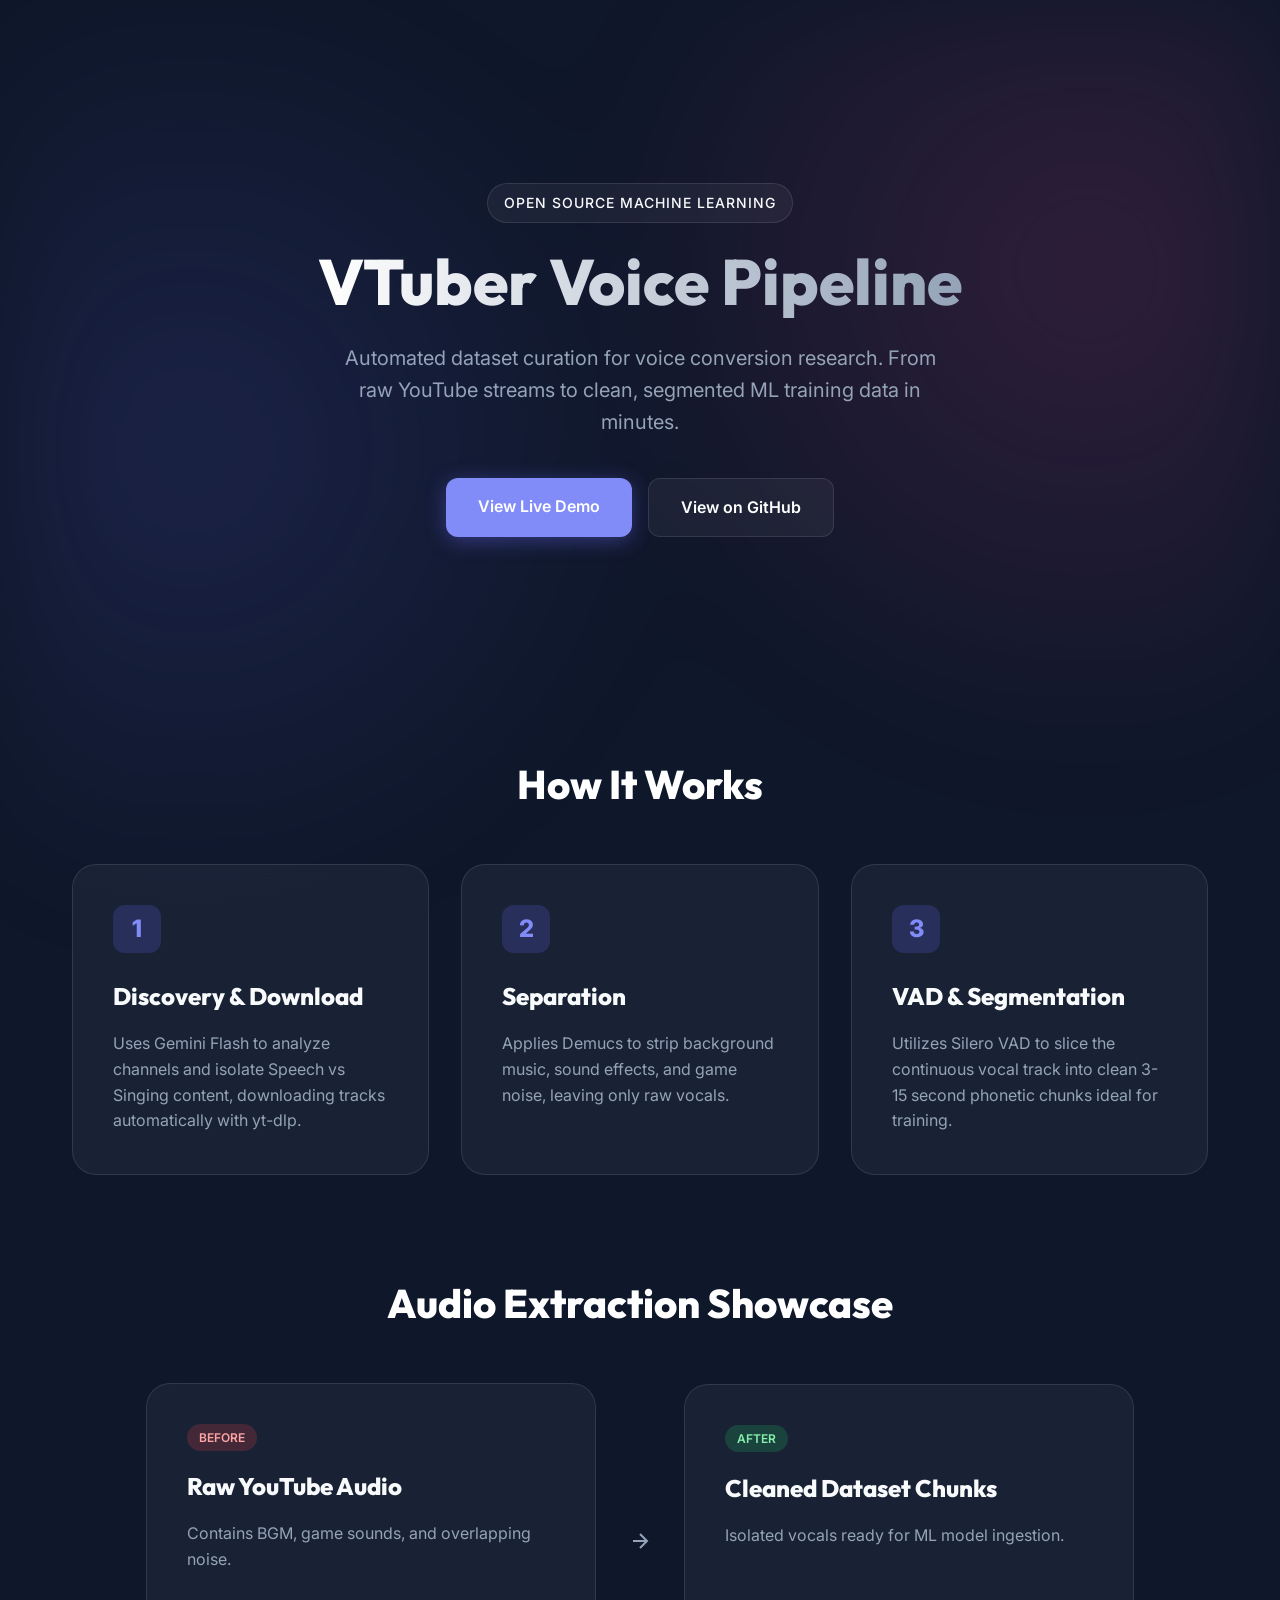
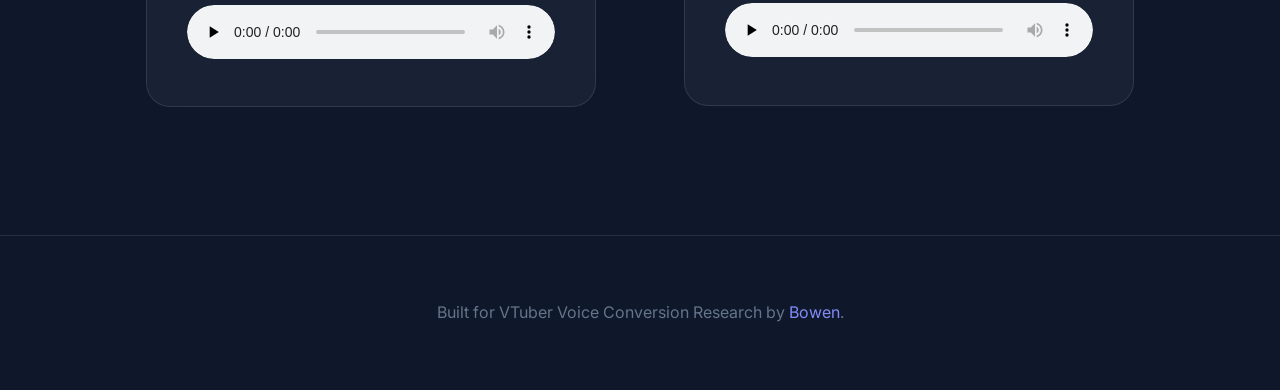
<file: docs/index.html>
<!DOCTYPE html>
<html lang="en">
<head>
    <meta charset="UTF-8">
    <meta name="viewport" content="width=device-width, initial-scale=1.0">
    <title>VTuber Voice Pipeline | Automated Audio Curation</title>
    <meta name="description" content="An automated pipeline for discovering, purifying, and segmenting VTuber audio into clean datasets for ML voice conversion.">
    <link rel="preconnect" href="https://fonts.googleapis.com">
    <link rel="preconnect" href="https://fonts.gstatic.com" crossorigin>
    <link href="https://fonts.googleapis.com/css2?family=Inter:wght@300;400;500;600;700&family=Outfit:wght@400;600;800&display=swap" rel="stylesheet">
    <link rel="stylesheet" href="style.css">
    <script src="script.js" defer></script>
</head>
<body>
    <div class="background-mesh"></div>
    
    <header class="hero">
        <div class="hero-content">
            <span class="badge">Open Source Machine Learning</span>
            <h1>VTuber Voice Pipeline</h1>
            <p class="subtitle">Automated dataset curation for voice conversion research. From raw YouTube streams to clean, segmented ML training data in minutes.</p>
            <div class="hero-actions">
                <a href="#demo" class="btn primary">View Live Demo</a>
                <a href="https://github.com/0hickenduck/arti6_linearvc" class="btn secondary">View on GitHub</a>
            </div>
        </div>
    </header>

    <main>
        <section class="pipeline-section">
            <h2 class="section-title">How It Works</h2>
            <div class="pipeline-steps">
                
                <div class="step-card" data-step="1">
                    <div class="step-icon">1</div>
                    <h3>Discovery & Download</h3>
                    <p>Uses Gemini Flash to analyze channels and isolate Speech vs Singing content, downloading tracks automatically with yt-dlp.</p>
                </div>

                <div class="step-card" data-step="2">
                    <div class="step-icon">2</div>
                    <h3>Separation</h3>
                    <p>Applies Demucs to strip background music, sound effects, and game noise, leaving only raw vocals.</p>
                </div>

                <div class="step-card" data-step="3">
                    <div class="step-icon">3</div>
                    <h3>VAD & Segmentation</h3>
                    <p>Utilizes Silero VAD to slice the continuous vocal track into clean 3-15 second phonetic chunks ideal for training.</p>
                </div>
            </div>
        </section>

        <section id="demo" class="demo-section">
            <h2 class="section-title">Audio Extraction Showcase</h2>
            
            <div class="demo-container">
                <div class="track-card before">
                    <div class="track-header">
                        <span class="tag tag-red">Before</span>
                        <h3>Raw YouTube Audio</h3>
                    </div>
                    <p class="track-desc">Contains BGM, game sounds, and overlapping noise.</p>
                    <div class="audio-player">
                        <!-- Placeholder audio for portfolio demonstration -->
                        <audio controls preload="none">
                            <source src="https://www.w3schools.com/html/horse.mp3" type="audio/mpeg">
                            Your browser does not support the audio element.
                        </audio>
                    </div>
                </div>

                <div class="demo-arrow">
                    <svg width="24" height="24" viewBox="0 0 24 24" fill="none" stroke="currentColor" stroke-width="2"><path d="M5 12h14m-7-7 7 7-7 7"/></svg>
                </div>

                <div class="track-card after">
                    <div class="track-header">
                        <span class="tag tag-green">After</span>
                        <h3>Cleaned Dataset Chunks</h3>
                    </div>
                    <p class="track-desc">Isolated vocals ready for ML model ingestion.</p>
                    <div class="audio-player">
                        <!-- Placeholder audio for portfolio demonstration -->
                        <audio controls preload="none">
                            <source src="https://www.w3schools.com/html/horse.mp3" type="audio/mpeg">
                            Your browser does not support the audio element.
                        </audio>
                    </div>
                </div>
            </div>
        </section>
    </main>

    <footer>
        <p>Built for VTuber Voice Conversion Research by <a href="https://github.com/0hickenduck">Bowen</a>.</p>
    </footer>
</body>
</html>
</file>
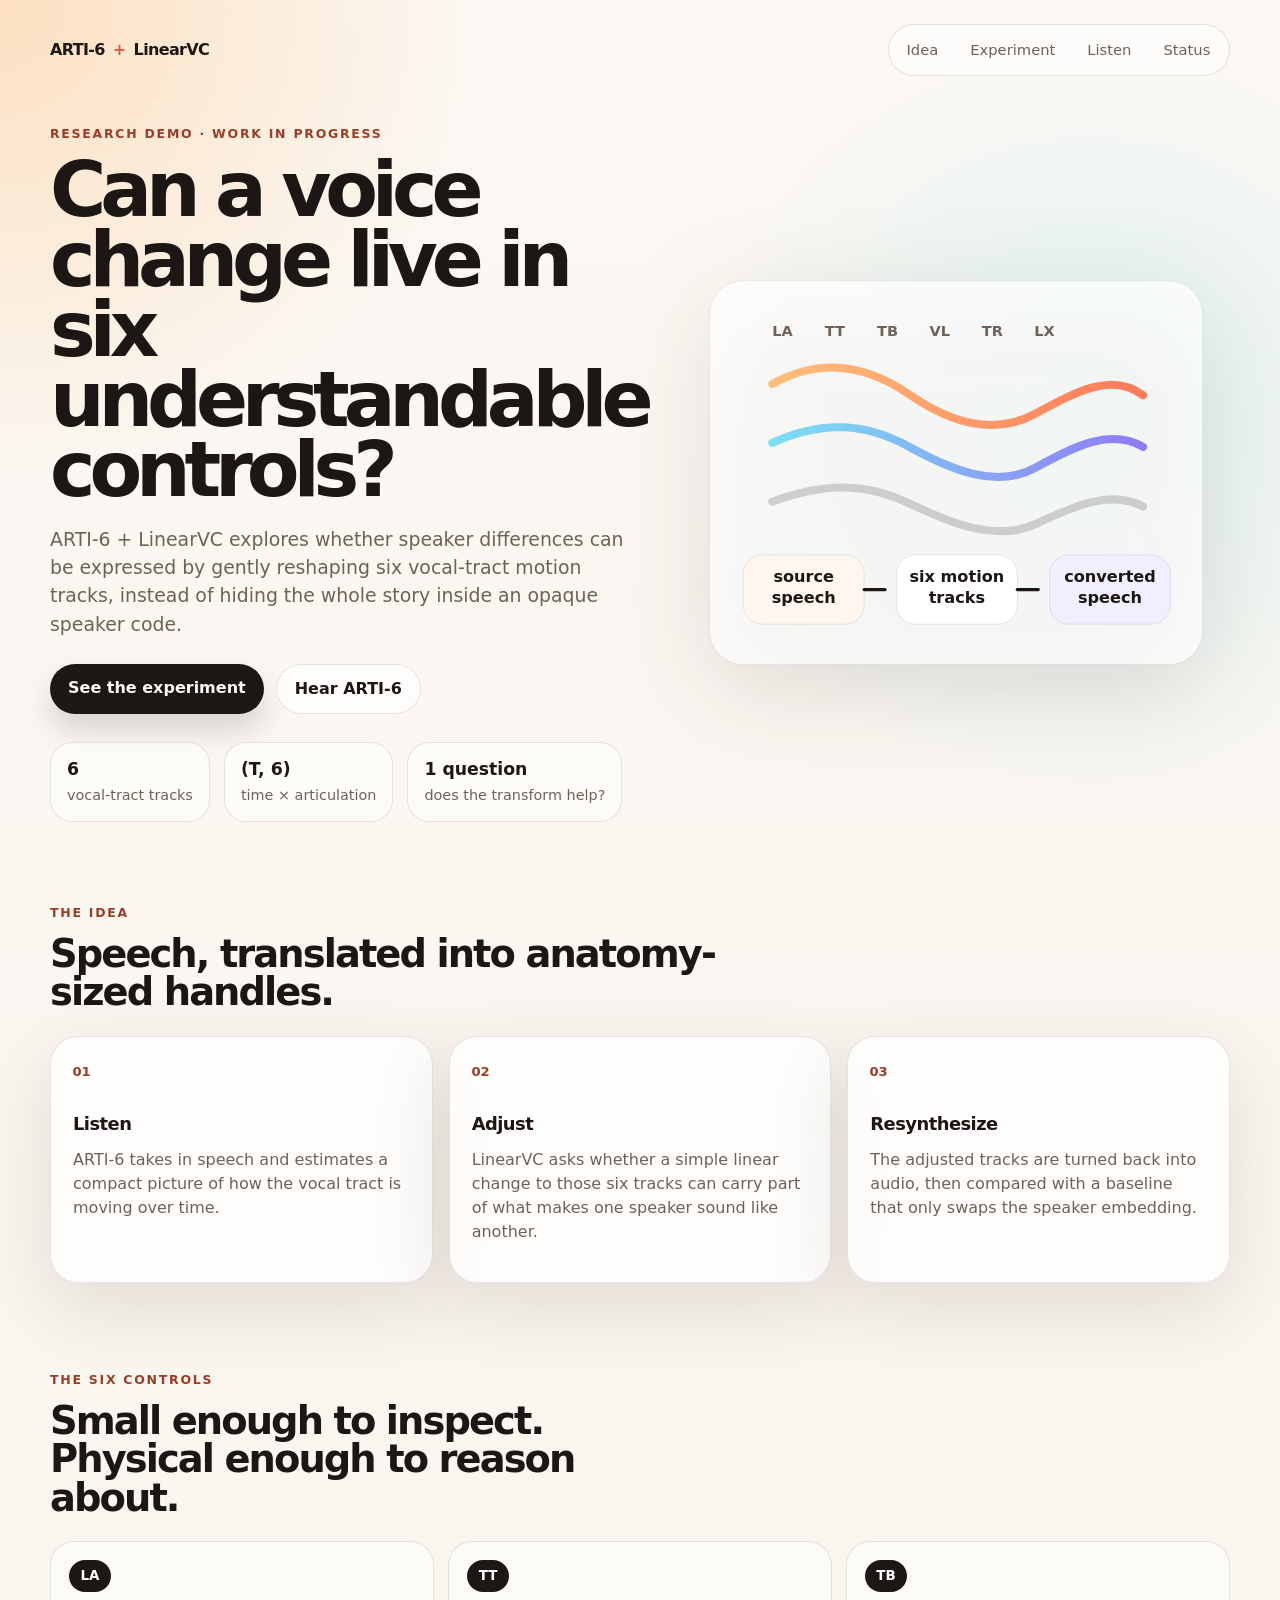
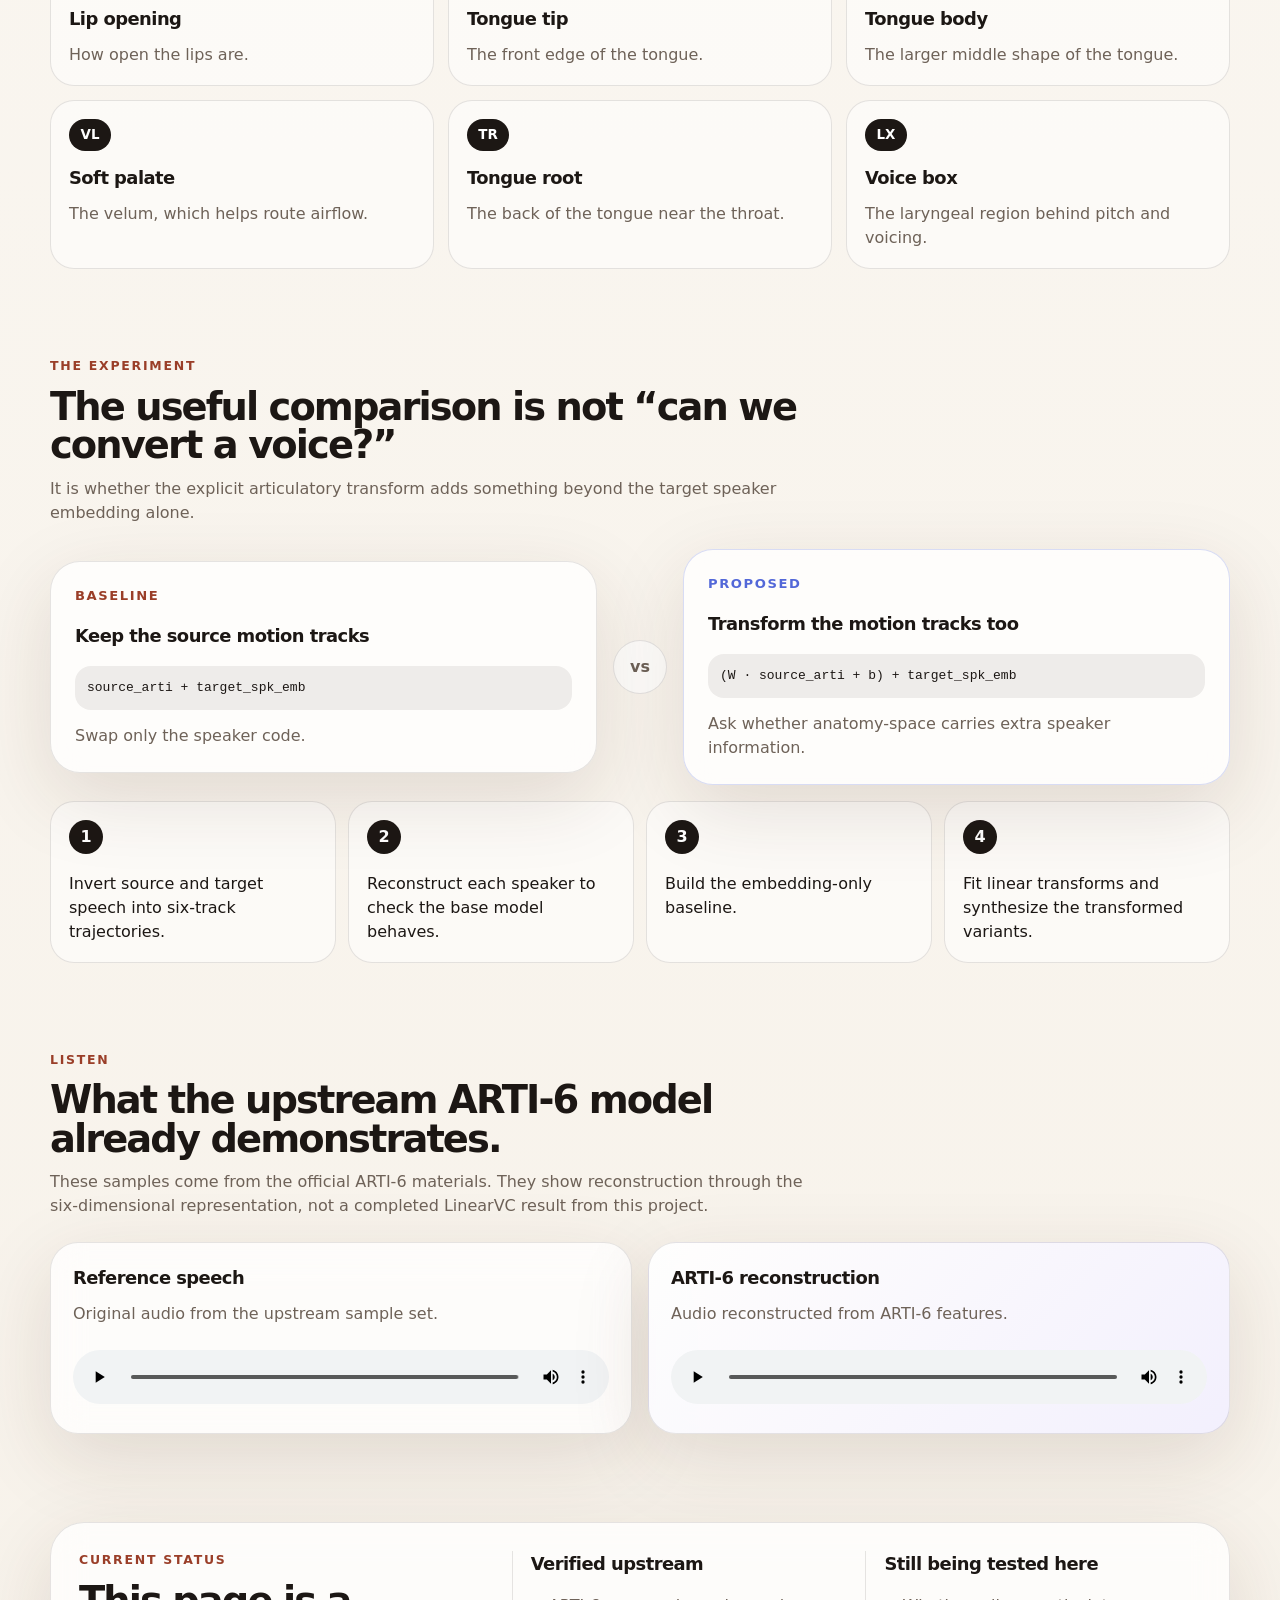
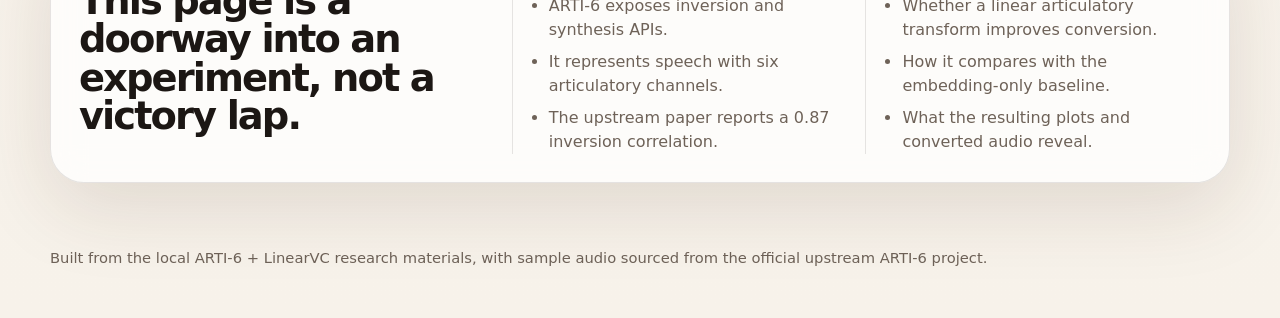
<file: archive/generated_site/site/index.html>
<!doctype html>
<html lang="en">
  <head>
    <meta charset="utf-8" />
    <meta name="viewport" content="width=device-width, initial-scale=1" />
    <meta
      name="description"
      content="ARTI-6 + LinearVC is a research demo that asks whether changing six understandable vocal-tract controls can help explain voice conversion."
    />
    <title>ARTI-6 + LinearVC</title>
    <link rel="stylesheet" href="./styles.css" />
  </head>
  <body>
    <header class="topbar shell">
      <a class="brand" href="#top" aria-label="ARTI-6 + LinearVC home">
        <span>ARTI-6</span>
        <em>+</em>
        <span>LinearVC</span>
      </a>

      <nav aria-label="Primary navigation">
        <a href="#idea">Idea</a>
        <a href="#comparison">Experiment</a>
        <a href="#listen">Listen</a>
        <a href="#status">Status</a>
      </nav>
    </header>

    <main id="top">
      <section class="hero shell">
        <div class="hero-copy">
          <p class="eyebrow">Research demo · work in progress</p>
          <h1>Can a voice change live in six understandable controls?</h1>
          <p class="lede">
            ARTI-6 + LinearVC explores whether speaker differences can be expressed
            by gently reshaping six vocal-tract motion tracks, instead of hiding
            the whole story inside an opaque speaker code.
          </p>

          <div class="hero-actions">
            <a class="button primary" href="#comparison">See the experiment</a>
            <a class="button secondary" href="#listen">Hear ARTI-6</a>
          </div>

          <ul class="fact-row" aria-label="Project highlights">
            <li><strong>6</strong><span>vocal-tract tracks</span></li>
            <li><strong>(T, 6)</strong><span>time × articulation</span></li>
            <li><strong>1 question</strong><span>does the transform help?</span></li>
          </ul>
        </div>

        <div class="hero-visual" aria-hidden="true">
          <svg viewBox="0 0 680 560" role="presentation">
            <defs>
              <linearGradient id="warm" x1="0%" x2="100%">
                <stop offset="0%" stop-color="#ffbe7a" />
                <stop offset="100%" stop-color="#ff7a59" />
              </linearGradient>
              <linearGradient id="cool" x1="0%" x2="100%">
                <stop offset="0%" stop-color="#7bdff2" />
                <stop offset="100%" stop-color="#8f7cf6" />
              </linearGradient>
            </defs>

            <rect x="34" y="42" width="612" height="476" rx="42" class="visual-card" />
            <path
              d="M112 170 C171 137, 227 145, 282 183 S390 233, 438 207 S533 154, 572 184"
              class="wave warm"
            />
            <path
              d="M112 243 C176 214, 229 219, 282 248 S390 300, 438 274 S531 224, 572 248"
              class="wave cool"
            />
            <path
              d="M112 316 C180 291, 230 293, 284 319 S392 365, 438 344 S531 300, 572 322"
              class="wave muted"
            />

            <g class="node source">
              <rect x="76" y="382" width="150" height="86" rx="24" />
              <text x="151" y="416">source</text>
              <text x="151" y="442">speech</text>
            </g>
            <g class="node six">
              <rect x="266" y="382" width="150" height="86" rx="24" />
              <text x="341" y="416">six motion</text>
              <text x="341" y="442">tracks</text>
            </g>
            <g class="node target">
              <rect x="456" y="382" width="150" height="86" rx="24" />
              <text x="531" y="416">converted</text>
              <text x="531" y="442">speech</text>
            </g>
            <path d="M226 425 H252" class="arrow" />
            <path d="M416 425 H442" class="arrow" />

            <g class="chips">
              <text x="112" y="111">LA</text>
              <text x="177" y="111">TT</text>
              <text x="242" y="111">TB</text>
              <text x="307" y="111">VL</text>
              <text x="372" y="111">TR</text>
              <text x="437" y="111">LX</text>
            </g>
          </svg>
        </div>
      </section>

      <section class="shell overview" id="idea">
        <div class="section-heading">
          <p class="eyebrow">The idea</p>
          <h2>Speech, translated into anatomy-sized handles.</h2>
        </div>

        <div class="card-grid three-up">
          <article class="card">
            <span>01</span>
            <h3>Listen</h3>
            <p>
              ARTI-6 takes in speech and estimates a compact picture of how the
              vocal tract is moving over time.
            </p>
          </article>
          <article class="card">
            <span>02</span>
            <h3>Adjust</h3>
            <p>
              LinearVC asks whether a simple linear change to those six tracks can
              carry part of what makes one speaker sound like another.
            </p>
          </article>
          <article class="card">
            <span>03</span>
            <h3>Resynthesize</h3>
            <p>
              The adjusted tracks are turned back into audio, then compared with a
              baseline that only swaps the speaker embedding.
            </p>
          </article>
        </div>
      </section>

      <section class="shell controls">
        <div class="section-heading compact">
          <p class="eyebrow">The six controls</p>
          <h2>Small enough to inspect. Physical enough to reason about.</h2>
        </div>

        <div class="control-grid">
          <article>
            <strong>LA</strong>
            <h3>Lip opening</h3>
            <p>How open the lips are.</p>
          </article>
          <article>
            <strong>TT</strong>
            <h3>Tongue tip</h3>
            <p>The front edge of the tongue.</p>
          </article>
          <article>
            <strong>TB</strong>
            <h3>Tongue body</h3>
            <p>The larger middle shape of the tongue.</p>
          </article>
          <article>
            <strong>VL</strong>
            <h3>Soft palate</h3>
            <p>The velum, which helps route airflow.</p>
          </article>
          <article>
            <strong>TR</strong>
            <h3>Tongue root</h3>
            <p>The back of the tongue near the throat.</p>
          </article>
          <article>
            <strong>LX</strong>
            <h3>Voice box</h3>
            <p>The laryngeal region behind pitch and voicing.</p>
          </article>
        </div>
      </section>

      <section class="shell experiment" id="comparison">
        <div class="section-heading">
          <p class="eyebrow">The experiment</p>
          <h2>The useful comparison is not “can we convert a voice?”</h2>
          <p>
            It is whether the explicit articulatory transform adds something beyond
            the target speaker embedding alone.
          </p>
        </div>

        <div class="comparison">
          <article class="lane baseline">
            <p>Baseline</p>
            <h3>Keep the source motion tracks</h3>
            <code>source_arti + target_spk_emb</code>
            <span>Swap only the speaker code.</span>
          </article>

          <div class="versus" aria-hidden="true">vs</div>

          <article class="lane proposed">
            <p>Proposed</p>
            <h3>Transform the motion tracks too</h3>
            <code>(W · source_arti + b) + target_spk_emb</code>
            <span>Ask whether anatomy-space carries extra speaker information.</span>
          </article>
        </div>

        <div class="pipeline" role="list" aria-label="Planned pipeline">
          <div role="listitem">
            <span>1</span>
            <p>Invert source and target speech into six-track trajectories.</p>
          </div>
          <div role="listitem">
            <span>2</span>
            <p>Reconstruct each speaker to check the base model behaves.</p>
          </div>
          <div role="listitem">
            <span>3</span>
            <p>Build the embedding-only baseline.</p>
          </div>
          <div role="listitem">
            <span>4</span>
            <p>Fit linear transforms and synthesize the transformed variants.</p>
          </div>
        </div>
      </section>

      <section class="shell listening" id="listen">
        <div class="section-heading">
          <p class="eyebrow">Listen</p>
          <h2>What the upstream ARTI-6 model already demonstrates.</h2>
          <p>
            These samples come from the official ARTI-6 materials. They show
            reconstruction through the six-dimensional representation, not a
            completed LinearVC result from this project.
          </p>
        </div>

        <div class="audio-grid">
          <article class="audio-card">
            <h3>Reference speech</h3>
            <p>Original audio from the upstream sample set.</p>
            <audio controls preload="metadata">
              <source src="./assets/audio/reference.wav" type="audio/wav" />
            </audio>
          </article>
          <article class="audio-card accent">
            <h3>ARTI-6 reconstruction</h3>
            <p>Audio reconstructed from ARTI-6 features.</p>
            <audio controls preload="metadata">
              <source src="./assets/audio/arti6-reconstruction.wav" type="audio/wav" />
            </audio>
          </article>
        </div>
      </section>

      <section class="shell status" id="status">
        <div class="status-panel">
          <div>
            <p class="eyebrow">Current status</p>
            <h2>This page is a doorway into an experiment, not a victory lap.</h2>
          </div>

          <div class="status-columns">
            <article>
              <h3>Verified upstream</h3>
              <ul>
                <li>ARTI-6 exposes inversion and synthesis APIs.</li>
                <li>It represents speech with six articulatory channels.</li>
                <li>The upstream paper reports a 0.87 inversion correlation.</li>
              </ul>
            </article>
            <article>
              <h3>Still being tested here</h3>
              <ul>
                <li>Whether a linear articulatory transform improves conversion.</li>
                <li>How it compares with the embedding-only baseline.</li>
                <li>What the resulting plots and converted audio reveal.</li>
              </ul>
            </article>
          </div>
        </div>
      </section>
    </main>

    <footer class="shell footer">
      <p>
        Built from the local ARTI-6 + LinearVC research materials, with sample
        audio sourced from the official upstream ARTI-6 project.
      </p>
    </footer>
  </body>
</html>
</file>
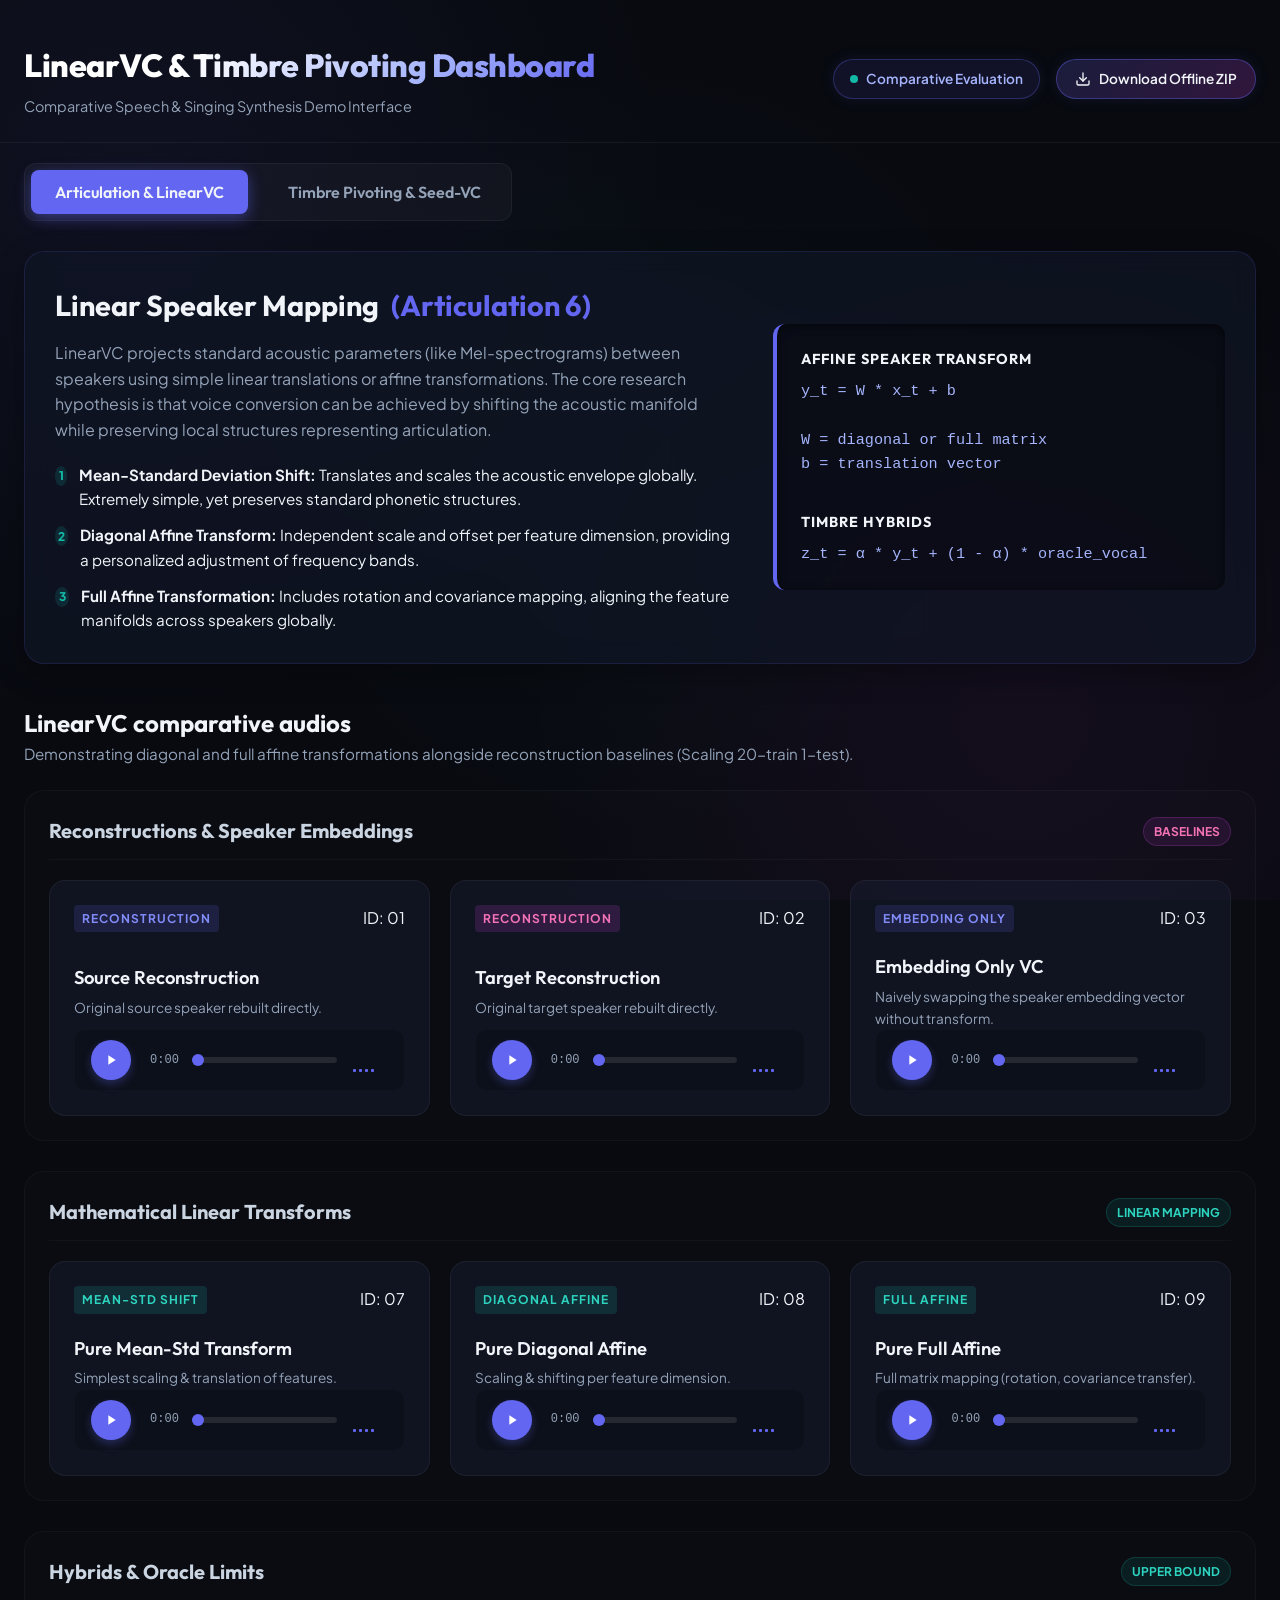
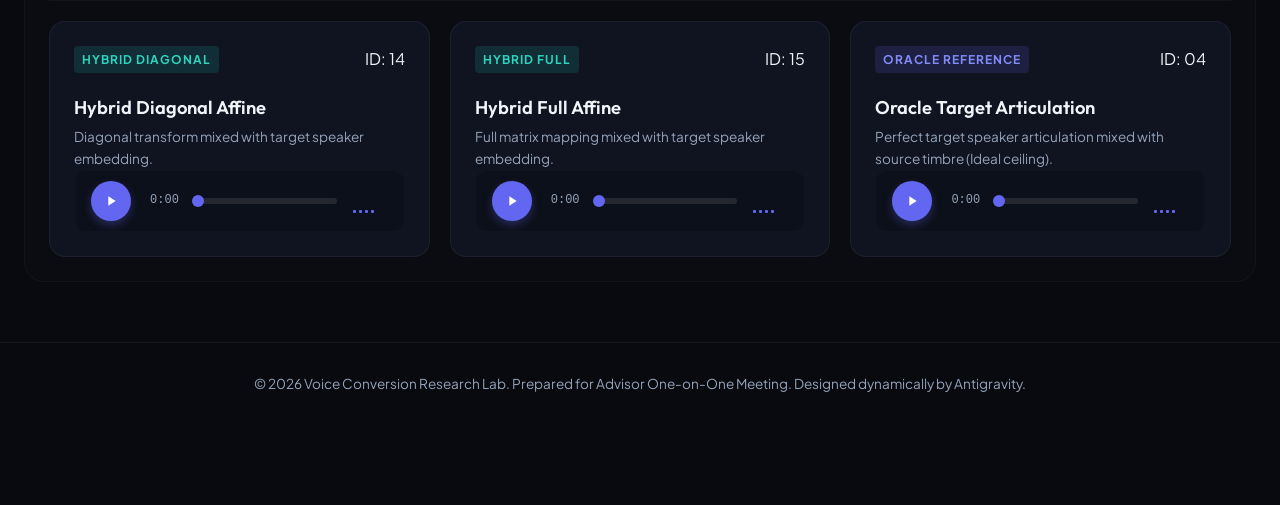
<file: docs/demos/meeting_demo/index.html>
<!DOCTYPE html>
<html lang="en">
<head>
    <meta charset="UTF-8">
    <meta name="viewport" content="width=device-width, initial-scale=1.0">
    <title>Voice Conversion Comparative Dashboard</title>
    <link href="https://fonts.googleapis.com/css2?family=Outfit:wght@300;400;500;600;700;800&family=Plus+Jakarta+Sans:wght@300;400;500;600;700&display=swap" rel="stylesheet">
    <style>
        :root {
            --bg-base: #080a10;
            --bg-surface: rgba(17, 22, 37, 0.7);
            --bg-card: rgba(26, 32, 53, 0.45);
            --border-glow: rgba(99, 102, 241, 0.15);
            --primary: #6366f1;
            --primary-glow: rgba(99, 102, 241, 0.45);
            --secondary: #14b8a6;
            --secondary-glow: rgba(20, 184, 166, 0.45);
            --accent: #d946ef;
            --text-main: #f1f5f9;
            --text-muted: #94a3b8;
            --font-display: 'Outfit', sans-serif;
            --font-body: 'Plus Jakarta Sans', sans-serif;
        }

        * {
            box-sizing: border-box;
            margin: 0;
            padding: 0;
            scrollbar-width: thin;
            scrollbar-color: var(--primary) transparent;
        }

        body {
            background-color: var(--bg-base);
            background-image: 
                radial-gradient(circle at 10% 20%, rgba(99, 102, 241, 0.08) 0%, transparent 40%),
                radial-gradient(circle at 80% 80%, rgba(217, 70, 239, 0.06) 0%, transparent 40%),
                radial-gradient(circle at 50% 50%, rgba(20, 184, 166, 0.04) 0%, transparent 50%);
            background-attachment: fixed;
            color: var(--text-main);
            font-family: var(--font-body);
            line-height: 1.6;
            overflow-x: hidden;
            padding-bottom: 80px;
        }

        header {
            max-width: 1400px;
            margin: 40px auto 20px auto;
            padding: 0 24px;
            display: flex;
            justify-content: space-between;
            align-items: center;
            border-bottom: 1px solid rgba(255, 255, 255, 0.05);
            padding-bottom: 24px;
        }

        .logo-section h1 {
            font-family: var(--font-display);
            font-size: 2rem;
            font-weight: 800;
            letter-spacing: -0.5px;
            background: linear-gradient(135deg, #fff 30%, #a5b4fc 70%, var(--primary) 100%);
            -webkit-background-clip: text;
            -webkit-text-fill-color: transparent;
            display: flex;
            align-items: center;
            gap: 12px;
        }

        .logo-section p {
            font-size: 0.9rem;
            color: var(--text-muted);
            margin-top: 4px;
        }

        .demo-badge {
            background: rgba(99, 102, 241, 0.1);
            border: 1px solid rgba(99, 102, 241, 0.3);
            border-radius: 100px;
            padding: 8px 16px;
            font-size: 0.85rem;
            font-weight: 600;
            color: #a5b4fc;
            display: flex;
            align-items: center;
            gap: 8px;
            box-shadow: 0 0 15px rgba(99, 102, 241, 0.1);
        }

        .pulse-dot {
            width: 8px;
            height: 8px;
            background-color: var(--secondary);
            border-radius: 50%;
            display: inline-block;
            animation: pulse 2s infinite;
        }

        @keyframes pulse {
            0% { transform: scale(0.95); box-shadow: 0 0 0 0 rgba(20, 184, 166, 0.7); }
            70% { transform: scale(1); box-shadow: 0 0 0 8px rgba(20, 184, 166, 0); }
            100% { transform: scale(0.95); box-shadow: 0 0 0 0 rgba(20, 184, 166, 0); }
        }

        main {
            max-width: 1400px;
            margin: 0 auto;
            padding: 0 24px;
        }

        .nav-tabs {
            display: flex;
            gap: 16px;
            margin-bottom: 30px;
            background: rgba(255, 255, 255, 0.03);
            padding: 6px;
            border-radius: 12px;
            width: fit-content;
            border: 1px solid rgba(255, 255, 255, 0.05);
        }

        .tab-btn {
            background: transparent;
            border: none;
            color: var(--text-muted);
            padding: 12px 24px;
            font-family: var(--font-display);
            font-size: 1rem;
            font-weight: 600;
            border-radius: 8px;
            cursor: pointer;
            transition: all 0.3s cubic-bezier(0.4, 0, 0.2, 1);
        }

        .tab-btn.active {
            background: var(--primary);
            color: var(--text-main);
            box-shadow: 0 4px 15px var(--primary-glow);
        }

        .tab-btn:hover:not(.active) {
            color: var(--text-main);
            background: rgba(255, 255, 255, 0.05);
        }

        .tab-content {
            display: none;
            animation: fadeIn 0.4s ease-out;
        }

        .tab-content.active {
            display: block;
        }

        @keyframes fadeIn {
            from { opacity: 0; transform: translateY(10px); }
            to { opacity: 1; transform: translateY(0); }
        }

        /* Hero Theory Card */
        .theory-card {
            background: var(--bg-surface);
            border: 1px solid var(--border-glow);
            border-radius: 20px;
            padding: 30px;
            margin-bottom: 40px;
            backdrop-filter: blur(12px);
            box-shadow: 0 10px 30px rgba(0, 0, 0, 0.3);
            display: grid;
            grid-template-columns: 3fr 2fr;
            gap: 40px;
            align-items: center;
        }

        .theory-text h2 {
            font-family: var(--font-display);
            font-size: 1.8rem;
            margin-bottom: 12px;
            display: flex;
            align-items: center;
            gap: 12px;
        }

        .theory-text h2 span {
            color: var(--primary);
        }

        .theory-text p {
            color: var(--text-muted);
            font-size: 1rem;
            margin-bottom: 20px;
        }

        .theory-points {
            display: flex;
            flex-direction: column;
            gap: 12px;
        }

        .point-item {
            display: flex;
            align-items: flex-start;
            gap: 12px;
        }

        .point-icon {
            width: 20px;
            height: 20px;
            border-radius: 50%;
            background: rgba(20, 184, 166, 0.15);
            color: var(--secondary);
            display: flex;
            align-items: center;
            justify-content: center;
            font-size: 0.75rem;
            font-weight: 800;
            margin-top: 3px;
        }

        .point-item p {
            font-size: 0.95rem;
            color: var(--text-main);
            margin: 0;
        }

        .math-block {
            background: rgba(0, 0, 0, 0.3);
            border-radius: 12px;
            padding: 24px;
            border-left: 4px solid var(--primary);
            font-family: 'Courier New', Courier, monospace;
            font-size: 0.95rem;
            color: #a5b4fc;
            box-shadow: inset 0 2px 8px rgba(0, 0, 0, 0.5);
        }

        .math-title {
            font-family: var(--font-display);
            font-weight: 700;
            color: var(--text-main);
            margin-bottom: 8px;
            font-size: 0.9rem;
            text-transform: uppercase;
            letter-spacing: 1px;
        }

        /* Demo Grid */
        .demo-section-header {
            margin-bottom: 24px;
        }

        .demo-section-header h3 {
            font-family: var(--font-display);
            font-size: 1.5rem;
            font-weight: 700;
        }

        .demo-section-header p {
            color: var(--text-muted);
            font-size: 0.95rem;
        }

        .comparison-grid {
            display: grid;
            grid-template-columns: 1fr;
            gap: 24px;
            margin-bottom: 40px;
        }

        /* Premium Audio Card */
        .audio-card {
            background: var(--bg-card);
            border: 1px solid rgba(255, 255, 255, 0.05);
            border-radius: 16px;
            padding: 24px;
            transition: all 0.3s cubic-bezier(0.4, 0, 0.2, 1);
            position: relative;
            overflow: hidden;
            display: flex;
            flex-direction: column;
            justify-content: space-between;
        }

        .audio-card::before {
            content: '';
            position: absolute;
            top: 0;
            left: 0;
            width: 100%;
            height: 4px;
            background: linear-gradient(90deg, var(--primary), var(--secondary));
            opacity: 0;
            transition: opacity 0.3s ease;
        }

        .audio-card:hover {
            transform: translateY(-4px);
            border-color: rgba(99, 102, 241, 0.25);
            background: rgba(26, 32, 53, 0.6);
            box-shadow: 0 10px 25px rgba(0, 0, 0, 0.4);
        }

        .audio-card:hover::before {
            opacity: 1;
        }

        .card-header {
            display: flex;
            justify-content: space-between;
            align-items: flex-start;
            margin-bottom: 20px;
        }

        .card-tag {
            font-size: 0.75rem;
            font-weight: 700;
            text-transform: uppercase;
            letter-spacing: 1px;
            padding: 4px 8px;
            border-radius: 4px;
        }

        .tag-source { background: rgba(99, 102, 241, 0.15); color: #818cf8; }
        .tag-target { background: rgba(217, 70, 239, 0.15); color: #f472b6; }
        .tag-converted { background: rgba(20, 184, 166, 0.15); color: #2dd4bf; }

        .card-title-area h4 {
            font-family: var(--font-display);
            font-size: 1.15rem;
            font-weight: 600;
            margin-bottom: 4px;
        }

        .card-title-area p {
            font-size: 0.85rem;
            color: var(--text-muted);
        }

        /* Waveform Player */
        .player-interface {
            display: flex;
            flex-direction: column;
            gap: 12px;
        }

        .custom-player {
            display: flex;
            align-items: center;
            gap: 16px;
            background: rgba(0, 0, 0, 0.2);
            padding: 10px 16px;
            border-radius: 12px;
            border: 1px solid rgba(255, 255, 255, 0.02);
        }

        .play-btn {
            width: 40px;
            height: 40px;
            border-radius: 50%;
            background: var(--primary);
            border: none;
            color: white;
            display: flex;
            align-items: center;
            justify-content: center;
            cursor: pointer;
            transition: all 0.2s ease;
            box-shadow: 0 4px 10px rgba(99, 102, 241, 0.3);
        }

        .play-btn:hover {
            transform: scale(1.08);
            background: #4f46e5;
            box-shadow: 0 4px 15px rgba(99, 102, 241, 0.5);
        }

        .play-btn svg {
            width: 16px;
            height: 16px;
            fill: currentColor;
        }

        .play-btn.playing {
            background: var(--secondary);
            box-shadow: 0 4px 10px rgba(20, 184, 166, 0.3);
        }

        .time-slider-container {
            flex-grow: 1;
            display: flex;
            align-items: center;
            gap: 10px;
        }

        .time-display {
            font-size: 0.75rem;
            font-family: monospace;
            color: var(--text-muted);
            width: 35px;
            text-align: center;
        }

        .seek-slider {
            flex-grow: 1;
            -webkit-appearance: none;
            appearance: none;
            height: 6px;
            background: rgba(255, 255, 255, 0.1);
            border-radius: 3px;
            outline: none;
            cursor: pointer;
        }

        .seek-slider::-webkit-slider-thumb {
            -webkit-appearance: none;
            appearance: none;
            width: 12px;
            height: 12px;
            border-radius: 50%;
            background: var(--primary);
            cursor: pointer;
            transition: transform 0.1s ease;
        }

        .seek-slider::-webkit-slider-thumb:hover {
            transform: scale(1.3);
        }

        /* Equalizer Animation */
        .equalizer {
            display: flex;
            align-items: flex-end;
            gap: 3px;
            height: 24px;
            width: 35px;
        }

        .eq-bar {
            width: 3px;
            height: 3px;
            background-color: var(--primary);
            border-radius: 1px;
            transition: height 0.15s ease;
        }

        .playing + .equalizer .eq-bar {
            background-color: var(--secondary);
            animation: bounce 0.8s infinite alternate;
        }

        .playing + .equalizer .eq-bar:nth-child(2) { animation-delay: 0.15s; }
        .playing + .equalizer .eq-bar:nth-child(3) { animation-delay: 0.3s; }
        .playing + .equalizer .eq-bar:nth-child(4) { animation-delay: 0.45s; }
        .playing + .equalizer .eq-bar:nth-child(5) { animation-delay: 0.6s; }

        @keyframes bounce {
            10% { height: 6px; }
            30% { height: 18px; }
            60% { height: 9px; }
            90% { height: 22px; }
            100% { height: 4px; }
        }

        /* Grid Combinator Layout */
        .vc-row {
            background: rgba(255, 255, 255, 0.01);
            border: 1px solid rgba(255, 255, 255, 0.03);
            border-radius: 20px;
            padding: 24px;
            margin-bottom: 30px;
        }

        .row-header {
            margin-bottom: 20px;
            border-bottom: 1px solid rgba(255, 255, 255, 0.03);
            padding-bottom: 12px;
            display: flex;
            justify-content: space-between;
            align-items: center;
        }

        .row-header h4 {
            font-family: var(--font-display);
            font-size: 1.25rem;
            color: #cbd5e1;
            display: flex;
            align-items: center;
            gap: 10px;
        }

        .card-row-grid {
            display: grid;
            grid-template-columns: repeat(auto-fit, minmax(320px, 1fr));
            gap: 20px;
        }

        .pill-badge {
            background: rgba(20, 184, 166, 0.1);
            border: 1px solid rgba(20, 184, 166, 0.2);
            color: #2dd4bf;
            font-size: 0.75rem;
            font-weight: 700;
            padding: 4px 10px;
            border-radius: 100px;
            text-transform: uppercase;
        }

        .pill-badge.red {
            background: rgba(217, 70, 239, 0.1);
            border: 1px solid rgba(217, 70, 239, 0.2);
            color: #f472b6;
        }

        /* Footer styling */
        footer {
            max-width: 1400px;
            margin: 60px auto 0 auto;
            padding: 30px 24px;
            text-align: center;
            border-top: 1px solid rgba(255, 255, 255, 0.05);
            color: var(--text-muted);
            font-size: 0.85rem;
        }

        footer a {
            color: var(--primary);
            text-decoration: none;
        }

        .header-actions {
            display: flex;
            align-items: center;
            gap: 16px;
        }

        .download-btn {
            background: linear-gradient(135deg, rgba(99, 102, 241, 0.2), rgba(217, 70, 239, 0.2));
            border: 1px solid rgba(99, 102, 241, 0.4);
            border-radius: 100px;
            padding: 8px 18px;
            font-size: 0.85rem;
            font-weight: 600;
            color: #f1f5f9;
            text-decoration: none;
            display: inline-flex;
            align-items: center;
            cursor: pointer;
            transition: all 0.3s ease;
            box-shadow: 0 0 15px rgba(99, 102, 241, 0.1);
        }

        .download-btn:hover {
            background: linear-gradient(135deg, rgba(99, 102, 241, 0.35), rgba(217, 70, 239, 0.35));
            border-color: rgba(217, 70, 239, 0.6);
            transform: translateY(-2px);
            box-shadow: 0 4px 20px rgba(99, 102, 241, 0.25);
        }
    </style>
</head>
<body>

    <header>
        <div class="logo-section">
            <h1>LinearVC & Timbre Pivoting Dashboard</h1>
            <p>Comparative Speech & Singing Synthesis Demo Interface</p>
        </div>
        <div class="header-actions">
            <div class="demo-badge">
                <span class="pulse-dot"></span>
                Comparative Evaluation
            </div>
            <a href="meeting_demo.zip" class="download-btn" download>
                <svg width="16" height="16" viewBox="0 0 24 24" fill="none" stroke="currentColor" stroke-width="2" stroke-linecap="round" stroke-linejoin="round" style="margin-right: 8px;"><path d="M21 15v4a2 2 0 0 1-2 2H5a2 2 0 0 1-2-2v-4"></path><polyline points="7 10 12 15 17 10"></polyline><line x1="12" y1="15" x2="12" y2="3"></line></svg>
                Download Offline ZIP
            </a>
        </div>
    </header>

    <main>
        <div class="nav-tabs">
            <button class="tab-btn active" onclick="switchTab('linearvc')">Articulation & LinearVC</button>
            <button class="tab-btn" onclick="switchTab('seedvc')">Timbre Pivoting & Seed-VC</button>
        </div>

        <!-- TAB 1: LINEAR VOICE CONVERSION -->
        <div id="linearvc" class="tab-content active">
            
            <div class="theory-card">
                <div class="theory-text">
                    <h2>Linear Speaker Mapping <span>(Articulation 6)</span></h2>
                    <p>LinearVC projects standard acoustic parameters (like Mel-spectrograms) between speakers using simple linear translations or affine transformations. The core research hypothesis is that voice conversion can be achieved by shifting the acoustic manifold while preserving local structures representing articulation.</p>
                    <div class="theory-points">
                        <div class="point-item">
                            <div class="point-icon">1</div>
                            <p><strong>Mean-Standard Deviation Shift:</strong> Translates and scales the acoustic envelope globally. Extremely simple, yet preserves standard phonetic structures.</p>
                        </div>
                        <div class="point-item">
                            <div class="point-icon">2</div>
                            <p><strong>Diagonal Affine Transform:</strong> Independent scale and offset per feature dimension, providing a personalized adjustment of frequency bands.</p>
                        </div>
                        <div class="point-item">
                            <div class="point-icon">3</div>
                            <p><strong>Full Affine Transformation:</strong> Includes rotation and covariance mapping, aligning the feature manifolds across speakers globally.</p>
                        </div>
                    </div>
                </div>
                <div>
                    <div class="math-block">
                        <div class="math-title">Affine Speaker Transform</div>
                        <!-- Math equations in plain text -->
                        y_t = W * x_t + b<br><br>
                        W = diagonal or full matrix<br>
                        b = translation vector<br><br>
                        <div class="math-title" style="margin-top: 10px;">Timbre Hybrids</div>
                        z_t = α * y_t + (1 - α) * oracle_vocal
                    </div>
                </div>
            </div>

            <div class="demo-section-header">
                <h3>LinearVC comparative audios</h3>
                <p>Demonstrating diagonal and full affine transformations alongside reconstruction baselines (Scaling 20-train 1-test).</p>
            </div>

            <!-- ROW 1: Reconstructions and baselines -->
            <div class="vc-row">
                <div class="row-header">
                    <h4>Reconstructions & Speaker Embeddings</h4>
                    <span class="pill-badge red">Baselines</span>
                </div>
                <div class="card-row-grid">
                    
                    <!-- Card 1 -->
                    <div class="audio-card">
                        <div class="card-header">
                            <span class="card-tag tag-source">Reconstruction</span>
                            <p>ID: 01</p>
                        </div>
                        <div class="card-title-area">
                            <h4>Source Reconstruction</h4>
                            <p>Original source speaker rebuilt directly.</p>
                        </div>
                        <div class="player-interface">
                            <div class="custom-player">
                                <button class="play-btn" onclick="togglePlay('audio-linear-1')">
                                    <svg viewBox="0 0 24 24"><path d="M8 5v14l11-7z"/></svg>
                                </button>
                                <div class="time-slider-container">
                                    <span class="time-display">0:00</span>
                                    <input type="range" class="seek-slider" value="0" max="100">
                                </div>
                                <div class="equalizer">
                                    <div class="eq-bar"></div>
                                    <div class="eq-bar"></div>
                                    <div class="eq-bar"></div>
                                    <div class="eq-bar"></div>
                                </div>
                            </div>
                            <audio id="audio-linear-1" src="audio/linearvc_01.wav"></audio>
                        </div>
                    </div>

                    <!-- Card 2 -->
                    <div class="audio-card">
                        <div class="card-header">
                            <span class="card-tag tag-target">Reconstruction</span>
                            <p>ID: 02</p>
                        </div>
                        <div class="card-title-area">
                            <h4>Target Reconstruction</h4>
                            <p>Original target speaker rebuilt directly.</p>
                        </div>
                        <div class="player-interface">
                            <div class="custom-player">
                                <button class="play-btn" onclick="togglePlay('audio-linear-2')">
                                    <svg viewBox="0 0 24 24"><path d="M8 5v14l11-7z"/></svg>
                                </button>
                                <div class="time-slider-container">
                                    <span class="time-display">0:00</span>
                                    <input type="range" class="seek-slider" value="0" max="100">
                                </div>
                                <div class="equalizer">
                                    <div class="eq-bar"></div>
                                    <div class="eq-bar"></div>
                                    <div class="eq-bar"></div>
                                    <div class="eq-bar"></div>
                                </div>
                            </div>
                            <audio id="audio-linear-2" src="audio/linearvc_02.wav"></audio>
                        </div>
                    </div>

                    <!-- Card 3 -->
                    <div class="audio-card">
                        <div class="card-header">
                            <span class="card-tag tag-source">Embedding Only</span>
                            <p>ID: 03</p>
                        </div>
                        <div class="card-title-area">
                            <h4>Embedding Only VC</h4>
                            <p>Naively swapping the speaker embedding vector without transform.</p>
                        </div>
                        <div class="player-interface">
                            <div class="custom-player">
                                <button class="play-btn" onclick="togglePlay('audio-linear-3')">
                                    <svg viewBox="0 0 24 24"><path d="M8 5v14l11-7z"/></svg>
                                </button>
                                <div class="time-slider-container">
                                    <span class="time-display">0:00</span>
                                    <input type="range" class="seek-slider" value="0" max="100">
                                </div>
                                <div class="equalizer">
                                    <div class="eq-bar"></div>
                                    <div class="eq-bar"></div>
                                    <div class="eq-bar"></div>
                                    <div class="eq-bar"></div>
                                </div>
                            </div>
                            <audio id="audio-linear-3" src="audio/linearvc_03.wav"></audio>
                        </div>
                    </div>

                </div>
            </div>

            <!-- ROW 2: Transforms -->
            <div class="vc-row">
                <div class="row-header">
                    <h4>Mathematical Linear Transforms</h4>
                    <span class="pill-badge">Linear Mapping</span>
                </div>
                <div class="card-row-grid">
                    
                    <!-- Card 4 -->
                    <div class="audio-card">
                        <div class="card-header">
                            <span class="card-tag tag-converted">Mean-Std Shift</span>
                            <p>ID: 07</p>
                        </div>
                        <div class="card-title-area">
                            <h4>Pure Mean-Std Transform</h4>
                            <p>Simplest scaling & translation of features.</p>
                        </div>
                        <div class="player-interface">
                            <div class="custom-player">
                                <button class="play-btn" onclick="togglePlay('audio-linear-7')">
                                    <svg viewBox="0 0 24 24"><path d="M8 5v14l11-7z"/></svg>
                                </button>
                                <div class="time-slider-container">
                                    <span class="time-display">0:00</span>
                                    <input type="range" class="seek-slider" value="0" max="100">
                                </div>
                                <div class="equalizer">
                                    <div class="eq-bar"></div>
                                    <div class="eq-bar"></div>
                                    <div class="eq-bar"></div>
                                    <div class="eq-bar"></div>
                                </div>
                            </div>
                            <audio id="audio-linear-7" src="audio/linearvc_07.wav"></audio>
                        </div>
                    </div>

                    <!-- Card 5 -->
                    <div class="audio-card">
                        <div class="card-header">
                            <span class="card-tag tag-converted">Diagonal Affine</span>
                            <p>ID: 08</p>
                        </div>
                        <div class="card-title-area">
                            <h4>Pure Diagonal Affine</h4>
                            <p>Scaling & shifting per feature dimension.</p>
                        </div>
                        <div class="player-interface">
                            <div class="custom-player">
                                <button class="play-btn" onclick="togglePlay('audio-linear-8')">
                                    <svg viewBox="0 0 24 24"><path d="M8 5v14l11-7z"/></svg>
                                </button>
                                <div class="time-slider-container">
                                    <span class="time-display">0:00</span>
                                    <input type="range" class="seek-slider" value="0" max="100">
                                </div>
                                <div class="equalizer">
                                    <div class="eq-bar"></div>
                                    <div class="eq-bar"></div>
                                    <div class="eq-bar"></div>
                                    <div class="eq-bar"></div>
                                </div>
                            </div>
                            <audio id="audio-linear-8" src="audio/linearvc_08.wav"></audio>
                        </div>
                    </div>

                    <!-- Card 6 -->
                    <div class="audio-card">
                        <div class="card-header">
                            <span class="card-tag tag-converted">Full Affine</span>
                            <p>ID: 09</p>
                        </div>
                        <div class="card-title-area">
                            <h4>Pure Full Affine</h4>
                            <p>Full matrix mapping (rotation, covariance transfer).</p>
                        </div>
                        <div class="player-interface">
                            <div class="custom-player">
                                <button class="play-btn" onclick="togglePlay('audio-linear-9')">
                                    <svg viewBox="0 0 24 24"><path d="M8 5v14l11-7z"/></svg>
                                </button>
                                <div class="time-slider-container">
                                    <span class="time-display">0:00</span>
                                    <input type="range" class="seek-slider" value="0" max="100">
                                </div>
                                <div class="equalizer">
                                    <div class="eq-bar"></div>
                                    <div class="eq-bar"></div>
                                    <div class="eq-bar"></div>
                                    <div class="eq-bar"></div>
                                </div>
                            </div>
                            <audio id="audio-linear-9" src="audio/linearvc_09.wav"></audio>
                        </div>
                    </div>

                </div>
            </div>

            <!-- ROW 3: Hybrids & Oracle -->
            <div class="vc-row">
                <div class="row-header">
                    <h4>Hybrids & Oracle Limits</h4>
                    <span class="pill-badge">Upper Bound</span>
                </div>
                <div class="card-row-grid">
                    
                    <!-- Card 7 -->
                    <div class="audio-card">
                        <div class="card-header">
                            <span class="card-tag tag-converted">Hybrid Diagonal</span>
                            <p>ID: 14</p>
                        </div>
                        <div class="card-title-area">
                            <h4>Hybrid Diagonal Affine</h4>
                            <p>Diagonal transform mixed with target speaker embedding.</p>
                        </div>
                        <div class="player-interface">
                            <div class="custom-player">
                                <button class="play-btn" onclick="togglePlay('audio-linear-14')">
                                    <svg viewBox="0 0 24 24"><path d="M8 5v14l11-7z"/></svg>
                                </button>
                                <div class="time-slider-container">
                                    <span class="time-display">0:00</span>
                                    <input type="range" class="seek-slider" value="0" max="100">
                                </div>
                                <div class="equalizer">
                                    <div class="eq-bar"></div>
                                    <div class="eq-bar"></div>
                                    <div class="eq-bar"></div>
                                    <div class="eq-bar"></div>
                                </div>
                            </div>
                            <audio id="audio-linear-14" src="audio/linearvc_14.wav"></audio>
                        </div>
                    </div>

                    <!-- Card 8 -->
                    <div class="audio-card">
                        <div class="card-header">
                            <span class="card-tag tag-converted">Hybrid Full</span>
                            <p>ID: 15</p>
                        </div>
                        <div class="card-title-area">
                            <h4>Hybrid Full Affine</h4>
                            <p>Full matrix mapping mixed with target speaker embedding.</p>
                        </div>
                        <div class="player-interface">
                            <div class="custom-player">
                                <button class="play-btn" onclick="togglePlay('audio-linear-15')">
                                    <svg viewBox="0 0 24 24"><path d="M8 5v14l11-7z"/></svg>
                                </button>
                                <div class="time-slider-container">
                                    <span class="time-display">0:00</span>
                                    <input type="range" class="seek-slider" value="0" max="100">
                                </div>
                                <div class="equalizer">
                                    <div class="eq-bar"></div>
                                    <div class="eq-bar"></div>
                                    <div class="eq-bar"></div>
                                    <div class="eq-bar"></div>
                                </div>
                            </div>
                            <audio id="audio-linear-15" src="audio/linearvc_15.wav"></audio>
                        </div>
                    </div>

                    <!-- Card 9 -->
                    <div class="audio-card">
                        <div class="card-header">
                            <span class="card-tag tag-source">Oracle Reference</span>
                            <p>ID: 04</p>
                        </div>
                        <div class="card-title-area">
                            <h4>Oracle Target Articulation</h4>
                            <p>Perfect target speaker articulation mixed with source timbre (Ideal ceiling).</p>
                        </div>
                        <div class="player-interface">
                            <div class="custom-player">
                                <button class="play-btn" onclick="togglePlay('audio-linear-4')">
                                    <svg viewBox="0 0 24 24"><path d="M8 5v14l11-7z"/></svg>
                                </button>
                                <div class="time-slider-container">
                                    <span class="time-display">0:00</span>
                                    <input type="range" class="seek-slider" value="0" max="100">
                                </div>
                                <div class="equalizer">
                                    <div class="eq-bar"></div>
                                    <div class="eq-bar"></div>
                                    <div class="eq-bar"></div>
                                    <div class="eq-bar"></div>
                                </div>
                            </div>
                            <audio id="audio-linear-4" src="audio/linearvc_04.wav"></audio>
                        </div>
                    </div>

                </div>
            </div>

        </div>

        <!-- TAB 2: NON-LINEAR VOICE CONVERSION & PIVOTING -->
        <div id="seedvc" class="tab-content">
            
            <div class="theory-card" style="border-color: rgba(217, 70, 239, 0.15);">
                <div class="theory-text">
                    <h2>Timbre Pivoting Voice Conversion <span>(Seed-VC)</span></h2>
                    <p>Seed-VC is a non-linear diffusion/flow-matching voice conversion model. Using the newly curated dry VTuber dataset, we perform zero-shot and few-shot voice conversion. By inputting a source singing track along with a target speech/singing reference, the model pivots the singer's timbre to match the target speaker.</p>
                    <div class="theory-points">
                        <div class="point-item">
                            <div class="point-icon" style="background: rgba(217, 70, 239, 0.15); color: var(--accent);">1</div>
                            <p><strong>Speech-to-Singing timbre pivoting:</strong> Allows using standard chatting/talking voice references to guide highly dynamic singing voice conversions.</p>
                        </div>
                        <div class="point-item">
                            <div class="point-icon" style="background: rgba(217, 70, 239, 0.15); color: var(--accent);">2</div>
                            <p><strong>Cross-Lingual Adaptation:</strong> Translates vocal timbre from English speakers to Japanese targets perfectly while maintaining phonetic clarity.</p>
                        </div>
                        <div class="point-item">
                            <div class="point-icon" style="background: rgba(217, 70, 239, 0.15); color: var(--accent);">3</div>
                            <p><strong>Zero-shot Inference:</strong> Leverages deep semantic bottlenecks (like content representations) to map voices in a speaker-agnostic feature space.</p>
                        </div>
                    </div>
                </div>
                <div>
                    <div class="math-block" style="border-left-color: var(--accent); color: #f472b6;">
                        <div class="math-title" style="color: var(--accent);">Seed-VC Bottlenecks</div>
                        Speech = Content + Pitch + Timbre<br><br>
                        Content extractor = vits / whisper<br>
                        Timbre reference = target speech<br><br>
                        <div class="math-title" style="margin-top: 10px; color: var(--accent);">Pivot Logic</div>
                        z_latent = Flow-Match(source_singing_content, target_speech_reference)
                    </div>
                </div>
            </div>

            <div class="demo-section-header">
                <h3>Cross-Lingual Singing Timbre Pivot (Alto 1 ➡️ Japanese Tenor 1)</h3>
                <p>Translating an English Alto singer's voice to a Japanese Tenor speaker reference. Demonstrating cross-lingual zero-shot timbre pivoting using different speaking vs. singing reference sources.</p>
            </div>

            <!-- ROW 4: Cross Lingual Pivot -->
            <div class="vc-row">
                <div class="row-header">
                    <h4>English Alto 1 ➡️ Japanese Tenor 1</h4>
                    <span class="pill-badge" style="background: rgba(217, 70, 239, 0.1); border-color: rgba(217, 70, 239, 0.2); color: #f472b6;">Cross-Lingual Timbre Pivot</span>
                </div>
                
                <!-- References -->
                <div style="margin-bottom: 30px;">
                    <h5 style="font-family: var(--font-display); font-size: 1rem; color: var(--text-muted); margin-bottom: 15px; border-left: 3px solid var(--primary); padding-left: 10px; font-weight: 600; text-transform: uppercase; letter-spacing: 0.5px;">1. Reference Timbres (Source & Target)</h5>
                    <div class="card-row-grid">
                        
                        <!-- Card 1: Source Singing -->
                        <div class="audio-card">
                            <div class="card-header">
                                <span class="card-tag tag-source">Source</span>
                                <p>Original</p>
                            </div>
                            <div class="card-title-area">
                                <h4>Source Singing (Alto 1)</h4>
                                <p>Original English Alto singing vocals (GTSinger).</p>
                            </div>
                            <div class="player-interface">
                                <div class="custom-player">
                                    <button class="play-btn" onclick="togglePlay('audio-seed-cross-source-singing')">
                                        <svg viewBox="0 0 24 24"><path d="M8 5v14l11-7z"/></svg>
                                    </button>
                                    <div class="time-slider-container">
                                        <span class="time-display">0:00</span>
                                        <input type="range" class="seek-slider" value="0" max="100">
                                    </div>
                                    <div class="equalizer">
                                        <div class="eq-bar"></div>
                                        <div class="eq-bar"></div>
                                        <div class="eq-bar"></div>
                                        <div class="eq-bar"></div>
                                    </div>
                                </div>
                                <audio id="audio-seed-cross-source-singing" src="audio/seedvc_cross_source_singing.wav"></audio>
                            </div>
                        </div>

                        <!-- Card 2: Source Speech -->
                        <div class="audio-card">
                            <div class="card-header">
                                <span class="card-tag tag-source">Source</span>
                                <p>Original</p>
                            </div>
                            <div class="card-title-area">
                                <h4>Source Speech Reference</h4>
                                <p>Original English Alto speaking voice reference.</p>
                            </div>
                            <div class="player-interface">
                                <div class="custom-player">
                                    <button class="play-btn" onclick="togglePlay('audio-seed-cross-source-speech')">
                                        <svg viewBox="0 0 24 24"><path d="M8 5v14l11-7z"/></svg>
                                    </button>
                                    <div class="time-slider-container">
                                        <span class="time-display">0:00</span>
                                        <input type="range" class="seek-slider" value="0" max="100">
                                    </div>
                                    <div class="equalizer">
                                        <div class="eq-bar"></div>
                                        <div class="eq-bar"></div>
                                        <div class="eq-bar"></div>
                                        <div class="eq-bar"></div>
                                    </div>
                                </div>
                                <audio id="audio-seed-cross-source-speech" src="audio/seedvc_cross_source_speech.wav"></audio>
                            </div>
                        </div>

                        <!-- Card 3: Target Speech -->
                        <div class="audio-card">
                            <div class="card-header">
                                <span class="card-tag tag-target">Reference</span>
                                <p>Target</p>
                            </div>
                            <div class="card-title-area">
                                <h4>Target Speech (Talking Timbre)</h4>
                                <p>Japanese Tenor 1 chatting/talking voice reference.</p>
                            </div>
                            <div class="player-interface">
                                <div class="custom-player">
                                    <button class="play-btn" onclick="togglePlay('audio-seed-cross-target-speech')">
                                        <svg viewBox="0 0 24 24"><path d="M8 5v14l11-7z"/></svg>
                                    </button>
                                    <div class="time-slider-container">
                                        <span class="time-display">0:00</span>
                                        <input type="range" class="seek-slider" value="0" max="100">
                                    </div>
                                    <div class="equalizer">
                                        <div class="eq-bar"></div>
                                        <div class="eq-bar"></div>
                                        <div class="eq-bar"></div>
                                        <div class="eq-bar"></div>
                                    </div>
                                </div>
                                <audio id="audio-seed-cross-target-speech" src="audio/seedvc_cross_target_speech.wav"></audio>
                            </div>
                        </div>

                        <!-- Card 4: Target Singing -->
                        <div class="audio-card">
                            <div class="card-header">
                                <span class="card-tag tag-target">Reference</span>
                                <p>Target</p>
                            </div>
                            <div class="card-title-area">
                                <h4>Target Singing (Singing Timbre)</h4>
                                <p>Japanese Tenor 1 singing voice reference.</p>
                            </div>
                            <div class="player-interface">
                                <div class="custom-player">
                                    <button class="play-btn" onclick="togglePlay('audio-seed-cross-target-singing')">
                                        <svg viewBox="0 0 24 24"><path d="M8 5v14l11-7z"/></svg>
                                    </button>
                                    <div class="time-slider-container">
                                        <span class="time-display">0:00</span>
                                        <input type="range" class="seek-slider" value="0" max="100">
                                    </div>
                                    <div class="equalizer">
                                        <div class="eq-bar"></div>
                                        <div class="eq-bar"></div>
                                        <div class="eq-bar"></div>
                                        <div class="eq-bar"></div>
                                    </div>
                                </div>
                                <audio id="audio-seed-cross-target-singing" src="audio/seedvc_cross_target_singing.wav"></audio>
                            </div>
                        </div>

                    </div>
                </div>

                <!-- Converted Outputs -->
                <div>
                    <h5 style="font-family: var(--font-display); font-size: 1rem; color: var(--text-muted); margin-bottom: 15px; border-left: 3px solid var(--accent); padding-left: 10px; font-weight: 600; text-transform: uppercase; letter-spacing: 0.5px;">2. Converted Outputs (Timbre Pivoting Comparison)</h5>
                    <div class="card-row-grid">
                        
                        <!-- Card 5: Output A -->
                        <div class="audio-card">
                            <div class="card-header">
                                <span class="card-tag tag-converted" style="background: rgba(99, 102, 241, 0.1); border-color: rgba(99, 102, 241, 0.2); color: #a5b4fc;">Self-Conversion</span>
                                <p>Self-Conversion</p>
                            </div>
                            <div class="card-title-area">
                                <h4>Pivoted to Source Speech</h4>
                                <p>Alto 1 singing shifted to Alto 1's speaking voice style.</p>
                            </div>
                            <div class="player-interface">
                                <div class="custom-player">
                                    <button class="play-btn" onclick="togglePlay('audio-seed-cross-out-source-speech')">
                                        <svg viewBox="0 0 24 24"><path d="M8 5v14l11-7z"/></svg>
                                    </button>
                                    <div class="time-slider-container">
                                        <span class="time-display">0:00</span>
                                        <input type="range" class="seek-slider" value="0" max="100">
                                    </div>
                                    <div class="equalizer">
                                        <div class="eq-bar"></div>
                                        <div class="eq-bar"></div>
                                        <div class="eq-bar"></div>
                                        <div class="eq-bar"></div>
                                    </div>
                                </div>
                                <audio id="audio-seed-cross-out-source-speech" src="audio/seedvc_cross_out_source_speech.wav"></audio>
                            </div>
                        </div>

                        <!-- Card 6: Output B -->
                        <div class="audio-card">
                            <div class="card-header">
                                <span class="card-tag tag-converted">Converted Pivot</span>
                                <p>Cross-Lingual</p>
                            </div>
                            <div class="card-title-area">
                                <h4>Singing in Target's Talking Timbre</h4>
                                <p>Alto 1 singing converted using Japanese Tenor's speaking reference.</p>
                            </div>
                            <div class="player-interface">
                                <div class="custom-player">
                                    <button class="play-btn" onclick="togglePlay('audio-seed-cross-out-target-speech')">
                                        <svg viewBox="0 0 24 24"><path d="M8 5v14l11-7z"/></svg>
                                    </button>
                                    <div class="time-slider-container">
                                        <span class="time-display">0:00</span>
                                        <input type="range" class="seek-slider" value="0" max="100">
                                    </div>
                                    <div class="equalizer">
                                        <div class="eq-bar"></div>
                                        <div class="eq-bar"></div>
                                        <div class="eq-bar"></div>
                                        <div class="eq-bar"></div>
                                    </div>
                                </div>
                                <audio id="audio-seed-cross-out-target-speech" src="audio/seedvc_cross_out_target_speech.wav"></audio>
                            </div>
                        </div>

                        <!-- Card 7: Output C -->
                        <div class="audio-card" style="box-shadow: 0 0 20px rgba(217, 70, 239, 0.15); border-color: rgba(217, 70, 239, 0.25);">
                            <div class="card-header">
                                <span class="card-tag tag-converted" style="background: rgba(217, 70, 239, 0.15); border-color: rgba(217, 70, 239, 0.25); color: #f472b6;">Premium Target Singing</span>
                                <p>Cross-Lingual</p>
                            </div>
                            <div class="card-title-area">
                                <h4>Singing in Target's Singing Timbre</h4>
                                <p>Alto 1 singing converted using Japanese Tenor's singing reference.</p>
                            </div>
                            <div class="player-interface">
                                <div class="custom-player">
                                    <button class="play-btn" onclick="togglePlay('audio-seed-cross-out-target-singing')">
                                        <svg viewBox="0 0 24 24"><path d="M8 5v14l11-7z"/></svg>
                                    </button>
                                    <div class="time-slider-container">
                                        <span class="time-display">0:00</span>
                                        <input type="range" class="seek-slider" value="0" max="100">
                                    </div>
                                    <div class="equalizer">
                                        <div class="eq-bar"></div>
                                        <div class="eq-bar"></div>
                                        <div class="eq-bar"></div>
                                        <div class="eq-bar"></div>
                                    </div>
                                </div>
                                <audio id="audio-seed-cross-out-target-singing" src="audio/seedvc_cross_out_target_singing.wav"></audio>
                            </div>
                        </div>

                    </div>
                </div>
            </div>

            <!-- ROW 5: Same Language Pivot -->
            <div class="demo-section-header" style="margin-top: 50px;">
                <h3>Same-Language Singing Timbre Pivot (Alto 1 ➡️ English Tenor 1)</h3>
                <p>Timbre conversion within English speakers showing the difference between guiding the model with a talking/speech reference vs. a highly dynamic singing reference.</p>
            </div>
            
            <div class="vc-row">
                <div class="row-header">
                    <h4>English Alto 1 ➡️ English Tenor 1</h4>
                    <span class="pill-badge">Same-Language Timbre Pivot</span>
                </div>
                
                <!-- References -->
                <div style="margin-bottom: 30px;">
                    <h5 style="font-family: var(--font-display); font-size: 1rem; color: var(--text-muted); margin-bottom: 15px; border-left: 3px solid var(--primary); padding-left: 10px; font-weight: 600; text-transform: uppercase; letter-spacing: 0.5px;">1. Reference Timbres (Source & Target)</h5>
                    <div class="card-row-grid">
                        
                        <!-- Card 1: Source Singing -->
                        <div class="audio-card">
                            <div class="card-header">
                                <span class="card-tag tag-source">Source</span>
                                <p>Original</p>
                            </div>
                            <div class="card-title-area">
                                <h4>Source Singing (Alto 1)</h4>
                                <p>Original English Alto singing vocals (GTSinger).</p>
                            </div>
                            <div class="player-interface">
                                <div class="custom-player">
                                    <button class="play-btn" onclick="togglePlay('audio-seed-same-source-singing')">
                                        <svg viewBox="0 0 24 24"><path d="M8 5v14l11-7z"/></svg>
                                    </button>
                                    <div class="time-slider-container">
                                        <span class="time-display">0:00</span>
                                        <input type="range" class="seek-slider" value="0" max="100">
                                    </div>
                                    <div class="equalizer">
                                        <div class="eq-bar"></div>
                                        <div class="eq-bar"></div>
                                        <div class="eq-bar"></div>
                                        <div class="eq-bar"></div>
                                    </div>
                                </div>
                                <audio id="audio-seed-same-source-singing" src="audio/seedvc_same_source_singing.wav"></audio>
                            </div>
                        </div>

                        <!-- Card 2: Source Speech -->
                        <div class="audio-card">
                            <div class="card-header">
                                <span class="card-tag tag-source">Source</span>
                                <p>Original</p>
                            </div>
                            <div class="card-title-area">
                                <h4>Source Speech Reference</h4>
                                <p>Original English Alto speaking voice reference.</p>
                            </div>
                            <div class="player-interface">
                                <div class="custom-player">
                                    <button class="play-btn" onclick="togglePlay('audio-seed-same-source-speech')">
                                        <svg viewBox="0 0 24 24"><path d="M8 5v14l11-7z"/></svg>
                                    </button>
                                    <div class="time-slider-container">
                                        <span class="time-display">0:00</span>
                                        <input type="range" class="seek-slider" value="0" max="100">
                                    </div>
                                    <div class="equalizer">
                                        <div class="eq-bar"></div>
                                        <div class="eq-bar"></div>
                                        <div class="eq-bar"></div>
                                        <div class="eq-bar"></div>
                                    </div>
                                </div>
                                <audio id="audio-seed-same-source-speech" src="audio/seedvc_same_source_speech.wav"></audio>
                            </div>
                        </div>

                        <!-- Card 3: Target Speech -->
                        <div class="audio-card">
                            <div class="card-header">
                                <span class="card-tag tag-target">Reference</span>
                                <p>Target</p>
                            </div>
                            <div class="card-title-area">
                                <h4>Target Speech (Talking Timbre)</h4>
                                <p>English Tenor 1 chatting/talking voice reference.</p>
                            </div>
                            <div class="player-interface">
                                <div class="custom-player">
                                    <button class="play-btn" onclick="togglePlay('audio-seed-same-target-speech')">
                                        <svg viewBox="0 0 24 24"><path d="M8 5v14l11-7z"/></svg>
                                    </button>
                                    <div class="time-slider-container">
                                        <span class="time-display">0:00</span>
                                        <input type="range" class="seek-slider" value="0" max="100">
                                    </div>
                                    <div class="equalizer">
                                        <div class="eq-bar"></div>
                                        <div class="eq-bar"></div>
                                        <div class="eq-bar"></div>
                                        <div class="eq-bar"></div>
                                    </div>
                                </div>
                                <audio id="audio-seed-same-target-speech" src="audio/seedvc_same_target_speech.wav"></audio>
                            </div>
                        </div>

                        <!-- Card 4: Target Singing -->
                        <div class="audio-card">
                            <div class="card-header">
                                <span class="card-tag tag-target">Reference</span>
                                <p>Target</p>
                            </div>
                            <div class="card-title-area">
                                <h4>Target Singing (Singing Timbre)</h4>
                                <p>English Tenor 1 singing voice reference.</p>
                            </div>
                            <div class="player-interface">
                                <div class="custom-player">
                                    <button class="play-btn" onclick="togglePlay('audio-seed-same-target-singing')">
                                        <svg viewBox="0 0 24 24"><path d="M8 5v14l11-7z"/></svg>
                                    </button>
                                    <div class="time-slider-container">
                                        <span class="time-display">0:00</span>
                                        <input type="range" class="seek-slider" value="0" max="100">
                                    </div>
                                    <div class="equalizer">
                                        <div class="eq-bar"></div>
                                        <div class="eq-bar"></div>
                                        <div class="eq-bar"></div>
                                        <div class="eq-bar"></div>
                                    </div>
                                </div>
                                <audio id="audio-seed-same-target-singing" src="audio/seedvc_same_target_singing.wav"></audio>
                            </div>
                        </div>

                    </div>
                </div>

                <!-- Converted Outputs -->
                <div>
                    <h5 style="font-family: var(--font-display); font-size: 1rem; color: var(--text-muted); margin-bottom: 15px; border-left: 3px solid var(--accent); padding-left: 10px; font-weight: 600; text-transform: uppercase; letter-spacing: 0.5px;">2. Converted Outputs (Timbre Pivoting Comparison)</h5>
                    <div class="card-row-grid">
                        
                        <!-- Card 5: Output A -->
                        <div class="audio-card">
                            <div class="card-header">
                                <span class="card-tag tag-converted" style="background: rgba(99, 102, 241, 0.1); border-color: rgba(99, 102, 241, 0.2); color: #a5b4fc;">Self-Conversion</span>
                                <p>Self-Conversion</p>
                            </div>
                            <div class="card-title-area">
                                <h4>Pivoted to Source Speech</h4>
                                <p>Alto 1 singing shifted to Alto 1's speaking voice style.</p>
                            </div>
                            <div class="player-interface">
                                <div class="custom-player">
                                    <button class="play-btn" onclick="togglePlay('audio-seed-same-out-source-speech')">
                                        <svg viewBox="0 0 24 24"><path d="M8 5v14l11-7z"/></svg>
                                    </button>
                                    <div class="time-slider-container">
                                        <span class="time-display">0:00</span>
                                        <input type="range" class="seek-slider" value="0" max="100">
                                    </div>
                                    <div class="equalizer">
                                        <div class="eq-bar"></div>
                                        <div class="eq-bar"></div>
                                        <div class="eq-bar"></div>
                                        <div class="eq-bar"></div>
                                    </div>
                                </div>
                                <audio id="audio-seed-same-out-source-speech" src="audio/seedvc_same_out_source_speech.wav"></audio>
                            </div>
                        </div>

                        <!-- Card 6: Output B -->
                        <div class="audio-card">
                            <div class="card-header">
                                <span class="card-tag tag-converted">Converted Pivot</span>
                                <p>Same-Language</p>
                            </div>
                            <div class="card-title-area">
                                <h4>Singing in Target's Talking Timbre</h4>
                                <p>Alto 1 singing converted using English Tenor's speaking reference.</p>
                            </div>
                            <div class="player-interface">
                                <div class="custom-player">
                                    <button class="play-btn" onclick="togglePlay('audio-seed-same-out-target-speech')">
                                        <svg viewBox="0 0 24 24"><path d="M8 5v14l11-7z"/></svg>
                                    </button>
                                    <div class="time-slider-container">
                                        <span class="time-display">0:00</span>
                                        <input type="range" class="seek-slider" value="0" max="100">
                                    </div>
                                    <div class="equalizer">
                                        <div class="eq-bar"></div>
                                        <div class="eq-bar"></div>
                                        <div class="eq-bar"></div>
                                        <div class="eq-bar"></div>
                                    </div>
                                </div>
                                <audio id="audio-seed-same-out-target-speech" src="audio/seedvc_same_out_target_speech.wav"></audio>
                            </div>
                        </div>

                        <!-- Card 7: Output C -->
                        <div class="audio-card" style="box-shadow: 0 0 20px rgba(20, 184, 166, 0.15); border-color: rgba(20, 184, 166, 0.25);">
                            <div class="card-header">
                                <span class="card-tag tag-converted" style="background: rgba(20, 184, 166, 0.15); border-color: rgba(20, 184, 166, 0.25); color: #2dd4bf;">Premium Target Singing</span>
                                <p>Same-Language</p>
                            </div>
                            <div class="card-title-area">
                                <h4>Singing in Target's Singing Timbre</h4>
                                <p>Alto 1 singing converted using English Tenor's singing reference.</p>
                            </div>
                            <div class="player-interface">
                                <div class="custom-player">
                                    <button class="play-btn" onclick="togglePlay('audio-seed-same-out-target-singing')">
                                        <svg viewBox="0 0 24 24"><path d="M8 5v14l11-7z"/></svg>
                                    </button>
                                    <div class="time-slider-container">
                                        <span class="time-display">0:00</span>
                                        <input type="range" class="seek-slider" value="0" max="100">
                                    </div>
                                    <div class="equalizer">
                                        <div class="eq-bar"></div>
                                        <div class="eq-bar"></div>
                                        <div class="eq-bar"></div>
                                        <div class="eq-bar"></div>
                                    </div>
                                </div>
                                <audio id="audio-seed-same-out-target-singing" src="audio/seedvc_same_out_target_singing.wav"></audio>
                            </div>
                        </div>

                    </div>
                </div>
            </div>

                </div>
            </div>

        </div>

    </main>

    <footer>
        <p>&copy; 2026 Voice Conversion Research Lab. Prepared for Advisor One-on-One Meeting. Designed dynamically by Antigravity.</p>
    </footer>

    <script>
        function switchTab(tabId) {
            document.querySelectorAll('.tab-content').forEach(content => {
                content.classList.remove('active');
            });
            document.querySelectorAll('.tab-btn').forEach(btn => {
                btn.classList.remove('active');
            });
            
            document.getElementById(tabId).classList.add('active');
            event.currentTarget.classList.add('active');
            
            // Stop all playing audio when switching tabs
            document.querySelectorAll('audio').forEach(audio => {
                audio.pause();
                audio.currentTime = 0;
                const playBtn = audio.parentElement.querySelector('.play-btn');
                if (playBtn) playBtn.classList.remove('playing');
            });
        }

        function togglePlay(audioId) {
            const audio = document.getElementById(audioId);
            const playBtn = audio.parentElement.querySelector('.play-btn');
            
            // Stop other playing audios first
            document.querySelectorAll('audio').forEach(otherAudio => {
                if (otherAudio.id !== audioId && !otherAudio.paused) {
                    otherAudio.pause();
                    const otherBtn = otherAudio.parentElement.querySelector('.play-btn');
                    if (otherBtn) otherBtn.classList.remove('playing');
                }
            });

            if (audio.paused) {
                audio.play();
                playBtn.classList.add('playing');
                playBtn.innerHTML = `<svg viewBox="0 0 24 24"><path d="M6 19h4V5H6v14zm8-14v14h4V5h-4z"/></svg>`;
            } else {
                audio.pause();
                playBtn.classList.remove('playing');
                playBtn.innerHTML = `<svg viewBox="0 0 24 24"><path d="M8 5v14l11-7z"/></svg>`;
            }

            // Sync seek bar
            const seekSlider = audio.parentElement.querySelector('.seek-slider');
            const timeDisplay = audio.parentElement.querySelector('.time-display');

            audio.ontimeupdate = () => {
                if (audio.duration) {
                    const progress = (audio.currentTime / audio.duration) * 100;
                    seekSlider.value = progress;
                    
                    // Format minutes:seconds
                    const minutes = Math.floor(audio.currentTime / 60);
                    const seconds = Math.floor(audio.currentTime % 60);
                    timeDisplay.textContent = `${minutes}:${seconds < 10 ? '0' : ''}${seconds}`;
                }
            };

            seekSlider.oninput = () => {
                audio.currentTime = (seekSlider.value / 100) * audio.duration;
            };
            
            audio.onended = () => {
                playBtn.classList.remove('playing');
                playBtn.innerHTML = `<svg viewBox="0 0 24 24"><path d="M8 5v14l11-7z"/></svg>`;
                seekSlider.value = 0;
                timeDisplay.textContent = "0:00";
            };
        }
    </script>
</body>
</html>
</file>
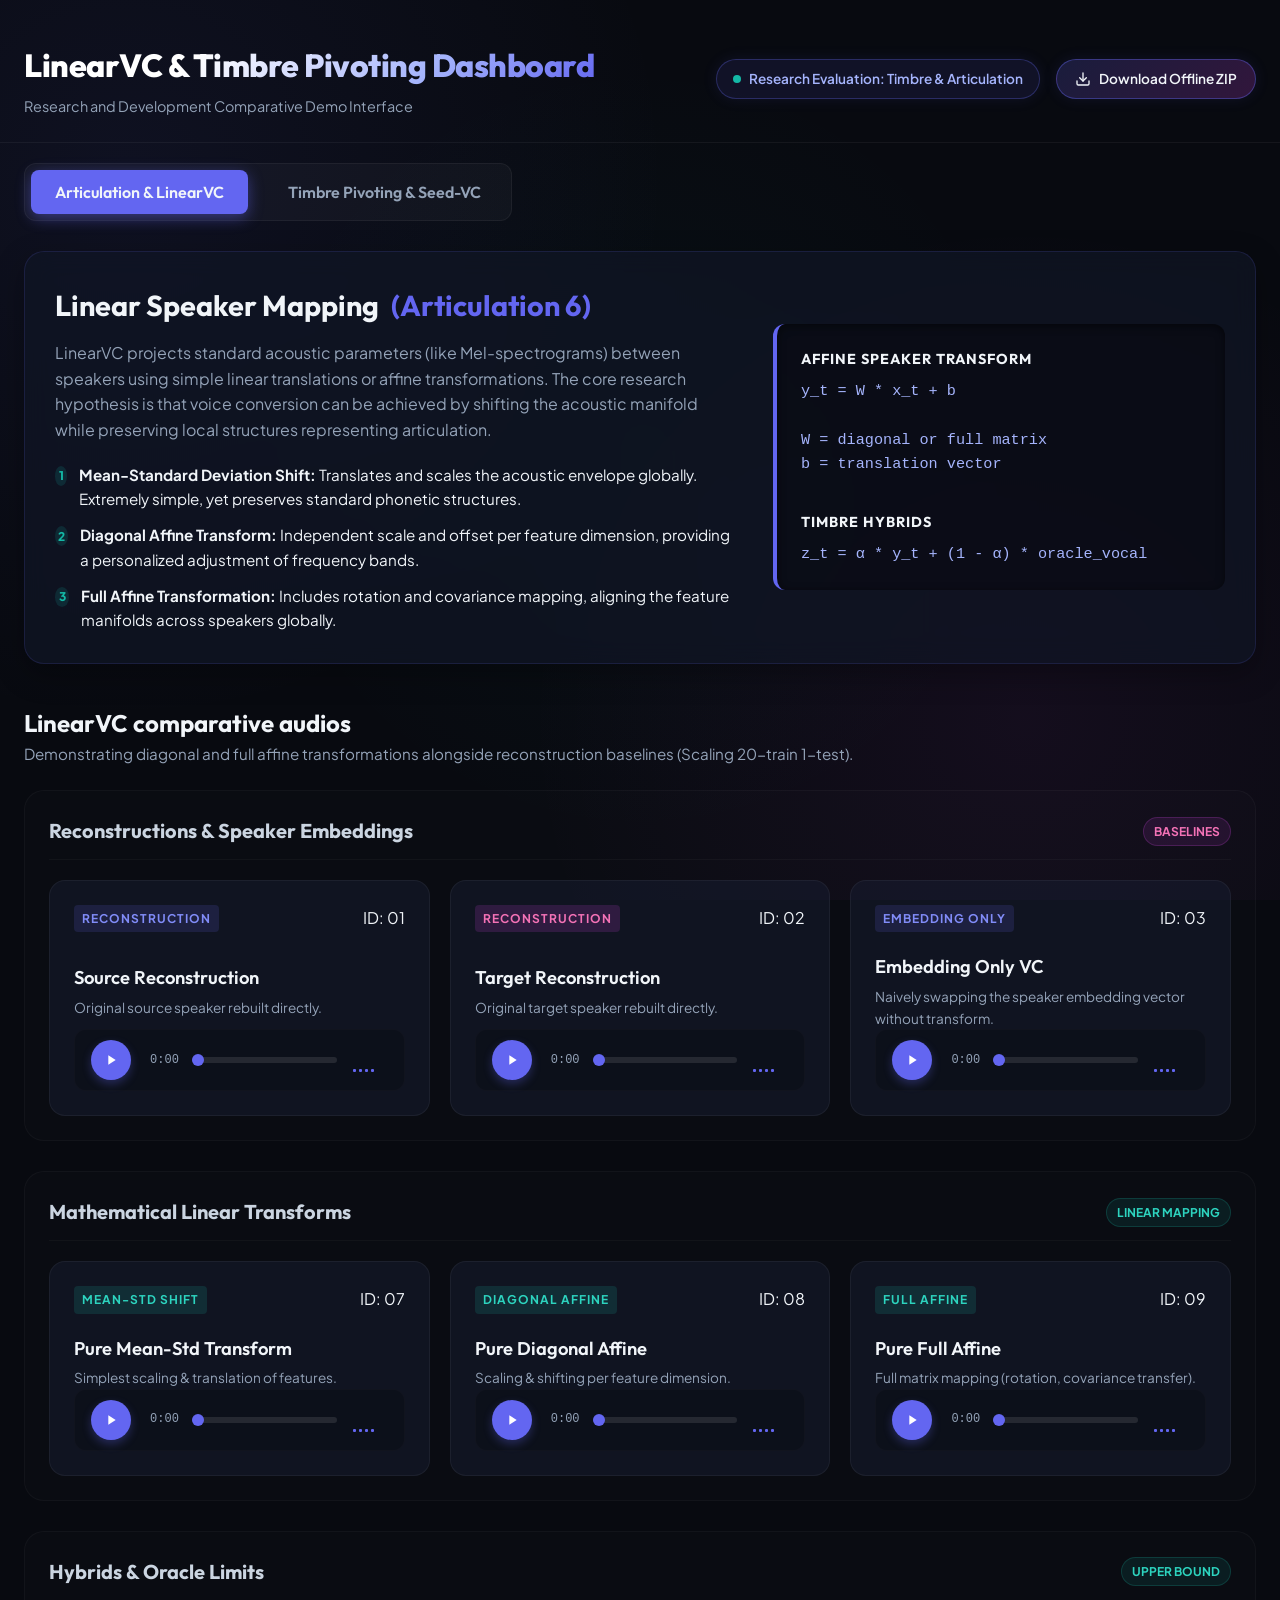
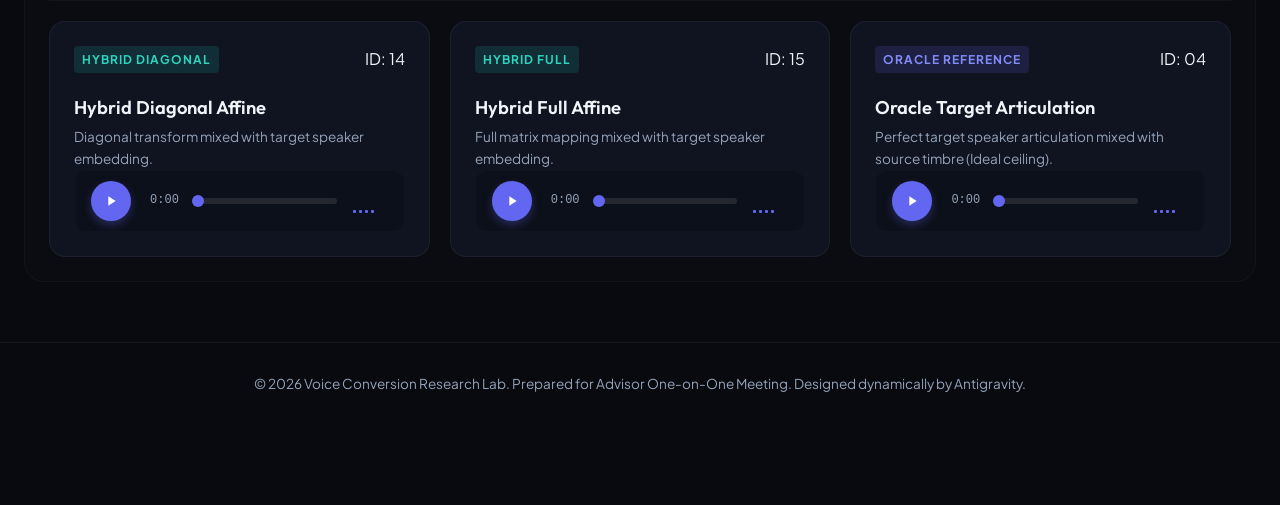
<file: docs/demos/voice_conversion/index.html>
<!DOCTYPE html>
<html lang="en">
<head>
    <meta charset="UTF-8">
    <meta name="viewport" content="width=device-width, initial-scale=1.0">
    <title>Voice Conversion Research Dashboard</title>
    <link href="https://fonts.googleapis.com/css2?family=Outfit:wght@300;400;500;600;700;800&family=Plus+Jakarta+Sans:wght@300;400;500;600;700&display=swap" rel="stylesheet">
    <style>
        :root {
            --bg-base: #080a10;
            --bg-surface: rgba(17, 22, 37, 0.7);
            --bg-card: rgba(26, 32, 53, 0.45);
            --border-glow: rgba(99, 102, 241, 0.15);
            --primary: #6366f1;
            --primary-glow: rgba(99, 102, 241, 0.45);
            --secondary: #14b8a6;
            --secondary-glow: rgba(20, 184, 166, 0.45);
            --accent: #d946ef;
            --text-main: #f1f5f9;
            --text-muted: #94a3b8;
            --font-display: 'Outfit', sans-serif;
            --font-body: 'Plus Jakarta Sans', sans-serif;
        }

        * {
            box-sizing: border-box;
            margin: 0;
            padding: 0;
            scrollbar-width: thin;
            scrollbar-color: var(--primary) transparent;
        }

        body {
            background-color: var(--bg-base);
            background-image: 
                radial-gradient(circle at 10% 20%, rgba(99, 102, 241, 0.08) 0%, transparent 40%),
                radial-gradient(circle at 80% 80%, rgba(217, 70, 239, 0.06) 0%, transparent 40%),
                radial-gradient(circle at 50% 50%, rgba(20, 184, 166, 0.04) 0%, transparent 50%);
            background-attachment: fixed;
            color: var(--text-main);
            font-family: var(--font-body);
            line-height: 1.6;
            overflow-x: hidden;
            padding-bottom: 80px;
        }

        header {
            max-width: 1400px;
            margin: 40px auto 20px auto;
            padding: 0 24px;
            display: flex;
            justify-content: space-between;
            align-items: center;
            border-bottom: 1px solid rgba(255, 255, 255, 0.05);
            padding-bottom: 24px;
        }

        .logo-section h1 {
            font-family: var(--font-display);
            font-size: 2rem;
            font-weight: 800;
            letter-spacing: -0.5px;
            background: linear-gradient(135deg, #fff 30%, #a5b4fc 70%, var(--primary) 100%);
            -webkit-background-clip: text;
            -webkit-text-fill-color: transparent;
            display: flex;
            align-items: center;
            gap: 12px;
        }

        .logo-section p {
            font-size: 0.9rem;
            color: var(--text-muted);
            margin-top: 4px;
        }

        .demo-badge {
            background: rgba(99, 102, 241, 0.1);
            border: 1px solid rgba(99, 102, 241, 0.3);
            border-radius: 100px;
            padding: 8px 16px;
            font-size: 0.85rem;
            font-weight: 600;
            color: #a5b4fc;
            display: flex;
            align-items: center;
            gap: 8px;
            box-shadow: 0 0 15px rgba(99, 102, 241, 0.1);
        }

        .pulse-dot {
            width: 8px;
            height: 8px;
            background-color: var(--secondary);
            border-radius: 50%;
            display: inline-block;
            animation: pulse 2s infinite;
        }

        @keyframes pulse {
            0% { transform: scale(0.95); box-shadow: 0 0 0 0 rgba(20, 184, 166, 0.7); }
            70% { transform: scale(1); box-shadow: 0 0 0 8px rgba(20, 184, 166, 0); }
            100% { transform: scale(0.95); box-shadow: 0 0 0 0 rgba(20, 184, 166, 0); }
        }

        main {
            max-width: 1400px;
            margin: 0 auto;
            padding: 0 24px;
        }

        .nav-tabs {
            display: flex;
            gap: 16px;
            margin-bottom: 30px;
            background: rgba(255, 255, 255, 0.03);
            padding: 6px;
            border-radius: 12px;
            width: fit-content;
            border: 1px solid rgba(255, 255, 255, 0.05);
        }

        .tab-btn {
            background: transparent;
            border: none;
            color: var(--text-muted);
            padding: 12px 24px;
            font-family: var(--font-display);
            font-size: 1rem;
            font-weight: 600;
            border-radius: 8px;
            cursor: pointer;
            transition: all 0.3s cubic-bezier(0.4, 0, 0.2, 1);
        }

        .tab-btn.active {
            background: var(--primary);
            color: var(--text-main);
            box-shadow: 0 4px 15px var(--primary-glow);
        }

        .tab-btn:hover:not(.active) {
            color: var(--text-main);
            background: rgba(255, 255, 255, 0.05);
        }

        .tab-content {
            display: none;
            animation: fadeIn 0.4s ease-out;
        }

        .tab-content.active {
            display: block;
        }

        @keyframes fadeIn {
            from { opacity: 0; transform: translateY(10px); }
            to { opacity: 1; transform: translateY(0); }
        }

        /* Hero Theory Card */
        .theory-card {
            background: var(--bg-surface);
            border: 1px solid var(--border-glow);
            border-radius: 20px;
            padding: 30px;
            margin-bottom: 40px;
            backdrop-filter: blur(12px);
            box-shadow: 0 10px 30px rgba(0, 0, 0, 0.3);
            display: grid;
            grid-template-columns: 3fr 2fr;
            gap: 40px;
            align-items: center;
        }

        .theory-text h2 {
            font-family: var(--font-display);
            font-size: 1.8rem;
            margin-bottom: 12px;
            display: flex;
            align-items: center;
            gap: 12px;
        }

        .theory-text h2 span {
            color: var(--primary);
        }

        .theory-text p {
            color: var(--text-muted);
            font-size: 1rem;
            margin-bottom: 20px;
        }

        .theory-points {
            display: flex;
            flex-direction: column;
            gap: 12px;
        }

        .point-item {
            display: flex;
            align-items: flex-start;
            gap: 12px;
        }

        .point-icon {
            width: 20px;
            height: 20px;
            border-radius: 50%;
            background: rgba(20, 184, 166, 0.15);
            color: var(--secondary);
            display: flex;
            align-items: center;
            justify-content: center;
            font-size: 0.75rem;
            font-weight: 800;
            margin-top: 3px;
        }

        .point-item p {
            font-size: 0.95rem;
            color: var(--text-main);
            margin: 0;
        }

        .math-block {
            background: rgba(0, 0, 0, 0.3);
            border-radius: 12px;
            padding: 24px;
            border-left: 4px solid var(--primary);
            font-family: 'Courier New', Courier, monospace;
            font-size: 0.95rem;
            color: #a5b4fc;
            box-shadow: inset 0 2px 8px rgba(0, 0, 0, 0.5);
        }

        .math-title {
            font-family: var(--font-display);
            font-weight: 700;
            color: var(--text-main);
            margin-bottom: 8px;
            font-size: 0.9rem;
            text-transform: uppercase;
            letter-spacing: 1px;
        }

        /* Demo Grid */
        .demo-section-header {
            margin-bottom: 24px;
        }

        .demo-section-header h3 {
            font-family: var(--font-display);
            font-size: 1.5rem;
            font-weight: 700;
        }

        .demo-section-header p {
            color: var(--text-muted);
            font-size: 0.95rem;
        }

        .comparison-grid {
            display: grid;
            grid-template-columns: 1fr;
            gap: 24px;
            margin-bottom: 40px;
        }

        /* Premium Audio Card */
        .audio-card {
            background: var(--bg-card);
            border: 1px solid rgba(255, 255, 255, 0.05);
            border-radius: 16px;
            padding: 24px;
            transition: all 0.3s cubic-bezier(0.4, 0, 0.2, 1);
            position: relative;
            overflow: hidden;
            display: flex;
            flex-direction: column;
            justify-content: space-between;
        }

        .audio-card::before {
            content: '';
            position: absolute;
            top: 0;
            left: 0;
            width: 100%;
            height: 4px;
            background: linear-gradient(90deg, var(--primary), var(--secondary));
            opacity: 0;
            transition: opacity 0.3s ease;
        }

        .audio-card:hover {
            transform: translateY(-4px);
            border-color: rgba(99, 102, 241, 0.25);
            background: rgba(26, 32, 53, 0.6);
            box-shadow: 0 10px 25px rgba(0, 0, 0, 0.4);
        }

        .audio-card:hover::before {
            opacity: 1;
        }

        .card-header {
            display: flex;
            justify-content: space-between;
            align-items: flex-start;
            margin-bottom: 20px;
        }

        .card-tag {
            font-size: 0.75rem;
            font-weight: 700;
            text-transform: uppercase;
            letter-spacing: 1px;
            padding: 4px 8px;
            border-radius: 4px;
        }

        .tag-source { background: rgba(99, 102, 241, 0.15); color: #818cf8; }
        .tag-target { background: rgba(217, 70, 239, 0.15); color: #f472b6; }
        .tag-converted { background: rgba(20, 184, 166, 0.15); color: #2dd4bf; }

        .card-title-area h4 {
            font-family: var(--font-display);
            font-size: 1.15rem;
            font-weight: 600;
            margin-bottom: 4px;
        }

        .card-title-area p {
            font-size: 0.85rem;
            color: var(--text-muted);
        }

        /* Waveform Player */
        .player-interface {
            display: flex;
            flex-direction: column;
            gap: 12px;
        }

        .custom-player {
            display: flex;
            align-items: center;
            gap: 16px;
            background: rgba(0, 0, 0, 0.2);
            padding: 10px 16px;
            border-radius: 12px;
            border: 1px solid rgba(255, 255, 255, 0.02);
        }

        .play-btn {
            width: 40px;
            height: 40px;
            border-radius: 50%;
            background: var(--primary);
            border: none;
            color: white;
            display: flex;
            align-items: center;
            justify-content: center;
            cursor: pointer;
            transition: all 0.2s ease;
            box-shadow: 0 4px 10px rgba(99, 102, 241, 0.3);
        }

        .play-btn:hover {
            transform: scale(1.08);
            background: #4f46e5;
            box-shadow: 0 4px 15px rgba(99, 102, 241, 0.5);
        }

        .play-btn svg {
            width: 16px;
            height: 16px;
            fill: currentColor;
        }

        .play-btn.playing {
            background: var(--secondary);
            box-shadow: 0 4px 10px rgba(20, 184, 166, 0.3);
        }

        .time-slider-container {
            flex-grow: 1;
            display: flex;
            align-items: center;
            gap: 10px;
        }

        .time-display {
            font-size: 0.75rem;
            font-family: monospace;
            color: var(--text-muted);
            width: 35px;
            text-align: center;
        }

        .seek-slider {
            flex-grow: 1;
            -webkit-appearance: none;
            appearance: none;
            height: 6px;
            background: rgba(255, 255, 255, 0.1);
            border-radius: 3px;
            outline: none;
            cursor: pointer;
        }

        .seek-slider::-webkit-slider-thumb {
            -webkit-appearance: none;
            appearance: none;
            width: 12px;
            height: 12px;
            border-radius: 50%;
            background: var(--primary);
            cursor: pointer;
            transition: transform 0.1s ease;
        }

        .seek-slider::-webkit-slider-thumb:hover {
            transform: scale(1.3);
        }

        /* Equalizer Animation */
        .equalizer {
            display: flex;
            align-items: flex-end;
            gap: 3px;
            height: 24px;
            width: 35px;
        }

        .eq-bar {
            width: 3px;
            height: 3px;
            background-color: var(--primary);
            border-radius: 1px;
            transition: height 0.15s ease;
        }

        .playing + .equalizer .eq-bar {
            background-color: var(--secondary);
            animation: bounce 0.8s infinite alternate;
        }

        .playing + .equalizer .eq-bar:nth-child(2) { animation-delay: 0.15s; }
        .playing + .equalizer .eq-bar:nth-child(3) { animation-delay: 0.3s; }
        .playing + .equalizer .eq-bar:nth-child(4) { animation-delay: 0.45s; }
        .playing + .equalizer .eq-bar:nth-child(5) { animation-delay: 0.6s; }

        @keyframes bounce {
            10% { height: 6px; }
            30% { height: 18px; }
            60% { height: 9px; }
            90% { height: 22px; }
            100% { height: 4px; }
        }

        /* Grid Combinator Layout */
        .vc-row {
            background: rgba(255, 255, 255, 0.01);
            border: 1px solid rgba(255, 255, 255, 0.03);
            border-radius: 20px;
            padding: 24px;
            margin-bottom: 30px;
        }

        .row-header {
            margin-bottom: 20px;
            border-bottom: 1px solid rgba(255, 255, 255, 0.03);
            padding-bottom: 12px;
            display: flex;
            justify-content: space-between;
            align-items: center;
        }

        .row-header h4 {
            font-family: var(--font-display);
            font-size: 1.25rem;
            color: #cbd5e1;
            display: flex;
            align-items: center;
            gap: 10px;
        }

        .card-row-grid {
            display: grid;
            grid-template-columns: repeat(auto-fit, minmax(320px, 1fr));
            gap: 20px;
        }

        .pill-badge {
            background: rgba(20, 184, 166, 0.1);
            border: 1px solid rgba(20, 184, 166, 0.2);
            color: #2dd4bf;
            font-size: 0.75rem;
            font-weight: 700;
            padding: 4px 10px;
            border-radius: 100px;
            text-transform: uppercase;
        }

        .pill-badge.red {
            background: rgba(217, 70, 239, 0.1);
            border: 1px solid rgba(217, 70, 239, 0.2);
            color: #f472b6;
        }

        /* Footer styling */
        footer {
            max-width: 1400px;
            margin: 60px auto 0 auto;
            padding: 30px 24px;
            text-align: center;
            border-top: 1px solid rgba(255, 255, 255, 0.05);
            color: var(--text-muted);
            font-size: 0.85rem;
        }

        footer a {
            color: var(--primary);
            text-decoration: none;
        }

        .header-actions {
            display: flex;
            align-items: center;
            gap: 16px;
        }

        .download-btn {
            background: linear-gradient(135deg, rgba(99, 102, 241, 0.2), rgba(217, 70, 239, 0.2));
            border: 1px solid rgba(99, 102, 241, 0.4);
            border-radius: 100px;
            padding: 8px 18px;
            font-size: 0.85rem;
            font-weight: 600;
            color: #f1f5f9;
            text-decoration: none;
            display: inline-flex;
            align-items: center;
            cursor: pointer;
            transition: all 0.3s ease;
            box-shadow: 0 0 15px rgba(99, 102, 241, 0.1);
        }

        .download-btn:hover {
            background: linear-gradient(135deg, rgba(99, 102, 241, 0.35), rgba(217, 70, 239, 0.35));
            border-color: rgba(217, 70, 239, 0.6);
            transform: translateY(-2px);
            box-shadow: 0 4px 20px rgba(99, 102, 241, 0.25);
        }
    </style>
</head>
<body>

    <header>
        <div class="logo-section">
            <h1>LinearVC & Timbre Pivoting Dashboard</h1>
            <p>Research and Development Comparative Demo Interface</p>
        </div>
        <div class="header-actions">
            <div class="demo-badge">
                <span class="pulse-dot"></span>
                Research Evaluation: Timbre & Articulation
            </div>
            <a href="voice_conversion.zip" class="download-btn" download>
                <svg width="16" height="16" viewBox="0 0 24 24" fill="none" stroke="currentColor" stroke-width="2" stroke-linecap="round" stroke-linejoin="round" style="margin-right: 8px;"><path d="M21 15v4a2 2 0 0 1-2 2H5a2 2 0 0 1-2-2v-4"></path><polyline points="7 10 12 15 17 10"></polyline><line x1="12" y1="15" x2="12" y2="3"></line></svg>
                Download Offline ZIP
            </a>
        </div>
    </header>

    <main>
        <div class="nav-tabs">
            <button class="tab-btn active" onclick="switchTab('linearvc')">Articulation & LinearVC</button>
            <button class="tab-btn" onclick="switchTab('seedvc')">Timbre Pivoting & Seed-VC</button>
        </div>

        <!-- TAB 1: LINEAR VOICE CONVERSION -->
        <div id="linearvc" class="tab-content active">
            
            <div class="theory-card">
                <div class="theory-text">
                    <h2>Linear Speaker Mapping <span>(Articulation 6)</span></h2>
                    <p>LinearVC projects standard acoustic parameters (like Mel-spectrograms) between speakers using simple linear translations or affine transformations. The core research hypothesis is that voice conversion can be achieved by shifting the acoustic manifold while preserving local structures representing articulation.</p>
                    <div class="theory-points">
                        <div class="point-item">
                            <div class="point-icon">1</div>
                            <p><strong>Mean-Standard Deviation Shift:</strong> Translates and scales the acoustic envelope globally. Extremely simple, yet preserves standard phonetic structures.</p>
                        </div>
                        <div class="point-item">
                            <div class="point-icon">2</div>
                            <p><strong>Diagonal Affine Transform:</strong> Independent scale and offset per feature dimension, providing a personalized adjustment of frequency bands.</p>
                        </div>
                        <div class="point-item">
                            <div class="point-icon">3</div>
                            <p><strong>Full Affine Transformation:</strong> Includes rotation and covariance mapping, aligning the feature manifolds across speakers globally.</p>
                        </div>
                    </div>
                </div>
                <div>
                    <div class="math-block">
                        <div class="math-title">Affine Speaker Transform</div>
                        <!-- Math equations in plain text -->
                        y_t = W * x_t + b<br><br>
                        W = diagonal or full matrix<br>
                        b = translation vector<br><br>
                        <div class="math-title" style="margin-top: 10px;">Timbre Hybrids</div>
                        z_t = α * y_t + (1 - α) * oracle_vocal
                    </div>
                </div>
            </div>

            <div class="demo-section-header">
                <h3>LinearVC comparative audios</h3>
                <p>Demonstrating diagonal and full affine transformations alongside reconstruction baselines (Scaling 20-train 1-test).</p>
            </div>

            <!-- ROW 1: Reconstructions and baselines -->
            <div class="vc-row">
                <div class="row-header">
                    <h4>Reconstructions & Speaker Embeddings</h4>
                    <span class="pill-badge red">Baselines</span>
                </div>
                <div class="card-row-grid">
                    
                    <!-- Card 1 -->
                    <div class="audio-card">
                        <div class="card-header">
                            <span class="card-tag tag-source">Reconstruction</span>
                            <p>ID: 01</p>
                        </div>
                        <div class="card-title-area">
                            <h4>Source Reconstruction</h4>
                            <p>Original source speaker rebuilt directly.</p>
                        </div>
                        <div class="player-interface">
                            <div class="custom-player">
                                <button class="play-btn" onclick="togglePlay('audio-linear-1')">
                                    <svg viewBox="0 0 24 24"><path d="M8 5v14l11-7z"/></svg>
                                </button>
                                <div class="time-slider-container">
                                    <span class="time-display">0:00</span>
                                    <input type="range" class="seek-slider" value="0" max="100">
                                </div>
                                <div class="equalizer">
                                    <div class="eq-bar"></div>
                                    <div class="eq-bar"></div>
                                    <div class="eq-bar"></div>
                                    <div class="eq-bar"></div>
                                </div>
                            </div>
                            <audio id="audio-linear-1" src="audio/linearvc_01.wav"></audio>
                        </div>
                    </div>

                    <!-- Card 2 -->
                    <div class="audio-card">
                        <div class="card-header">
                            <span class="card-tag tag-target">Reconstruction</span>
                            <p>ID: 02</p>
                        </div>
                        <div class="card-title-area">
                            <h4>Target Reconstruction</h4>
                            <p>Original target speaker rebuilt directly.</p>
                        </div>
                        <div class="player-interface">
                            <div class="custom-player">
                                <button class="play-btn" onclick="togglePlay('audio-linear-2')">
                                    <svg viewBox="0 0 24 24"><path d="M8 5v14l11-7z"/></svg>
                                </button>
                                <div class="time-slider-container">
                                    <span class="time-display">0:00</span>
                                    <input type="range" class="seek-slider" value="0" max="100">
                                </div>
                                <div class="equalizer">
                                    <div class="eq-bar"></div>
                                    <div class="eq-bar"></div>
                                    <div class="eq-bar"></div>
                                    <div class="eq-bar"></div>
                                </div>
                            </div>
                            <audio id="audio-linear-2" src="audio/linearvc_02.wav"></audio>
                        </div>
                    </div>

                    <!-- Card 3 -->
                    <div class="audio-card">
                        <div class="card-header">
                            <span class="card-tag tag-source">Embedding Only</span>
                            <p>ID: 03</p>
                        </div>
                        <div class="card-title-area">
                            <h4>Embedding Only VC</h4>
                            <p>Naively swapping the speaker embedding vector without transform.</p>
                        </div>
                        <div class="player-interface">
                            <div class="custom-player">
                                <button class="play-btn" onclick="togglePlay('audio-linear-3')">
                                    <svg viewBox="0 0 24 24"><path d="M8 5v14l11-7z"/></svg>
                                </button>
                                <div class="time-slider-container">
                                    <span class="time-display">0:00</span>
                                    <input type="range" class="seek-slider" value="0" max="100">
                                </div>
                                <div class="equalizer">
                                    <div class="eq-bar"></div>
                                    <div class="eq-bar"></div>
                                    <div class="eq-bar"></div>
                                    <div class="eq-bar"></div>
                                </div>
                            </div>
                            <audio id="audio-linear-3" src="audio/linearvc_03.wav"></audio>
                        </div>
                    </div>

                </div>
            </div>

            <!-- ROW 2: Transforms -->
            <div class="vc-row">
                <div class="row-header">
                    <h4>Mathematical Linear Transforms</h4>
                    <span class="pill-badge">Linear Mapping</span>
                </div>
                <div class="card-row-grid">
                    
                    <!-- Card 4 -->
                    <div class="audio-card">
                        <div class="card-header">
                            <span class="card-tag tag-converted">Mean-Std Shift</span>
                            <p>ID: 07</p>
                        </div>
                        <div class="card-title-area">
                            <h4>Pure Mean-Std Transform</h4>
                            <p>Simplest scaling & translation of features.</p>
                        </div>
                        <div class="player-interface">
                            <div class="custom-player">
                                <button class="play-btn" onclick="togglePlay('audio-linear-7')">
                                    <svg viewBox="0 0 24 24"><path d="M8 5v14l11-7z"/></svg>
                                </button>
                                <div class="time-slider-container">
                                    <span class="time-display">0:00</span>
                                    <input type="range" class="seek-slider" value="0" max="100">
                                </div>
                                <div class="equalizer">
                                    <div class="eq-bar"></div>
                                    <div class="eq-bar"></div>
                                    <div class="eq-bar"></div>
                                    <div class="eq-bar"></div>
                                </div>
                            </div>
                            <audio id="audio-linear-7" src="audio/linearvc_07.wav"></audio>
                        </div>
                    </div>

                    <!-- Card 5 -->
                    <div class="audio-card">
                        <div class="card-header">
                            <span class="card-tag tag-converted">Diagonal Affine</span>
                            <p>ID: 08</p>
                        </div>
                        <div class="card-title-area">
                            <h4>Pure Diagonal Affine</h4>
                            <p>Scaling & shifting per feature dimension.</p>
                        </div>
                        <div class="player-interface">
                            <div class="custom-player">
                                <button class="play-btn" onclick="togglePlay('audio-linear-8')">
                                    <svg viewBox="0 0 24 24"><path d="M8 5v14l11-7z"/></svg>
                                </button>
                                <div class="time-slider-container">
                                    <span class="time-display">0:00</span>
                                    <input type="range" class="seek-slider" value="0" max="100">
                                </div>
                                <div class="equalizer">
                                    <div class="eq-bar"></div>
                                    <div class="eq-bar"></div>
                                    <div class="eq-bar"></div>
                                    <div class="eq-bar"></div>
                                </div>
                            </div>
                            <audio id="audio-linear-8" src="audio/linearvc_08.wav"></audio>
                        </div>
                    </div>

                    <!-- Card 6 -->
                    <div class="audio-card">
                        <div class="card-header">
                            <span class="card-tag tag-converted">Full Affine</span>
                            <p>ID: 09</p>
                        </div>
                        <div class="card-title-area">
                            <h4>Pure Full Affine</h4>
                            <p>Full matrix mapping (rotation, covariance transfer).</p>
                        </div>
                        <div class="player-interface">
                            <div class="custom-player">
                                <button class="play-btn" onclick="togglePlay('audio-linear-9')">
                                    <svg viewBox="0 0 24 24"><path d="M8 5v14l11-7z"/></svg>
                                </button>
                                <div class="time-slider-container">
                                    <span class="time-display">0:00</span>
                                    <input type="range" class="seek-slider" value="0" max="100">
                                </div>
                                <div class="equalizer">
                                    <div class="eq-bar"></div>
                                    <div class="eq-bar"></div>
                                    <div class="eq-bar"></div>
                                    <div class="eq-bar"></div>
                                </div>
                            </div>
                            <audio id="audio-linear-9" src="audio/linearvc_09.wav"></audio>
                        </div>
                    </div>

                </div>
            </div>

            <!-- ROW 3: Hybrids & Oracle -->
            <div class="vc-row">
                <div class="row-header">
                    <h4>Hybrids & Oracle Limits</h4>
                    <span class="pill-badge">Upper Bound</span>
                </div>
                <div class="card-row-grid">
                    
                    <!-- Card 7 -->
                    <div class="audio-card">
                        <div class="card-header">
                            <span class="card-tag tag-converted">Hybrid Diagonal</span>
                            <p>ID: 14</p>
                        </div>
                        <div class="card-title-area">
                            <h4>Hybrid Diagonal Affine</h4>
                            <p>Diagonal transform mixed with target speaker embedding.</p>
                        </div>
                        <div class="player-interface">
                            <div class="custom-player">
                                <button class="play-btn" onclick="togglePlay('audio-linear-14')">
                                    <svg viewBox="0 0 24 24"><path d="M8 5v14l11-7z"/></svg>
                                </button>
                                <div class="time-slider-container">
                                    <span class="time-display">0:00</span>
                                    <input type="range" class="seek-slider" value="0" max="100">
                                </div>
                                <div class="equalizer">
                                    <div class="eq-bar"></div>
                                    <div class="eq-bar"></div>
                                    <div class="eq-bar"></div>
                                    <div class="eq-bar"></div>
                                </div>
                            </div>
                            <audio id="audio-linear-14" src="audio/linearvc_14.wav"></audio>
                        </div>
                    </div>

                    <!-- Card 8 -->
                    <div class="audio-card">
                        <div class="card-header">
                            <span class="card-tag tag-converted">Hybrid Full</span>
                            <p>ID: 15</p>
                        </div>
                        <div class="card-title-area">
                            <h4>Hybrid Full Affine</h4>
                            <p>Full matrix mapping mixed with target speaker embedding.</p>
                        </div>
                        <div class="player-interface">
                            <div class="custom-player">
                                <button class="play-btn" onclick="togglePlay('audio-linear-15')">
                                    <svg viewBox="0 0 24 24"><path d="M8 5v14l11-7z"/></svg>
                                </button>
                                <div class="time-slider-container">
                                    <span class="time-display">0:00</span>
                                    <input type="range" class="seek-slider" value="0" max="100">
                                </div>
                                <div class="equalizer">
                                    <div class="eq-bar"></div>
                                    <div class="eq-bar"></div>
                                    <div class="eq-bar"></div>
                                    <div class="eq-bar"></div>
                                </div>
                            </div>
                            <audio id="audio-linear-15" src="audio/linearvc_15.wav"></audio>
                        </div>
                    </div>

                    <!-- Card 9 -->
                    <div class="audio-card">
                        <div class="card-header">
                            <span class="card-tag tag-source">Oracle Reference</span>
                            <p>ID: 04</p>
                        </div>
                        <div class="card-title-area">
                            <h4>Oracle Target Articulation</h4>
                            <p>Perfect target speaker articulation mixed with source timbre (Ideal ceiling).</p>
                        </div>
                        <div class="player-interface">
                            <div class="custom-player">
                                <button class="play-btn" onclick="togglePlay('audio-linear-4')">
                                    <svg viewBox="0 0 24 24"><path d="M8 5v14l11-7z"/></svg>
                                </button>
                                <div class="time-slider-container">
                                    <span class="time-display">0:00</span>
                                    <input type="range" class="seek-slider" value="0" max="100">
                                </div>
                                <div class="equalizer">
                                    <div class="eq-bar"></div>
                                    <div class="eq-bar"></div>
                                    <div class="eq-bar"></div>
                                    <div class="eq-bar"></div>
                                </div>
                            </div>
                            <audio id="audio-linear-4" src="audio/linearvc_04.wav"></audio>
                        </div>
                    </div>

                </div>
            </div>

        </div>

        <!-- TAB 2: NON-LINEAR VOICE CONVERSION & PIVOTING -->
        <div id="seedvc" class="tab-content">
            
            <div class="theory-card" style="border-color: rgba(217, 70, 239, 0.15);">
                <div class="theory-text">
                    <h2>Timbre Pivoting Voice Conversion <span>(Seed-VC)</span></h2>
                    <p>Seed-VC is a non-linear diffusion/flow-matching voice conversion model. Using the newly curated dry VTuber dataset, we perform zero-shot and few-shot voice conversion. By inputting a source singing track along with a target speech/singing reference, the model pivots the singer's timbre to match the target speaker.</p>
                    <div class="theory-points">
                        <div class="point-item">
                            <div class="point-icon" style="background: rgba(217, 70, 239, 0.15); color: var(--accent);">1</div>
                            <p><strong>Speech-to-Singing timbre pivoting:</strong> Allows using standard chatting/talking voice references to guide highly dynamic singing voice conversions.</p>
                        </div>
                        <div class="point-item">
                            <div class="point-icon" style="background: rgba(217, 70, 239, 0.15); color: var(--accent);">2</div>
                            <p><strong>Cross-Lingual Adaptation:</strong> Translates vocal timbre from English speakers to Japanese targets perfectly while maintaining phonetic clarity.</p>
                        </div>
                        <div class="point-item">
                            <div class="point-icon" style="background: rgba(217, 70, 239, 0.15); color: var(--accent);">3</div>
                            <p><strong>Zero-shot Inference:</strong> Leverages deep semantic bottlenecks (like content representations) to map voices in a speaker-agnostic feature space.</p>
                        </div>
                    </div>
                </div>
                <div>
                    <div class="math-block" style="border-left-color: var(--accent); color: #f472b6;">
                        <div class="math-title" style="color: var(--accent);">Seed-VC Bottlenecks</div>
                        Speech = Content + Pitch + Timbre<br><br>
                        Content extractor = vits / whisper<br>
                        Timbre reference = target speech<br><br>
                        <div class="math-title" style="margin-top: 10px; color: var(--accent);">Pivot Logic</div>
                        z_latent = Flow-Match(source_singing_content, target_speech_reference)
                    </div>
                </div>
            </div>

            <div class="demo-section-header">
                <h3>Cross-Lingual Singing Timbre Pivot (Alto 1 ➡️ Japanese Tenor 1)</h3>
                <p>Translating an English Alto singer's voice to a Japanese Tenor speaker reference. Demonstrating cross-lingual zero-shot timbre pivoting using different speaking vs. singing reference sources.</p>
            </div>

            <!-- ROW 4: Cross Lingual Pivot -->
            <div class="vc-row">
                <div class="row-header">
                    <h4>English Alto 1 ➡️ Japanese Tenor 1</h4>
                    <span class="pill-badge" style="background: rgba(217, 70, 239, 0.1); border-color: rgba(217, 70, 239, 0.2); color: #f472b6;">Cross-Lingual Timbre Pivot</span>
                </div>
                
                <!-- References -->
                <div style="margin-bottom: 30px;">
                    <h5 style="font-family: var(--font-display); font-size: 1rem; color: var(--text-muted); margin-bottom: 15px; border-left: 3px solid var(--primary); padding-left: 10px; font-weight: 600; text-transform: uppercase; letter-spacing: 0.5px;">1. Reference Timbres (Source & Target)</h5>
                    <div class="card-row-grid">
                        
                        <!-- Card 1: Source Singing -->
                        <div class="audio-card">
                            <div class="card-header">
                                <span class="card-tag tag-source">Source</span>
                                <p>Original</p>
                            </div>
                            <div class="card-title-area">
                                <h4>Source Singing (Alto 1)</h4>
                                <p>Original English Alto singing vocals (GTSinger).</p>
                            </div>
                            <div class="player-interface">
                                <div class="custom-player">
                                    <button class="play-btn" onclick="togglePlay('audio-seed-cross-source-singing')">
                                        <svg viewBox="0 0 24 24"><path d="M8 5v14l11-7z"/></svg>
                                    </button>
                                    <div class="time-slider-container">
                                        <span class="time-display">0:00</span>
                                        <input type="range" class="seek-slider" value="0" max="100">
                                    </div>
                                    <div class="equalizer">
                                        <div class="eq-bar"></div>
                                        <div class="eq-bar"></div>
                                        <div class="eq-bar"></div>
                                        <div class="eq-bar"></div>
                                    </div>
                                </div>
                                <audio id="audio-seed-cross-source-singing" src="audio/seedvc_cross_source_singing.wav"></audio>
                            </div>
                        </div>

                        <!-- Card 2: Source Speech -->
                        <div class="audio-card">
                            <div class="card-header">
                                <span class="card-tag tag-source">Source</span>
                                <p>Original</p>
                            </div>
                            <div class="card-title-area">
                                <h4>Source Speech Reference</h4>
                                <p>Original English Alto speaking voice reference.</p>
                            </div>
                            <div class="player-interface">
                                <div class="custom-player">
                                    <button class="play-btn" onclick="togglePlay('audio-seed-cross-source-speech')">
                                        <svg viewBox="0 0 24 24"><path d="M8 5v14l11-7z"/></svg>
                                    </button>
                                    <div class="time-slider-container">
                                        <span class="time-display">0:00</span>
                                        <input type="range" class="seek-slider" value="0" max="100">
                                    </div>
                                    <div class="equalizer">
                                        <div class="eq-bar"></div>
                                        <div class="eq-bar"></div>
                                        <div class="eq-bar"></div>
                                        <div class="eq-bar"></div>
                                    </div>
                                </div>
                                <audio id="audio-seed-cross-source-speech" src="audio/seedvc_cross_source_speech.wav"></audio>
                            </div>
                        </div>

                        <!-- Card 3: Target Speech -->
                        <div class="audio-card">
                            <div class="card-header">
                                <span class="card-tag tag-target">Reference</span>
                                <p>Target</p>
                            </div>
                            <div class="card-title-area">
                                <h4>Target Speech (Talking Timbre)</h4>
                                <p>Japanese Tenor 1 chatting/talking voice reference.</p>
                            </div>
                            <div class="player-interface">
                                <div class="custom-player">
                                    <button class="play-btn" onclick="togglePlay('audio-seed-cross-target-speech')">
                                        <svg viewBox="0 0 24 24"><path d="M8 5v14l11-7z"/></svg>
                                    </button>
                                    <div class="time-slider-container">
                                        <span class="time-display">0:00</span>
                                        <input type="range" class="seek-slider" value="0" max="100">
                                    </div>
                                    <div class="equalizer">
                                        <div class="eq-bar"></div>
                                        <div class="eq-bar"></div>
                                        <div class="eq-bar"></div>
                                        <div class="eq-bar"></div>
                                    </div>
                                </div>
                                <audio id="audio-seed-cross-target-speech" src="audio/seedvc_cross_target_speech.wav"></audio>
                            </div>
                        </div>

                        <!-- Card 4: Target Singing -->
                        <div class="audio-card">
                            <div class="card-header">
                                <span class="card-tag tag-target">Reference</span>
                                <p>Target</p>
                            </div>
                            <div class="card-title-area">
                                <h4>Target Singing (Singing Timbre)</h4>
                                <p>Japanese Tenor 1 singing voice reference.</p>
                            </div>
                            <div class="player-interface">
                                <div class="custom-player">
                                    <button class="play-btn" onclick="togglePlay('audio-seed-cross-target-singing')">
                                        <svg viewBox="0 0 24 24"><path d="M8 5v14l11-7z"/></svg>
                                    </button>
                                    <div class="time-slider-container">
                                        <span class="time-display">0:00</span>
                                        <input type="range" class="seek-slider" value="0" max="100">
                                    </div>
                                    <div class="equalizer">
                                        <div class="eq-bar"></div>
                                        <div class="eq-bar"></div>
                                        <div class="eq-bar"></div>
                                        <div class="eq-bar"></div>
                                    </div>
                                </div>
                                <audio id="audio-seed-cross-target-singing" src="audio/seedvc_cross_target_singing.wav"></audio>
                            </div>
                        </div>

                    </div>
                </div>

                <!-- Converted Outputs -->
                <div>
                    <h5 style="font-family: var(--font-display); font-size: 1rem; color: var(--text-muted); margin-bottom: 15px; border-left: 3px solid var(--accent); padding-left: 10px; font-weight: 600; text-transform: uppercase; letter-spacing: 0.5px;">2. Converted Outputs (Timbre Pivoting Comparison)</h5>
                    <div class="card-row-grid">
                        
                        <!-- Card 5: Output A -->
                        <div class="audio-card">
                            <div class="card-header">
                                <span class="card-tag tag-converted" style="background: rgba(99, 102, 241, 0.1); border-color: rgba(99, 102, 241, 0.2); color: #a5b4fc;">Self-Conversion</span>
                                <p>Self-Conversion</p>
                            </div>
                            <div class="card-title-area">
                                <h4>Pivoted to Source Speech</h4>
                                <p>Alto 1 singing shifted to Alto 1's speaking voice style.</p>
                            </div>
                            <div class="player-interface">
                                <div class="custom-player">
                                    <button class="play-btn" onclick="togglePlay('audio-seed-cross-out-source-speech')">
                                        <svg viewBox="0 0 24 24"><path d="M8 5v14l11-7z"/></svg>
                                    </button>
                                    <div class="time-slider-container">
                                        <span class="time-display">0:00</span>
                                        <input type="range" class="seek-slider" value="0" max="100">
                                    </div>
                                    <div class="equalizer">
                                        <div class="eq-bar"></div>
                                        <div class="eq-bar"></div>
                                        <div class="eq-bar"></div>
                                        <div class="eq-bar"></div>
                                    </div>
                                </div>
                                <audio id="audio-seed-cross-out-source-speech" src="audio/seedvc_cross_out_source_speech.wav"></audio>
                            </div>
                        </div>

                        <!-- Card 6: Output B -->
                        <div class="audio-card">
                            <div class="card-header">
                                <span class="card-tag tag-converted">Converted Pivot</span>
                                <p>Cross-Lingual</p>
                            </div>
                            <div class="card-title-area">
                                <h4>Singing in Target's Talking Timbre</h4>
                                <p>Alto 1 singing converted using Japanese Tenor's speaking reference.</p>
                            </div>
                            <div class="player-interface">
                                <div class="custom-player">
                                    <button class="play-btn" onclick="togglePlay('audio-seed-cross-out-target-speech')">
                                        <svg viewBox="0 0 24 24"><path d="M8 5v14l11-7z"/></svg>
                                    </button>
                                    <div class="time-slider-container">
                                        <span class="time-display">0:00</span>
                                        <input type="range" class="seek-slider" value="0" max="100">
                                    </div>
                                    <div class="equalizer">
                                        <div class="eq-bar"></div>
                                        <div class="eq-bar"></div>
                                        <div class="eq-bar"></div>
                                        <div class="eq-bar"></div>
                                    </div>
                                </div>
                                <audio id="audio-seed-cross-out-target-speech" src="audio/seedvc_cross_out_target_speech.wav"></audio>
                            </div>
                        </div>

                        <!-- Card 7: Output C -->
                        <div class="audio-card" style="box-shadow: 0 0 20px rgba(217, 70, 239, 0.15); border-color: rgba(217, 70, 239, 0.25);">
                            <div class="card-header">
                                <span class="card-tag tag-converted" style="background: rgba(217, 70, 239, 0.15); border-color: rgba(217, 70, 239, 0.25); color: #f472b6;">Premium Target Singing</span>
                                <p>Cross-Lingual</p>
                            </div>
                            <div class="card-title-area">
                                <h4>Singing in Target's Singing Timbre</h4>
                                <p>Alto 1 singing converted using Japanese Tenor's singing reference.</p>
                            </div>
                            <div class="player-interface">
                                <div class="custom-player">
                                    <button class="play-btn" onclick="togglePlay('audio-seed-cross-out-target-singing')">
                                        <svg viewBox="0 0 24 24"><path d="M8 5v14l11-7z"/></svg>
                                    </button>
                                    <div class="time-slider-container">
                                        <span class="time-display">0:00</span>
                                        <input type="range" class="seek-slider" value="0" max="100">
                                    </div>
                                    <div class="equalizer">
                                        <div class="eq-bar"></div>
                                        <div class="eq-bar"></div>
                                        <div class="eq-bar"></div>
                                        <div class="eq-bar"></div>
                                    </div>
                                </div>
                                <audio id="audio-seed-cross-out-target-singing" src="audio/seedvc_cross_out_target_singing.wav"></audio>
                            </div>
                        </div>

                    </div>
                </div>
            </div>

            <!-- ROW 5: Same Language Pivot -->
            <div class="demo-section-header" style="margin-top: 50px;">
                <h3>Same-Language Singing Timbre Pivot (Alto 1 ➡️ English Tenor 1)</h3>
                <p>Timbre conversion within English speakers showing the difference between guiding the model with a talking/speech reference vs. a highly dynamic singing reference.</p>
            </div>
            
            <div class="vc-row">
                <div class="row-header">
                    <h4>English Alto 1 ➡️ English Tenor 1</h4>
                    <span class="pill-badge">Same-Language Timbre Pivot</span>
                </div>
                
                <!-- References -->
                <div style="margin-bottom: 30px;">
                    <h5 style="font-family: var(--font-display); font-size: 1rem; color: var(--text-muted); margin-bottom: 15px; border-left: 3px solid var(--primary); padding-left: 10px; font-weight: 600; text-transform: uppercase; letter-spacing: 0.5px;">1. Reference Timbres (Source & Target)</h5>
                    <div class="card-row-grid">
                        
                        <!-- Card 1: Source Singing -->
                        <div class="audio-card">
                            <div class="card-header">
                                <span class="card-tag tag-source">Source</span>
                                <p>Original</p>
                            </div>
                            <div class="card-title-area">
                                <h4>Source Singing (Alto 1)</h4>
                                <p>Original English Alto singing vocals (GTSinger).</p>
                            </div>
                            <div class="player-interface">
                                <div class="custom-player">
                                    <button class="play-btn" onclick="togglePlay('audio-seed-same-source-singing')">
                                        <svg viewBox="0 0 24 24"><path d="M8 5v14l11-7z"/></svg>
                                    </button>
                                    <div class="time-slider-container">
                                        <span class="time-display">0:00</span>
                                        <input type="range" class="seek-slider" value="0" max="100">
                                    </div>
                                    <div class="equalizer">
                                        <div class="eq-bar"></div>
                                        <div class="eq-bar"></div>
                                        <div class="eq-bar"></div>
                                        <div class="eq-bar"></div>
                                    </div>
                                </div>
                                <audio id="audio-seed-same-source-singing" src="audio/seedvc_same_source_singing.wav"></audio>
                            </div>
                        </div>

                        <!-- Card 2: Source Speech -->
                        <div class="audio-card">
                            <div class="card-header">
                                <span class="card-tag tag-source">Source</span>
                                <p>Original</p>
                            </div>
                            <div class="card-title-area">
                                <h4>Source Speech Reference</h4>
                                <p>Original English Alto speaking voice reference.</p>
                            </div>
                            <div class="player-interface">
                                <div class="custom-player">
                                    <button class="play-btn" onclick="togglePlay('audio-seed-same-source-speech')">
                                        <svg viewBox="0 0 24 24"><path d="M8 5v14l11-7z"/></svg>
                                    </button>
                                    <div class="time-slider-container">
                                        <span class="time-display">0:00</span>
                                        <input type="range" class="seek-slider" value="0" max="100">
                                    </div>
                                    <div class="equalizer">
                                        <div class="eq-bar"></div>
                                        <div class="eq-bar"></div>
                                        <div class="eq-bar"></div>
                                        <div class="eq-bar"></div>
                                    </div>
                                </div>
                                <audio id="audio-seed-same-source-speech" src="audio/seedvc_same_source_speech.wav"></audio>
                            </div>
                        </div>

                        <!-- Card 3: Target Speech -->
                        <div class="audio-card">
                            <div class="card-header">
                                <span class="card-tag tag-target">Reference</span>
                                <p>Target</p>
                            </div>
                            <div class="card-title-area">
                                <h4>Target Speech (Talking Timbre)</h4>
                                <p>English Tenor 1 chatting/talking voice reference.</p>
                            </div>
                            <div class="player-interface">
                                <div class="custom-player">
                                    <button class="play-btn" onclick="togglePlay('audio-seed-same-target-speech')">
                                        <svg viewBox="0 0 24 24"><path d="M8 5v14l11-7z"/></svg>
                                    </button>
                                    <div class="time-slider-container">
                                        <span class="time-display">0:00</span>
                                        <input type="range" class="seek-slider" value="0" max="100">
                                    </div>
                                    <div class="equalizer">
                                        <div class="eq-bar"></div>
                                        <div class="eq-bar"></div>
                                        <div class="eq-bar"></div>
                                        <div class="eq-bar"></div>
                                    </div>
                                </div>
                                <audio id="audio-seed-same-target-speech" src="audio/seedvc_same_target_speech.wav"></audio>
                            </div>
                        </div>

                        <!-- Card 4: Target Singing -->
                        <div class="audio-card">
                            <div class="card-header">
                                <span class="card-tag tag-target">Reference</span>
                                <p>Target</p>
                            </div>
                            <div class="card-title-area">
                                <h4>Target Singing (Singing Timbre)</h4>
                                <p>English Tenor 1 singing voice reference.</p>
                            </div>
                            <div class="player-interface">
                                <div class="custom-player">
                                    <button class="play-btn" onclick="togglePlay('audio-seed-same-target-singing')">
                                        <svg viewBox="0 0 24 24"><path d="M8 5v14l11-7z"/></svg>
                                    </button>
                                    <div class="time-slider-container">
                                        <span class="time-display">0:00</span>
                                        <input type="range" class="seek-slider" value="0" max="100">
                                    </div>
                                    <div class="equalizer">
                                        <div class="eq-bar"></div>
                                        <div class="eq-bar"></div>
                                        <div class="eq-bar"></div>
                                        <div class="eq-bar"></div>
                                    </div>
                                </div>
                                <audio id="audio-seed-same-target-singing" src="audio/seedvc_same_target_singing.wav"></audio>
                            </div>
                        </div>

                    </div>
                </div>

                <!-- Converted Outputs -->
                <div>
                    <h5 style="font-family: var(--font-display); font-size: 1rem; color: var(--text-muted); margin-bottom: 15px; border-left: 3px solid var(--accent); padding-left: 10px; font-weight: 600; text-transform: uppercase; letter-spacing: 0.5px;">2. Converted Outputs (Timbre Pivoting Comparison)</h5>
                    <div class="card-row-grid">
                        
                        <!-- Card 5: Output A -->
                        <div class="audio-card">
                            <div class="card-header">
                                <span class="card-tag tag-converted" style="background: rgba(99, 102, 241, 0.1); border-color: rgba(99, 102, 241, 0.2); color: #a5b4fc;">Self-Conversion</span>
                                <p>Self-Conversion</p>
                            </div>
                            <div class="card-title-area">
                                <h4>Pivoted to Source Speech</h4>
                                <p>Alto 1 singing shifted to Alto 1's speaking voice style.</p>
                            </div>
                            <div class="player-interface">
                                <div class="custom-player">
                                    <button class="play-btn" onclick="togglePlay('audio-seed-same-out-source-speech')">
                                        <svg viewBox="0 0 24 24"><path d="M8 5v14l11-7z"/></svg>
                                    </button>
                                    <div class="time-slider-container">
                                        <span class="time-display">0:00</span>
                                        <input type="range" class="seek-slider" value="0" max="100">
                                    </div>
                                    <div class="equalizer">
                                        <div class="eq-bar"></div>
                                        <div class="eq-bar"></div>
                                        <div class="eq-bar"></div>
                                        <div class="eq-bar"></div>
                                    </div>
                                </div>
                                <audio id="audio-seed-same-out-source-speech" src="audio/seedvc_same_out_source_speech.wav"></audio>
                            </div>
                        </div>

                        <!-- Card 6: Output B -->
                        <div class="audio-card">
                            <div class="card-header">
                                <span class="card-tag tag-converted">Converted Pivot</span>
                                <p>Same-Language</p>
                            </div>
                            <div class="card-title-area">
                                <h4>Singing in Target's Talking Timbre</h4>
                                <p>Alto 1 singing converted using English Tenor's speaking reference.</p>
                            </div>
                            <div class="player-interface">
                                <div class="custom-player">
                                    <button class="play-btn" onclick="togglePlay('audio-seed-same-out-target-speech')">
                                        <svg viewBox="0 0 24 24"><path d="M8 5v14l11-7z"/></svg>
                                    </button>
                                    <div class="time-slider-container">
                                        <span class="time-display">0:00</span>
                                        <input type="range" class="seek-slider" value="0" max="100">
                                    </div>
                                    <div class="equalizer">
                                        <div class="eq-bar"></div>
                                        <div class="eq-bar"></div>
                                        <div class="eq-bar"></div>
                                        <div class="eq-bar"></div>
                                    </div>
                                </div>
                                <audio id="audio-seed-same-out-target-speech" src="audio/seedvc_same_out_target_speech.wav"></audio>
                            </div>
                        </div>

                        <!-- Card 7: Output C -->
                        <div class="audio-card" style="box-shadow: 0 0 20px rgba(20, 184, 166, 0.15); border-color: rgba(20, 184, 166, 0.25);">
                            <div class="card-header">
                                <span class="card-tag tag-converted" style="background: rgba(20, 184, 166, 0.15); border-color: rgba(20, 184, 166, 0.25); color: #2dd4bf;">Premium Target Singing</span>
                                <p>Same-Language</p>
                            </div>
                            <div class="card-title-area">
                                <h4>Singing in Target's Singing Timbre</h4>
                                <p>Alto 1 singing converted using English Tenor's singing reference.</p>
                            </div>
                            <div class="player-interface">
                                <div class="custom-player">
                                    <button class="play-btn" onclick="togglePlay('audio-seed-same-out-target-singing')">
                                        <svg viewBox="0 0 24 24"><path d="M8 5v14l11-7z"/></svg>
                                    </button>
                                    <div class="time-slider-container">
                                        <span class="time-display">0:00</span>
                                        <input type="range" class="seek-slider" value="0" max="100">
                                    </div>
                                    <div class="equalizer">
                                        <div class="eq-bar"></div>
                                        <div class="eq-bar"></div>
                                        <div class="eq-bar"></div>
                                        <div class="eq-bar"></div>
                                    </div>
                                </div>
                                <audio id="audio-seed-same-out-target-singing" src="audio/seedvc_same_out_target_singing.wav"></audio>
                            </div>
                        </div>

                    </div>
                </div>
            </div>

                </div>
            </div>

        </div>

    </main>

    <footer>
        <p>&copy; 2026 Voice Conversion Research Lab. Prepared for Advisor One-on-One Meeting. Designed dynamically by Antigravity.</p>
    </footer>

    <script>
        function switchTab(tabId) {
            document.querySelectorAll('.tab-content').forEach(content => {
                content.classList.remove('active');
            });
            document.querySelectorAll('.tab-btn').forEach(btn => {
                btn.classList.remove('active');
            });
            
            document.getElementById(tabId).classList.add('active');
            event.currentTarget.classList.add('active');
            
            // Stop all playing audio when switching tabs
            document.querySelectorAll('audio').forEach(audio => {
                audio.pause();
                audio.currentTime = 0;
                const playBtn = audio.parentElement.querySelector('.play-btn');
                if (playBtn) playBtn.classList.remove('playing');
            });
        }

        function togglePlay(audioId) {
            const audio = document.getElementById(audioId);
            const playBtn = audio.parentElement.querySelector('.play-btn');
            
            // Stop other playing audios first
            document.querySelectorAll('audio').forEach(otherAudio => {
                if (otherAudio.id !== audioId && !otherAudio.paused) {
                    otherAudio.pause();
                    const otherBtn = otherAudio.parentElement.querySelector('.play-btn');
                    if (otherBtn) otherBtn.classList.remove('playing');
                }
            });

            if (audio.paused) {
                audio.play();
                playBtn.classList.add('playing');
                playBtn.innerHTML = `<svg viewBox="0 0 24 24"><path d="M6 19h4V5H6v14zm8-14v14h4V5h-4z"/></svg>`;
            } else {
                audio.pause();
                playBtn.classList.remove('playing');
                playBtn.innerHTML = `<svg viewBox="0 0 24 24"><path d="M8 5v14l11-7z"/></svg>`;
            }

            // Sync seek bar
            const seekSlider = audio.parentElement.querySelector('.seek-slider');
            const timeDisplay = audio.parentElement.querySelector('.time-display');

            audio.ontimeupdate = () => {
                if (audio.duration) {
                    const progress = (audio.currentTime / audio.duration) * 100;
                    seekSlider.value = progress;
                    
                    // Format minutes:seconds
                    const minutes = Math.floor(audio.currentTime / 60);
                    const seconds = Math.floor(audio.currentTime % 60);
                    timeDisplay.textContent = `${minutes}:${seconds < 10 ? '0' : ''}${seconds}`;
                }
            };

            seekSlider.oninput = () => {
                audio.currentTime = (seekSlider.value / 100) * audio.duration;
            };
            
            audio.onended = () => {
                playBtn.classList.remove('playing');
                playBtn.innerHTML = `<svg viewBox="0 0 24 24"><path d="M8 5v14l11-7z"/></svg>`;
                seekSlider.value = 0;
                timeDisplay.textContent = "0:00";
            };
        }
    </script>
</body>
</html>
</file>
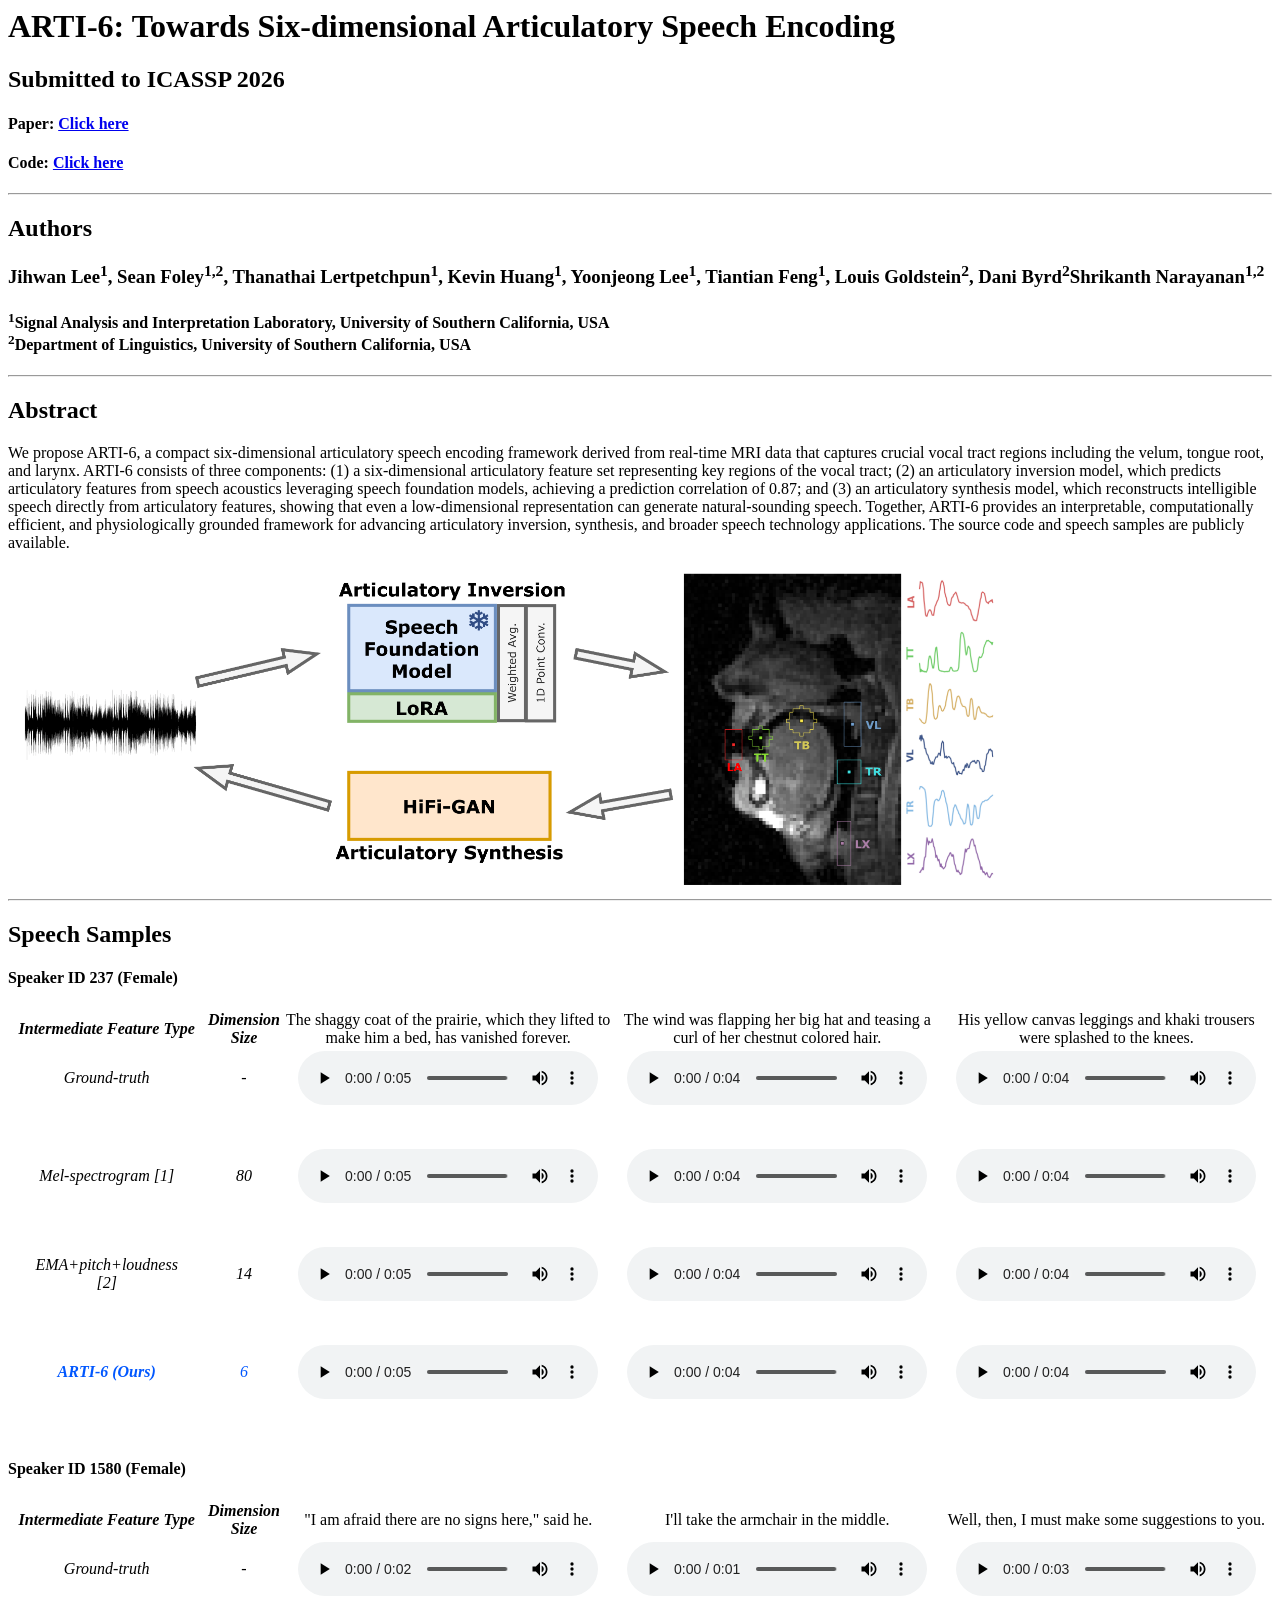
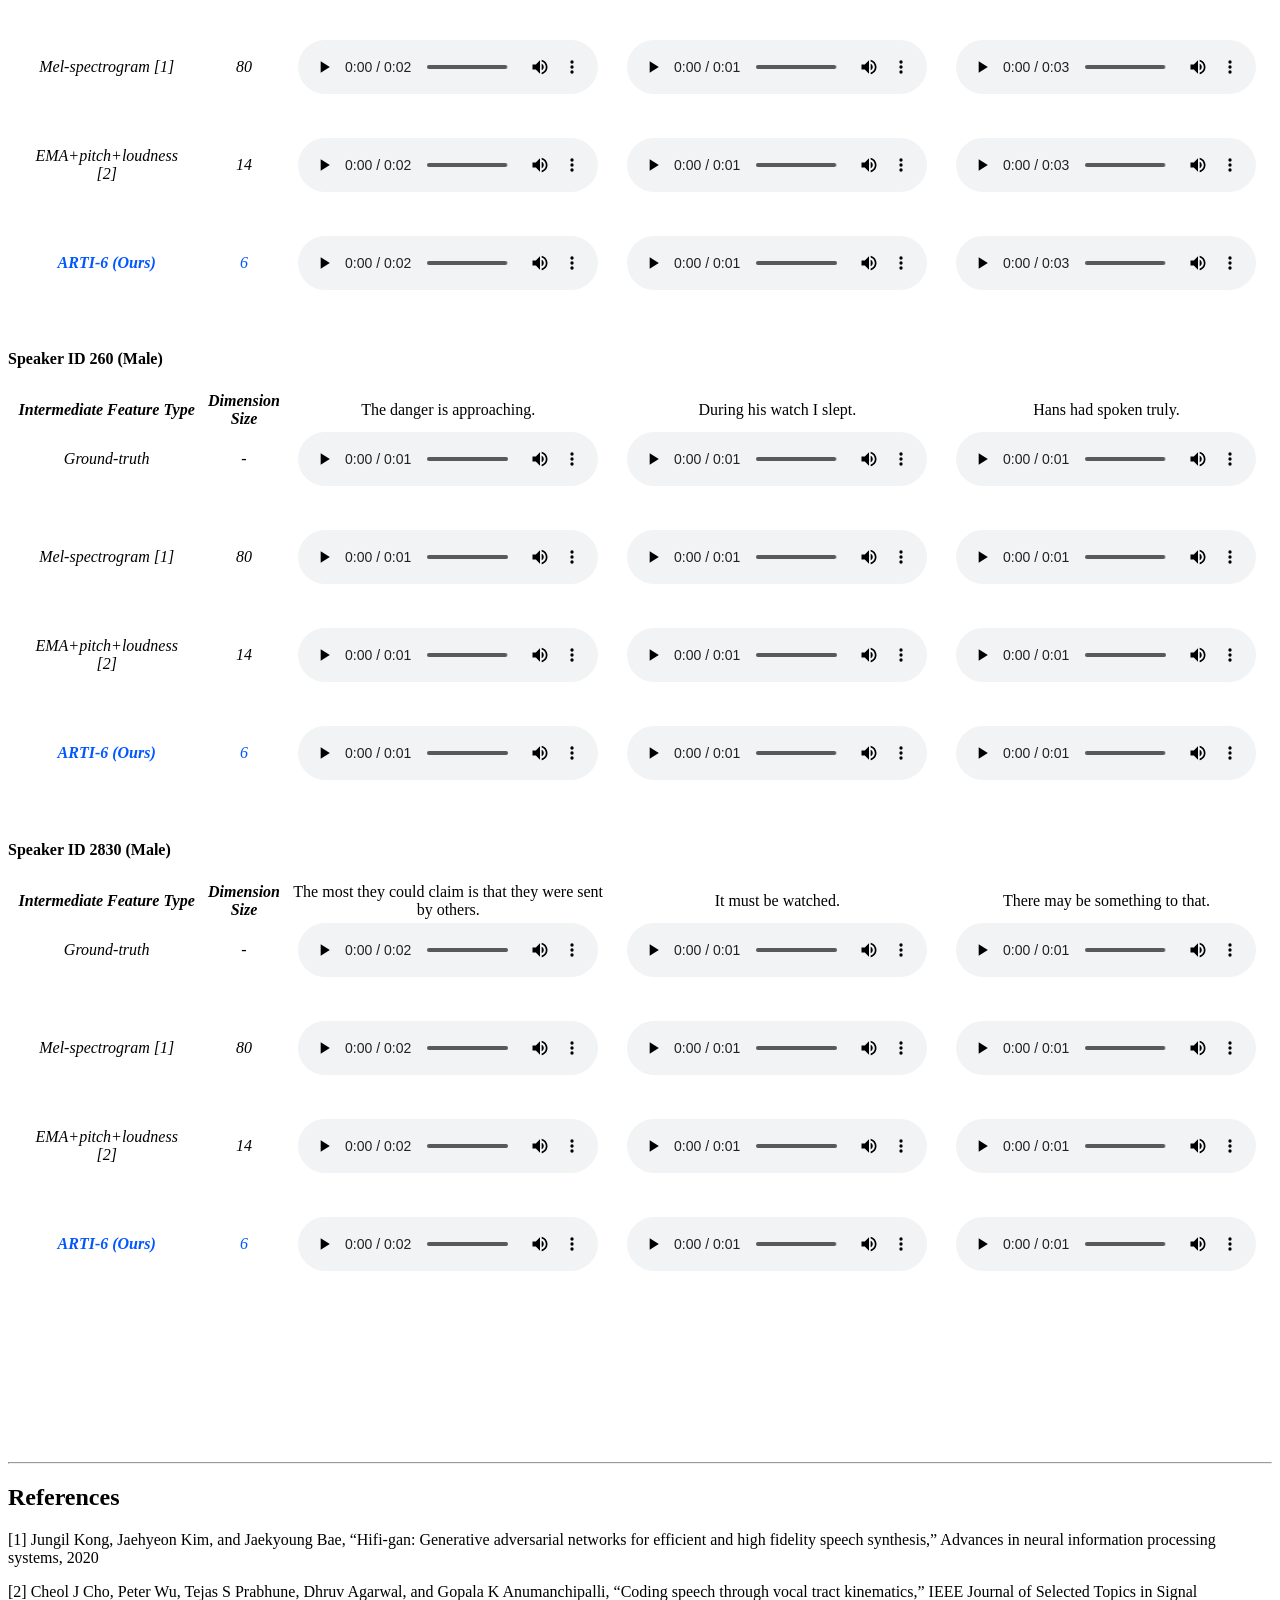
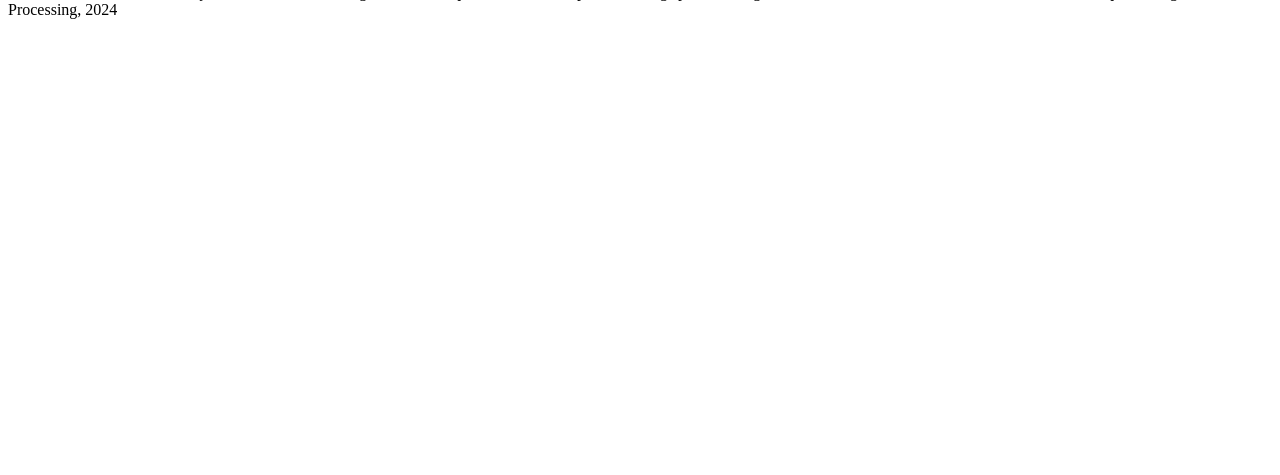
<file: external/arti-6/docs/index.html>
<script type="text/x-mathjax-config">
    MathJax.Hub.Config({
        tex2jax: { inlineMath: [['$$', '$$']], displayMath: [['$$$', '$$$']] }
    });
    </script>
    <script src="//cdn.mathjax.org/mathjax/latest/MathJax.js?config=TeX-AMS-MML_HTMLorMML">
    </script>
    <html>
    <head>
    <meta charset="UTF-8">
    <title>ARTI-6: Towards Six-dimensional Articulatory Speech Encoding</title>
    </head>
    <body>
    <h1>ARTI-6: Towards Six-dimensional Articulatory Speech Encoding</h1>
    <h2>Submitted to ICASSP 2026</h2>
        <h4>Paper: <a href="https://www.arxiv.org/abs/2509.21447">Click here</a></h4>
        <h4>Code: <a href="https://github.com/lee-jhwn/arti-6">Click here</a></h4>


    <!--link rel="stylesheet" type="text/css" href="../../stylesheet.css"-->
    <div><hr />
      
    <article>
    <!-- <h4>Paper : <a href="linktopaper">Click here</a></h4> -->
    <h2>Authors</h2>
    <h3> Jihwan Lee<sup>1</sup>, Sean Foley<sup>1,2</sup>, Thanathai Lertpetchpun<sup>1</sup>, Kevin Huang<sup>1</sup>, Yoonjeong Lee<sup>1</sup>, Tiantian Feng<sup>1</sup>, Louis Goldstein<sup>2</sup>, Dani Byrd<sup>2</sup>Shrikanth Narayanan<sup>1,2</sup><br>
    </h3>
    <h4>
    <sup>1</sup>Signal Analysis and Interpretation Laboratory, University of Southern California, USA<br>
    <sup>2</sup>Department of Linguistics, University of Southern California, USA
    </h4>

    <hr />
    <h2>Abstract</h2>
    <p>We propose ARTI-6, a compact six-dimensional articulatory speech encoding framework derived from real-time MRI data that captures crucial vocal tract regions including the velum, tongue root, and larynx. ARTI-6 consists of three components: (1) a six-dimensional articulatory feature set representing key regions of the vocal tract; (2) an articulatory inversion model, which predicts articulatory features from speech acoustics leveraging speech foundation models, achieving a prediction correlation of 0.87; and (3) an articulatory synthesis model, which reconstructs intelligible speech directly from articulatory features, showing that even a low-dimensional representation can generate natural-sounding speech. Together, ARTI-6 provides an interpretable, computationally efficient, and physiologically grounded framework for advancing articulatory inversion, synthesis, and broader speech technology applications. The source code and speech samples are publicly available.</p>
    <img src="./src/overview_architecture.png" alt="Overview of ARTI-6", width="80%", style="text-align: center">
    <br />

    </article>
    <div><hr />
    <article>
    <h2>Speech Samples</h2>


    <h4>Speaker ID 237 (Female)</h4>
    <table>
    <tbody>
    <colgroup>
    <col style="width:10%">
    <col style="width:3%">
    <col style="width:23%">
    <col style="width:23%">
    <col style="width:23%">
    </colgroup>
    <tr>
        <td style="text-align: center"><i><b>Intermediate Feature Type</b></i></td>
        <td style="text-align: center"><i><b>Dimension Size</b></i></td>
        <td style="text-align: center">The shaggy coat of the prairie, which they lifted to make him a bed, has vanished forever.</td>
        <td style="text-align: center">The wind was flapping her big hat and teasing a curl of her chestnut colored hair.</td>
        <td style="text-align: center">His yellow canvas leggings and khaki trousers were splashed to the knees.</td>

        </tr>

        <tr>
        <td style="text-align: center;padding-right: 20px;padding-left: 20px;"><i>Ground-truth</i></td>
        <td style="text-align: center;padding-right: 20px;padding-left: 20px;"><i>-</i></td>
        <td style="text-align: center"><audio controls="controls"><source src="src/wavs/237_134493_000002_000003_gt.wav" /></audio></td>
        <td style="text-align: center"><audio controls="controls"><source src="src/wavs/237_134493_000007_000004_gt.wav" /></audio></td>
        <td style="text-align: center"><audio controls="controls"><source src="src/wavs/237_134500_000004_000008_gt.wav" /></audio></td>
        
        </tr>
        <tr><td colspan="5"> <i> <br><br></i></td></tr>

        <tr>
        <td style="text-align: center;padding-right: 20px;padding-left: 20px;"><i>Mel-spectrogram [1]</i></td>
        <td style="text-align: center;padding-right: 20px;padding-left: 20px;"><i>80</i></td>
        <td style="text-align: center"><audio controls="controls"><source src="src/wavs/237_134493_000002_000003_mel.wav" /></audio></td>
        <td style="text-align: center"><audio controls="controls"><source src="src/wavs/237_134493_000007_000004_mel.wav" /></audio></td>
        <td style="text-align: center"><audio controls="controls"><source src="src/wavs/237_134500_000004_000008_mel.wav" /></audio></td>
        
        </tr>
    <tr><td colspan="5"> <i> <br><br></i></td></tr>

    <tr>
    <td style="text-align: center;padding-right: 20px;padding-left: 20px;"><i>EMA+pitch+loudness [2]</i></td>
    <td style="text-align: center;padding-right: 20px;padding-left: 20px;"><i>14</i></td>
    <td style="text-align: center"><audio controls="controls"><source src="src/wavs/237_134493_000002_000003_ema.wav" /></audio></td>
    <td style="text-align: center"><audio controls="controls"><source src="src/wavs/237_134493_000007_000004_ema.wav" /></audio></td>
    <td style="text-align: center"><audio controls="controls"><source src="src/wavs/237_134500_000004_000008_ema.wav" /></audio></td>

    </tr>

</tr>
<tr><td colspan="5"> <i> <br><br></i></td></tr>

<tr>
<td style="text-align: center;padding-right: 20px;padding-left: 20px;color:#0057FF;"><b><i>ARTI-6 (Ours)</i></b></td>
<td style="text-align: center;padding-right: 20px;padding-left: 20px;color:#0057FF;"><i>6</i></td>
<td style="text-align: center"><audio controls="controls"><source src="src/wavs/237_134493_000002_000003_arti6.wav" /></audio></td>
<td style="text-align: center"><audio controls="controls"><source src="src/wavs/237_134493_000007_000004_arti6.wav" /></audio></td>
<td style="text-align: center"><audio controls="controls"><source src="src/wavs/237_134500_000004_000008_arti6.wav" /></audio></td>

</tr>


</tr>

</tr>
    </tbody>
    </table>
    <br />
    <br />

       <h4>Speaker ID 1580 (Female)</h4>
    <table>
    <tbody>
    <colgroup>
    <col style="width:10%">
    <col style="width:3%">
    <col style="width:23%">
    <col style="width:23%">
    <col style="width:23%">
    </colgroup>
    <tr>
        <td style="text-align: center"><i><b>Intermediate Feature Type</b></i></td>
        <td style="text-align: center"><i><b>Dimension Size</b></i></td>
        <td style="text-align: center">"I am afraid there are no signs here," said he.</td>
        <td style="text-align: center">I'll take the armchair in the middle.</td>
        <td style="text-align: center">Well, then, I must make some suggestions to you.</td>

        </tr>

        <tr>
        <td style="text-align: center;padding-right: 20px;padding-left: 20px;"><i>Ground-truth</i></td>
        <td style="text-align: center;padding-right: 20px;padding-left: 20px;"><i>-</i></td>
        <td style="text-align: center"><audio controls="controls"><source src="src/wavs/1580_141083_000045_000000_gt.wav" /></audio></td>
        <td style="text-align: center"><audio controls="controls"><source src="src/wavs/1580_141084_000050_000004_gt.wav" /></audio></td>
        <td style="text-align: center"><audio controls="controls"><source src="src/wavs/1580_141084_000057_000000_gt.wav" /></audio></td>
        
        </tr>
        <tr><td colspan="5"> <i> <br><br></i></td></tr>

        <tr>
        <td style="text-align: center;padding-right: 20px;padding-left: 20px;"><i>Mel-spectrogram [1]</i></td>
        <td style="text-align: center;padding-right: 20px;padding-left: 20px;"><i>80</i></td>
        <td style="text-align: center"><audio controls="controls"><source src="src/wavs/1580_141083_000045_000000_mel.wav" /></audio></td>
        <td style="text-align: center"><audio controls="controls"><source src="src/wavs/1580_141084_000050_000004_mel.wav" /></audio></td>
        <td style="text-align: center"><audio controls="controls"><source src="src/wavs/1580_141084_000057_000000_mel.wav" /></audio></td>
        
        </tr>
    <tr><td colspan="5"> <i> <br><br></i></td></tr>

    <tr>
    <td style="text-align: center;padding-right: 20px;padding-left: 20px;"><i>EMA+pitch+loudness [2]</i></td>
    <td style="text-align: center;padding-right: 20px;padding-left: 20px;"><i>14</i></td>
    <td style="text-align: center"><audio controls="controls"><source src="src/wavs/1580_141083_000045_000000_ema.wav" /></audio></td>
    <td style="text-align: center"><audio controls="controls"><source src="src/wavs/1580_141084_000050_000004_ema.wav" /></audio></td>
    <td style="text-align: center"><audio controls="controls"><source src="src/wavs/1580_141084_000057_000000_ema.wav" /></audio></td>

    </tr>

</tr>
<tr><td colspan="5"> <i> <br><br></i></td></tr>

<tr>
<td style="text-align: center;padding-right: 20px;padding-left: 20px;color:#0057FF;"><b><i>ARTI-6 (Ours)</i></b></td>
<td style="text-align: center;padding-right: 20px;padding-left: 20px;color:#0057FF;"><i>6</i></td>
<td style="text-align: center"><audio controls="controls"><source src="src/wavs/1580_141083_000045_000000_arti6.wav" /></audio></td>
<td style="text-align: center"><audio controls="controls"><source src="src/wavs/1580_141084_000050_000004_arti6.wav" /></audio></td>
<td style="text-align: center"><audio controls="controls"><source src="src/wavs/1580_141084_000057_000000_arti6.wav" /></audio></td>

</tr>


</tr>

</tr>
    </tbody>
    </table>

     <br />
    <br />

       <h4>Speaker ID 260 (Male)</h4>
    <table>
    <tbody>
    <colgroup>
    <col style="width:10%">
    <col style="width:3%">
    <col style="width:23%">
    <col style="width:23%">
    <col style="width:23%">
    </colgroup>
    <tr>
        <td style="text-align: center"><i><b>Intermediate Feature Type</b></i></td>
        <td style="text-align: center"><i><b>Dimension Size</b></i></td>
        <td style="text-align: center">The danger is approaching.</td>
        <td style="text-align: center">During his watch I slept.</td>
        <td style="text-align: center">Hans had spoken truly.</td>

        </tr>

        <tr>
        <td style="text-align: center;padding-right: 20px;padding-left: 20px;"><i>Ground-truth</i></td>
        <td style="text-align: center;padding-right: 20px;padding-left: 20px;"><i>-</i></td>
        <td style="text-align: center"><audio controls="controls"><source src="src/wavs/260_123286_000036_000001_gt.wav" /></audio></td>
        <td style="text-align: center"><audio controls="controls"><source src="src/wavs/260_123286_000037_000003_gt.wav" /></audio></td>
        <td style="text-align: center"><audio controls="controls"><source src="src/wavs/260_123286_000057_000000_gt.wav" /></audio></td>
        
        </tr>
        <tr><td colspan="5"> <i> <br><br></i></td></tr>

        <tr>
        <td style="text-align: center;padding-right: 20px;padding-left: 20px;"><i>Mel-spectrogram [1]</i></td>
        <td style="text-align: center;padding-right: 20px;padding-left: 20px;"><i>80</i></td>
        <td style="text-align: center"><audio controls="controls"><source src="src/wavs/260_123286_000036_000001_mel.wav" /></audio></td>
        <td style="text-align: center"><audio controls="controls"><source src="src/wavs/260_123286_000037_000003_mel.wav" /></audio></td>
        <td style="text-align: center"><audio controls="controls"><source src="src/wavs/260_123286_000057_000000_mel.wav" /></audio></td>
        
        </tr>
    <tr><td colspan="5"> <i> <br><br></i></td></tr>

    <tr>
    <td style="text-align: center;padding-right: 20px;padding-left: 20px;"><i>EMA+pitch+loudness [2]</i></td>
    <td style="text-align: center;padding-right: 20px;padding-left: 20px;"><i>14</i></td>
    <td style="text-align: center"><audio controls="controls"><source src="src/wavs/260_123286_000036_000001_ema.wav" /></audio></td>
    <td style="text-align: center"><audio controls="controls"><source src="src/wavs/260_123286_000037_000003_ema.wav" /></audio></td>
    <td style="text-align: center"><audio controls="controls"><source src="src/wavs/260_123286_000057_000000_ema.wav" /></audio></td>

    </tr>

</tr>
<tr><td colspan="5"> <i> <br><br></i></td></tr>

<tr>
<td style="text-align: center;padding-right: 20px;padding-left: 20px;color:#0057FF;"><b><i>ARTI-6 (Ours)</i></b></td>
<td style="text-align: center;padding-right: 20px;padding-left: 20px;color:#0057FF;"><i>6</i></td>
<td style="text-align: center"><audio controls="controls"><source src="src/wavs/260_123286_000036_000001_arti6.wav" /></audio></td>
<td style="text-align: center"><audio controls="controls"><source src="src/wavs/260_123286_000037_000003_arti6.wav" /></audio></td>
<td style="text-align: center"><audio controls="controls"><source src="src/wavs/260_123286_000057_000000_arti6.wav" /></audio></td>

</tr>


</tr>

</tr>
    </tbody>
    </table>


     <br />
    <br />

       <h4>Speaker ID 2830 (Male)</h4>
    <table>
    <tbody>
    <colgroup>
    <col style="width:10%">
    <col style="width:3%">
    <col style="width:23%">
    <col style="width:23%">
    <col style="width:23%">
    </colgroup>
    <tr>
        <td style="text-align: center"><i><b>Intermediate Feature Type</b></i></td>
        <td style="text-align: center"><i><b>Dimension Size</b></i></td>
        <td style="text-align: center">The most they could claim is that they were sent by others.</td>
        <td style="text-align: center">It must be watched.</td>
        <td style="text-align: center">There may be something to that.</td>

        </tr>

        <tr>
        <td style="text-align: center;padding-right: 20px;padding-left: 20px;"><i>Ground-truth</i></td>
        <td style="text-align: center;padding-right: 20px;padding-left: 20px;"><i>-</i></td>
        <td style="text-align: center"><audio controls="controls"><source src="src/wavs/2830_3980_000026_000005_gt.wav" /></audio></td>
        <td style="text-align: center"><audio controls="controls"><source src="src/wavs/2830_3980_000096_000001_gt.wav" /></audio></td>
        <td style="text-align: center"><audio controls="controls"><source src="src/wavs/2830_3980_000100_000001_gt.wav" /></audio></td>
        
        </tr>
        <tr><td colspan="5"> <i> <br><br></i></td></tr>

        <tr>
        <td style="text-align: center;padding-right: 20px;padding-left: 20px;"><i>Mel-spectrogram [1]</i></td>
        <td style="text-align: center;padding-right: 20px;padding-left: 20px;"><i>80</i></td>
        <td style="text-align: center"><audio controls="controls"><source src="src/wavs/2830_3980_000026_000005_mel.wav" /></audio></td>
        <td style="text-align: center"><audio controls="controls"><source src="src/wavs/2830_3980_000096_000001_mel.wav" /></audio></td>
        <td style="text-align: center"><audio controls="controls"><source src="src/wavs/2830_3980_000100_000001_mel.wav" /></audio></td>
        
        </tr>
    <tr><td colspan="5"> <i> <br><br></i></td></tr>

    <tr>
    <td style="text-align: center;padding-right: 20px;padding-left: 20px;"><i>EMA+pitch+loudness [2]</i></td>
    <td style="text-align: center;padding-right: 20px;padding-left: 20px;"><i>14</i></td>
    <td style="text-align: center"><audio controls="controls"><source src="src/wavs/2830_3980_000026_000005_ema.wav" /></audio></td>
    <td style="text-align: center"><audio controls="controls"><source src="src/wavs/2830_3980_000096_000001_ema.wav" /></audio></td>
    <td style="text-align: center"><audio controls="controls"><source src="src/wavs/2830_3980_000100_000001_ema.wav" /></audio></td>

    </tr>

</tr>
<tr><td colspan="5"> <i> <br><br></i></td></tr>

<tr>
<td style="text-align: center;padding-right: 20px;padding-left: 20px;color:#0057FF;"><b><i>ARTI-6 (Ours)</i></b></td>
<td style="text-align: center;padding-right: 20px;padding-left: 20px;color:#0057FF;"><i>6</i></td>
<td style="text-align: center"><audio controls="controls"><source src="src/wavs/2830_3980_000026_000005_arti6.wav" /></audio></td>
<td style="text-align: center"><audio controls="controls"><source src="src/wavs/2830_3980_000096_000001_arti6.wav" /></audio></td>
<td style="text-align: center"><audio controls="controls"><source src="src/wavs/2830_3980_000100_000001_arti6.wav" /></audio></td>

</tr>


</tr>

</tr>
    </tbody>
    </table>
    <br />
    <br />
    <br />
    <br />
    <br />
    <br />
    <br />
    <br />
    <br />
    <br />
    <div><hr />

<h2>References</h2>
   
        <p>[1] Jungil Kong, Jaehyeon Kim, and Jaekyoung Bae, “Hifi-gan: Generative adversarial networks for efficient and high fidelity speech synthesis,” Advances in neural information processing systems, 2020</p>
        <p>[2] Cheol J Cho, Peter Wu, Tejas S Prabhune, Dhruv Agarwal, and Gopala K Anumanchipalli, “Coding speech through vocal tract kinematics,” IEEE Journal of Selected Topics in Signal Processing, 2024</p>
        <br />

        <br />

    <br />
    <br />
    <br />
    <br />
    <br />

   


    
    <br><br><br><br><br><br><br><br>
    
    

    <br />
    

    
  
    
    <br><br><br><br><br><br><br><br>
    
    
    </article>
    </div>
    </body>
    </html>
</file>
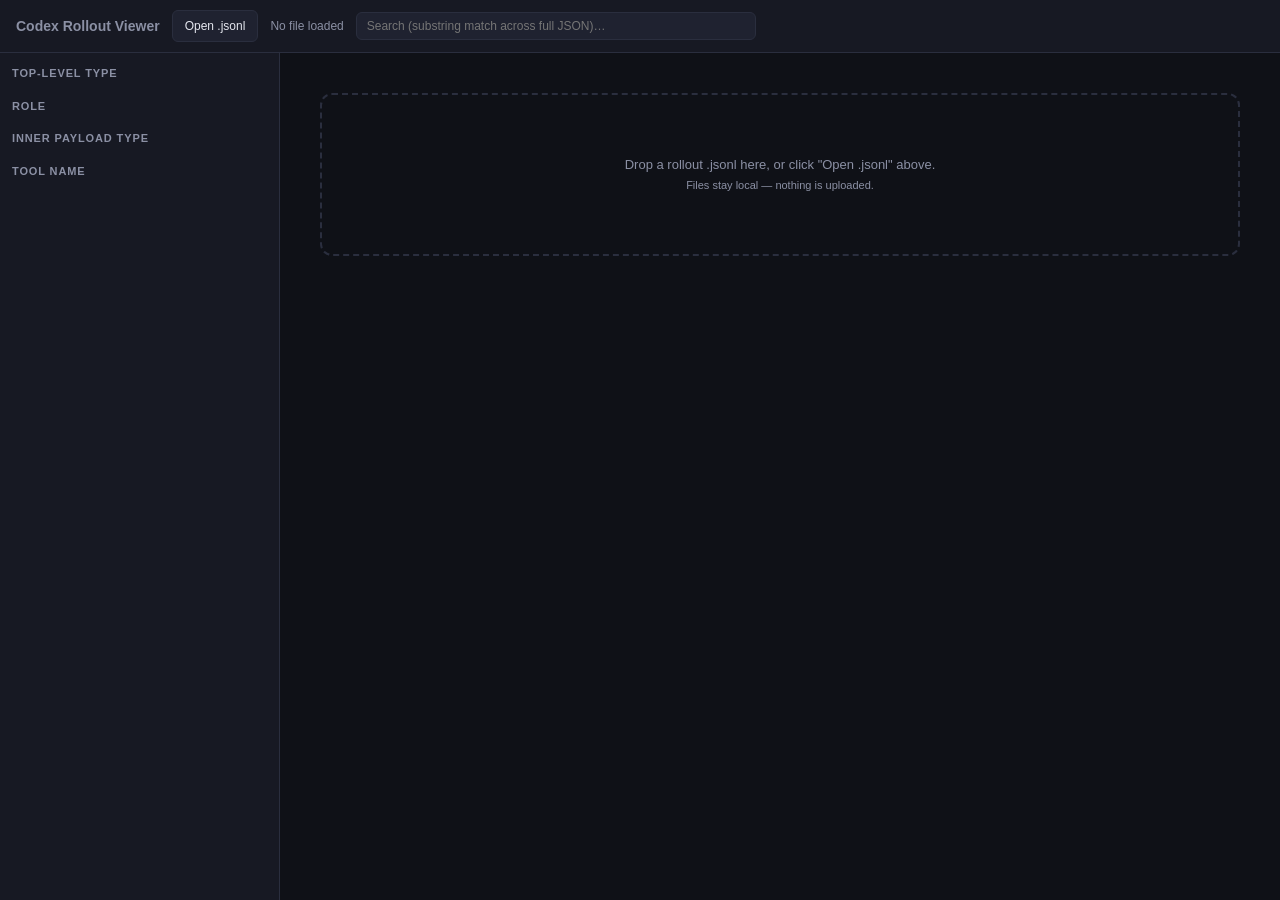
<file: external/trellis/.trellis/workspace/taosu/rollout-viewer.html>
<!doctype html>
<html lang="zh">
<head>
<meta charset="utf-8" />
<title>Codex Rollout Viewer</title>
<style>
  :root {
    --bg: #0f1117;
    --panel: #171923;
    --panel-2: #1f2230;
    --border: #2a2e3e;
    --fg: #e4e6ee;
    --fg-dim: #8b90a4;
    --accent: #7aa2f7;
    --accent-2: #9ece6a;
    --warn: #e0af68;
    --err: #f7768e;
    --tool: #bb9af7;
    --user: #9ece6a;
    --assistant: #7aa2f7;
    --system: #e0af68;
  }
  * { box-sizing: border-box; }
  html, body { height: 100%; margin: 0; }
  body {
    background: var(--bg); color: var(--fg);
    font: 13px/1.5 -apple-system, BlinkMacSystemFont, "Segoe UI", "Helvetica Neue", sans-serif;
    display: grid; grid-template-columns: 280px 1fr; grid-template-rows: auto 1fr;
    grid-template-areas: "header header" "sidebar main";
    height: 100vh;
  }
  header {
    grid-area: header;
    padding: 10px 16px; border-bottom: 1px solid var(--border);
    background: var(--panel);
    display: flex; gap: 12px; align-items: center;
  }
  header h1 { font-size: 14px; font-weight: 600; margin: 0; color: var(--fg-dim); }
  header .stat { color: var(--fg-dim); font-size: 12px; }
  header .stat b { color: var(--fg); }
  header input[type="file"] { display: none; }
  header label.btn, header button {
    background: var(--panel-2); color: var(--fg); border: 1px solid var(--border);
    padding: 6px 12px; border-radius: 6px; cursor: pointer; font-size: 12px;
  }
  header label.btn:hover, header button:hover { border-color: var(--accent); }
  header input[type="search"] {
    flex: 1; max-width: 400px; padding: 6px 10px;
    background: var(--panel-2); color: var(--fg); border: 1px solid var(--border); border-radius: 6px;
    font-size: 12px;
  }
  aside {
    grid-area: sidebar;
    background: var(--panel); border-right: 1px solid var(--border);
    overflow-y: auto; padding: 12px;
  }
  aside h2 {
    font-size: 11px; text-transform: uppercase; letter-spacing: 0.08em;
    color: var(--fg-dim); margin: 16px 0 6px; font-weight: 600;
  }
  aside h2:first-child { margin-top: 0; }
  .filter {
    display: flex; justify-content: space-between; align-items: center;
    padding: 5px 8px; border-radius: 4px; cursor: pointer;
    font-size: 12px; user-select: none;
  }
  .filter:hover { background: var(--panel-2); }
  .filter.active { background: var(--panel-2); color: var(--accent); }
  .filter .count { color: var(--fg-dim); font-variant-numeric: tabular-nums; }
  main {
    grid-area: main; overflow-y: auto;
  }
  #dropzone {
    padding: 60px; text-align: center; color: var(--fg-dim);
    border: 2px dashed var(--border); margin: 40px; border-radius: 12px;
  }
  #dropzone.drag { border-color: var(--accent); color: var(--accent); }
  .event {
    border-bottom: 1px solid var(--border);
    padding: 8px 16px;
  }
  .event-head {
    display: flex; align-items: center; gap: 10px; cursor: pointer;
    font-size: 12px;
  }
  .event-head .line { color: var(--fg-dim); font-variant-numeric: tabular-nums; min-width: 48px; }
  .event-head .type {
    font-family: ui-monospace, SFMono-Regular, Menlo, monospace;
    font-size: 11px; padding: 1px 6px; border-radius: 3px; background: var(--panel-2);
    color: var(--accent);
  }
  .event-head .role { font-size: 11px; padding: 1px 6px; border-radius: 3px; font-weight: 600; }
  .role-user { background: rgba(158, 206, 106, 0.15); color: var(--user); }
  .role-assistant { background: rgba(122, 162, 247, 0.15); color: var(--assistant); }
  .role-system, .role-tool { background: rgba(224, 175, 104, 0.15); color: var(--system); }
  .event-head .preview {
    flex: 1; color: var(--fg-dim); white-space: nowrap; overflow: hidden; text-overflow: ellipsis;
    font-family: ui-monospace, SFMono-Regular, Menlo, monospace;
  }
  .event-body {
    display: none; padding: 8px 0 8px 58px; margin-top: 6px;
  }
  .event.open .event-body { display: block; }
  .event.open .event-head { font-weight: 500; }
  .event-body .text {
    background: var(--panel-2); padding: 10px 12px; border-radius: 6px;
    white-space: pre-wrap; word-break: break-word; margin-bottom: 8px;
    font-family: ui-monospace, SFMono-Regular, Menlo, monospace; font-size: 12px;
    max-height: 600px; overflow-y: auto;
  }
  .event-body .text.user { border-left: 3px solid var(--user); }
  .event-body .text.assistant { border-left: 3px solid var(--assistant); }
  .event-body .text.tool { border-left: 3px solid var(--tool); }
  .event-body .meta { color: var(--fg-dim); font-size: 11px; margin-bottom: 4px; }
  .event-body details { margin-top: 6px; }
  .event-body details summary { color: var(--fg-dim); cursor: pointer; font-size: 11px; padding: 2px 0; }
  .event-body details pre {
    background: var(--panel-2); padding: 10px 12px; border-radius: 6px; margin: 4px 0 0;
    white-space: pre-wrap; word-break: break-word;
    font-family: ui-monospace, SFMono-Regular, Menlo, monospace; font-size: 11px;
    max-height: 500px; overflow: auto; color: var(--fg-dim);
  }
  .tool-call {
    background: rgba(187, 154, 247, 0.08); border-left: 3px solid var(--tool);
    padding: 8px 12px; border-radius: 4px; margin-bottom: 6px;
  }
  .tool-call .name { color: var(--tool); font-weight: 600; font-family: ui-monospace, monospace; font-size: 12px; }
  .tool-call .args { margin-top: 4px; font-family: ui-monospace, monospace; font-size: 11px; color: var(--fg-dim); white-space: pre-wrap; }
  .mono { font-family: ui-monospace, SFMono-Regular, Menlo, monospace; }
  #controls { display: flex; gap: 8px; align-items: center; padding: 8px 16px; background: var(--panel); border-bottom: 1px solid var(--border); }
  #controls button { background: transparent; color: var(--fg-dim); border: 1px solid var(--border); padding: 4px 10px; border-radius: 4px; cursor: pointer; font-size: 11px; }
  #controls button:hover { color: var(--fg); border-color: var(--accent); }
  .hidden { display: none !important; }
</style>
</head>
<body>
<header>
  <h1>Codex Rollout Viewer</h1>
  <label class="btn">
    Open .jsonl
    <input type="file" id="file" accept=".jsonl,.ndjson,.json,text/*" />
  </label>
  <span class="stat" id="stats">No file loaded</span>
  <input type="search" id="search" placeholder="Search (substring match across full JSON)…" />
</header>

<aside>
  <h2>Top-level type</h2>
  <div id="types"></div>
  <h2>Role</h2>
  <div id="roles"></div>
  <h2>Inner payload type</h2>
  <div id="ptypes"></div>
  <h2>Tool name</h2>
  <div id="tools"></div>
</aside>

<main>
  <div id="dropzone">Drop a rollout .jsonl here, or click "Open .jsonl" above.<br><span style="font-size:11px">Files stay local — nothing is uploaded.</span></div>
  <div id="controls" class="hidden">
    <button id="expandAll">Expand all</button>
    <button id="collapseAll">Collapse all</button>
    <span class="stat" id="showing"></span>
  </div>
  <div id="events"></div>
</main>

<script>
const $ = (id) => document.getElementById(id);
let events = [];
let filters = { types: new Set(), roles: new Set(), ptypes: new Set(), tools: new Set(), q: "" };

function getRole(e) {
  return e.role || e.payload?.role || e._raw?.role || null;
}
function getInnerType(e) {
  return e.payload?.type || e.content?.[0]?.type || null;
}
function getToolName(e) {
  // Codex response_item shapes
  if (e.payload?.name) return e.payload.name;
  if (e.payload?.call?.name) return e.payload.call.name;
  if (e.name && typeof e.name === 'string' && (e.type||'').toLowerCase().includes('tool')) return e.name;
  // local_shell_call / function_call patterns
  if (e.payload?.type === 'function_call' && e.payload?.name) return e.payload.name;
  if (e.type === 'local_shell_call') return 'shell';
  return null;
}
function firstText(e) {
  const c = e.payload?.content || e.content;
  if (Array.isArray(c)) {
    for (const item of c) {
      if (typeof item === 'string') return item;
      if (item?.text) return item.text;
      if (item?.content) return typeof item.content === 'string' ? item.content : JSON.stringify(item.content);
    }
  }
  if (typeof e.payload?.text === 'string') return e.payload.text;
  if (typeof e.text === 'string') return e.text;
  if (typeof e.payload?.arguments === 'string') return e.payload.arguments;
  if (typeof e.payload?.output === 'string') return e.payload.output;
  return null;
}

function buildFilters() {
  const typeCount = {}, roleCount = {}, ptypeCount = {}, toolCount = {};
  for (const e of events) {
    const t = e.type || '(none)'; typeCount[t] = (typeCount[t]||0)+1;
    const r = getRole(e); if (r) roleCount[r] = (roleCount[r]||0)+1;
    const pt = getInnerType(e); if (pt) ptypeCount[pt] = (ptypeCount[pt]||0)+1;
    const tn = getToolName(e); if (tn) toolCount[tn] = (toolCount[tn]||0)+1;
  }
  renderFilterGroup($('types'), typeCount, filters.types);
  renderFilterGroup($('roles'), roleCount, filters.roles);
  renderFilterGroup($('ptypes'), ptypeCount, filters.ptypes);
  renderFilterGroup($('tools'), toolCount, filters.tools);
}

function renderFilterGroup(container, counts, active) {
  container.innerHTML = '';
  const entries = Object.entries(counts).sort((a,b)=>b[1]-a[1]);
  for (const [k,v] of entries) {
    const div = document.createElement('div');
    div.className = 'filter' + (active.has(k) ? ' active' : '');
    div.innerHTML = `<span>${escapeHtml(k)}</span><span class="count">${v}</span>`;
    div.onclick = () => {
      if (active.has(k)) active.delete(k); else active.add(k);
      buildFilters(); renderEvents();
    };
    container.appendChild(div);
  }
}

function escapeHtml(s) {
  return String(s).replace(/[&<>"']/g, c => ({'&':'&amp;','<':'&lt;','>':'&gt;','"':'&quot;',"'":'&#39;'}[c]));
}

function matches(e) {
  if (filters.types.size && !filters.types.has(e.type || '(none)')) return false;
  if (filters.roles.size) { const r = getRole(e); if (!r || !filters.roles.has(r)) return false; }
  if (filters.ptypes.size) { const pt = getInnerType(e); if (!pt || !filters.ptypes.has(pt)) return false; }
  if (filters.tools.size) { const tn = getToolName(e); if (!tn || !filters.tools.has(tn)) return false; }
  if (filters.q) {
    const raw = e._raw || JSON.stringify(e);
    if (!raw.toLowerCase().includes(filters.q.toLowerCase())) return false;
  }
  return true;
}

function renderEvents() {
  const container = $('events');
  container.innerHTML = '';
  let shown = 0;
  const frag = document.createDocumentFragment();
  for (let i = 0; i < events.length; i++) {
    const e = events[i];
    if (!matches(e)) continue;
    shown++;
    const role = getRole(e);
    const pt = getInnerType(e);
    const tn = getToolName(e);
    const text = firstText(e);
    const preview = tn
      ? `[${tn}] ${(text||'').slice(0,200).replace(/\n/g,' ')}`
      : (text || JSON.stringify(e).slice(0, 200)).replace(/\n/g,' ');

    const div = document.createElement('div');
    div.className = 'event';
    div.innerHTML = `
      <div class="event-head">
        <span class="line">#${e._line}</span>
        <span class="type">${escapeHtml(e.type||'?')}${pt && pt !== e.type ? ' / '+escapeHtml(pt) : ''}</span>
        ${role ? `<span class="role role-${escapeHtml(role)}">${escapeHtml(role)}</span>` : ''}
        ${tn ? `<span class="type" style="color:var(--tool)">${escapeHtml(tn)}</span>` : ''}
        <span class="preview">${escapeHtml(preview)}</span>
      </div>
      <div class="event-body"></div>
    `;
    const head = div.querySelector('.event-head');
    const body = div.querySelector('.event-body');
    head.onclick = () => {
      div.classList.toggle('open');
      if (div.classList.contains('open') && !body.dataset.rendered) {
        body.innerHTML = renderBody(e, text, tn, role);
        body.dataset.rendered = '1';
      }
    };
    frag.appendChild(div);
  }
  container.appendChild(frag);
  $('showing').textContent = `showing ${shown} / ${events.length}`;
}

function renderBody(e, text, tn, role) {
  let html = '';
  if (e.timestamp) html += `<div class="meta">timestamp: ${escapeHtml(e.timestamp)}</div>`;
  if (tn) {
    const args = e.payload?.arguments || e.payload?.command || e.payload?.call?.arguments;
    html += `<div class="tool-call"><div class="name">${escapeHtml(tn)}</div>`;
    if (args) html += `<div class="args">${escapeHtml(typeof args === 'string' ? args : JSON.stringify(args, null, 2))}</div>`;
    html += `</div>`;
  }
  if (text) {
    html += `<div class="text ${role||'assistant'}">${escapeHtml(text)}</div>`;
  }
  html += `<details><summary>Full JSON</summary><pre>${escapeHtml(JSON.stringify(e, (k,v)=>k==='_raw'||k==='_line'?undefined:v, 2))}</pre></details>`;
  return html;
}

function loadText(text, name) {
  events = [];
  const lines = text.split('\n');
  for (let i = 0; i < lines.length; i++) {
    const line = lines[i].trim();
    if (!line) continue;
    try {
      const obj = JSON.parse(line);
      obj._line = i + 1;
      obj._raw = line;
      events.push(obj);
    } catch (err) {
      events.push({ _line: i + 1, _raw: line, type: '(parse-error)', error: err.message, text: line.slice(0,500) });
    }
  }
  $('stats').innerHTML = `<b>${escapeHtml(name)}</b> · ${events.length} events`;
  $('dropzone').classList.add('hidden');
  $('controls').classList.remove('hidden');
  buildFilters();
  renderEvents();
}

$('file').addEventListener('change', async (ev) => {
  const f = ev.target.files[0]; if (!f) return;
  loadText(await f.text(), f.name);
});

const dz = $('dropzone');
['dragenter','dragover'].forEach(t => dz.addEventListener(t, e => { e.preventDefault(); dz.classList.add('drag'); }));
['dragleave','drop'].forEach(t => dz.addEventListener(t, e => { e.preventDefault(); dz.classList.remove('drag'); }));
document.body.addEventListener('dragover', e => e.preventDefault());
document.body.addEventListener('drop', async e => {
  e.preventDefault();
  const f = e.dataTransfer.files[0]; if (!f) return;
  loadText(await f.text(), f.name);
});

$('search').addEventListener('input', (e) => { filters.q = e.target.value; renderEvents(); });
$('expandAll').onclick = () => document.querySelectorAll('.event').forEach(el => {
  el.classList.add('open');
  const body = el.querySelector('.event-body');
  if (!body.dataset.rendered) {
    const idx = parseInt(el.querySelector('.line').textContent.slice(1)) - 1;
    const e = events.find(x => x._line === idx + 1) || events[idx];
    if (e) { body.innerHTML = renderBody(e, firstText(e), getToolName(e), getRole(e)); body.dataset.rendered = '1'; }
  }
});
$('collapseAll').onclick = () => document.querySelectorAll('.event').forEach(el => el.classList.remove('open'));
</script>
</body>
</html>
</file>
<file: docs/style.css>
:root {
    --bg-color: #0f172a;
    --text-color: #f8fafc;
    --accent-glow: rgba(99, 102, 241, 0.2);
    --card-bg: rgba(30, 41, 59, 0.7);
    --card-border: rgba(255, 255, 255, 0.1);
    
    --primary: #818cf8;
    --primary-hover: #6366f1;
    
    --red-tag: rgba(239, 68, 68, 0.2);
    --red-text: #fca5a5;
    
    --green-tag: rgba(34, 197, 94, 0.2);
    --green-text: #86efac;
}

* {
    box-sizing: border-box;
    margin: 0;
    padding: 0;
}

body {
    font-family: 'Inter', sans-serif;
    background-color: var(--bg-color);
    color: var(--text-color);
    line-height: 1.6;
    overflow-x: hidden;
    position: relative;
}

/* Dynamic Mesh Background */
.background-mesh {
    position: fixed;
    top: 0;
    left: 0;
    width: 100vw;
    height: 100vh;
    z-index: -1;
    background: 
        radial-gradient(circle at 15% 50%, rgba(99, 102, 241, 0.15), transparent 40%),
        radial-gradient(circle at 85% 30%, rgba(236, 72, 153, 0.15), transparent 40%);
    filter: blur(60px);
    animation: pulse 10s ease-in-out infinite alternate;
}

@keyframes pulse {
    0% { transform: scale(1); opacity: 0.8; }
    100% { transform: scale(1.1); opacity: 1; }
}

h1, h2, h3 {
    font-family: 'Outfit', sans-serif;
    font-weight: 800;
}

/* Hero Section */
.hero {
    min-height: 80vh;
    display: flex;
    align-items: center;
    justify-content: center;
    text-align: center;
    padding: 2rem;
}

.hero-content {
    max-width: 800px;
}

.badge {
    display: inline-block;
    padding: 0.5rem 1rem;
    background: rgba(255, 255, 255, 0.05);
    border: 1px solid var(--card-border);
    border-radius: 50px;
    font-size: 0.875rem;
    font-weight: 500;
    margin-bottom: 1.5rem;
    letter-spacing: 1px;
    text-transform: uppercase;
}

.hero h1 {
    font-size: clamp(3rem, 5vw, 5rem);
    line-height: 1.1;
    margin-bottom: 1.5rem;
    background: linear-gradient(to right, #fff, #94a3b8);
    -webkit-background-clip: text;
    -webkit-text-fill-color: transparent;
}

.subtitle {
    font-size: 1.25rem;
    color: #94a3b8;
    margin-bottom: 2.5rem;
    max-width: 600px;
    margin-inline: auto;
}

.hero-actions {
    display: flex;
    gap: 1rem;
    justify-content: center;
}

.btn {
    padding: 1rem 2rem;
    border-radius: 12px;
    text-decoration: none;
    font-weight: 600;
    transition: all 0.3s cubic-bezier(0.4, 0, 0.2, 1);
}

.btn.primary {
    background: var(--primary);
    color: white;
    box-shadow: 0 4px 20px rgba(99, 102, 241, 0.4);
}

.btn.primary:hover {
    background: var(--primary-hover);
    transform: translateY(-2px);
    box-shadow: 0 6px 25px rgba(99, 102, 241, 0.5);
}

.btn.secondary {
    background: rgba(255, 255, 255, 0.05);
    color: white;
    border: 1px solid var(--card-border);
}

.btn.secondary:hover {
    background: rgba(255, 255, 255, 0.1);
    transform: translateY(-2px);
}

/* Sections */
main {
    max-width: 1200px;
    margin: 0 auto;
    padding: 2rem;
}

.section-title {
    text-align: center;
    font-size: 2.5rem;
    margin-bottom: 3rem;
    color: #fff;
}

/* Pipeline Steps */
.pipeline-steps {
    display: grid;
    grid-template-columns: repeat(auto-fit, minmax(300px, 1fr));
    gap: 2rem;
    margin-bottom: 6rem;
}

.step-card {
    background: var(--card-bg);
    border: 1px solid var(--card-border);
    border-radius: 24px;
    padding: 2.5rem;
    backdrop-filter: blur(20px);
    -webkit-backdrop-filter: blur(20px);
    transition: transform 0.3s ease, box-shadow 0.3s ease;
}

.step-card:hover {
    transform: translateY(-5px);
    box-shadow: 0 10px 40px rgba(0, 0, 0, 0.3), 0 0 0 1px rgba(255, 255, 255, 0.2);
}

.step-icon {
    width: 48px;
    height: 48px;
    background: rgba(99, 102, 241, 0.2);
    border-radius: 12px;
    display: flex;
    align-items: center;
    justify-content: center;
    font-size: 1.5rem;
    font-weight: 800;
    color: var(--primary);
    margin-bottom: 1.5rem;
}

.step-card h3 {
    font-size: 1.5rem;
    margin-bottom: 1rem;
}

.step-card p {
    color: #94a3b8;
}

/* Demo Section */
.demo-section {
    margin-bottom: 6rem;
}

.demo-container {
    display: flex;
    align-items: center;
    justify-content: center;
    gap: 2rem;
    flex-wrap: wrap;
}

.track-card {
    background: var(--card-bg);
    border: 1px solid var(--card-border);
    border-radius: 24px;
    padding: 2.5rem;
    width: 100%;
    max-width: 450px;
    backdrop-filter: blur(20px);
}

.track-header {
    margin-bottom: 1rem;
}

.tag {
    display: inline-block;
    padding: 0.25rem 0.75rem;
    border-radius: 50px;
    font-size: 0.75rem;
    font-weight: 600;
    text-transform: uppercase;
    margin-bottom: 1rem;
}

.tag-red {
    background: var(--red-tag);
    color: var(--red-text);
}

.tag-green {
    background: var(--green-tag);
    color: var(--green-text);
}

.track-card h3 {
    font-size: 1.5rem;
}

.track-desc {
    color: #94a3b8;
    margin-bottom: 2rem;
    min-height: 48px;
}

.audio-player audio {
    width: 100%;
    border-radius: 50px;
}

.demo-arrow {
    color: #94a3b8;
    animation: float 2s ease-in-out infinite;
}

@keyframes float {
    0%, 100% { transform: translateX(0); }
    50% { transform: translateX(10px); }
}

footer {
    text-align: center;
    padding: 4rem 2rem;
    color: #64748b;
    border-top: 1px solid var(--card-border);
}

footer a {
    color: var(--primary);
    text-decoration: none;
}

footer a:hover {
    text-decoration: underline;
}

@media (max-width: 900px) {
    .demo-container {
        flex-direction: column;
    }
    
    .demo-arrow {
        transform: rotate(90deg);
        margin: 1rem 0;
    }
    
    @keyframes float {
        0%, 100% { transform: translateY(0) rotate(90deg); }
        50% { transform: translateY(10px) rotate(90deg); }
    }
}
</file>
<file: archive/generated_site/site/styles.css>
:root {
  color-scheme: light;
  --bg: #f7f2ea;
  --paper: rgba(255, 255, 255, 0.76);
  --paper-strong: rgba(255, 255, 255, 0.92);
  --ink: #1c1714;
  --muted: #6e6258;
  --line: rgba(28, 23, 20, 0.11);
  --accent: #d85f3d;
  --accent-deep: #9a3e28;
  --cool: #5368d8;
  --shadow: 0 24px 80px rgba(66, 41, 27, 0.13);
}

* {
  box-sizing: border-box;
}

html {
  scroll-behavior: smooth;
}

body {
  margin: 0;
  color: var(--ink);
  background:
    radial-gradient(circle at top left, rgba(255, 190, 122, 0.42), transparent 30rem),
    radial-gradient(circle at 85% 12%, rgba(123, 223, 242, 0.22), transparent 24rem),
    linear-gradient(180deg, #fbf8f3 0%, var(--bg) 100%);
  font-family:
    Inter, ui-sans-serif, system-ui, -apple-system, BlinkMacSystemFont, "Segoe UI",
    sans-serif;
  line-height: 1.5;
}

a {
  color: inherit;
}

.shell {
  width: min(1180px, calc(100% - 40px));
  margin: 0 auto;
}

.topbar {
  display: flex;
  align-items: center;
  justify-content: space-between;
  gap: 24px;
  padding-top: 24px;
}

.brand {
  display: inline-flex;
  align-items: center;
  gap: 8px;
  color: var(--ink);
  font-weight: 800;
  letter-spacing: -0.04em;
  text-decoration: none;
}

.brand em {
  color: var(--accent);
  font-style: normal;
}

nav {
  display: flex;
  gap: 8px;
  padding: 6px;
  border: 1px solid var(--line);
  border-radius: 999px;
  background: rgba(255, 255, 255, 0.54);
  backdrop-filter: blur(12px);
}

nav a {
  border-radius: 999px;
  color: var(--muted);
  padding: 8px 12px;
  font-size: 0.92rem;
  text-decoration: none;
}

nav a:hover {
  color: var(--ink);
  background: rgba(255, 255, 255, 0.86);
}

.hero {
  display: grid;
  grid-template-columns: minmax(0, 0.96fr) minmax(360px, 0.88fr);
  gap: 34px;
  align-items: center;
  min-height: calc(100vh - 96px);
  padding: 44px 0 54px;
}

.eyebrow {
  margin: 0 0 12px;
  color: var(--accent-deep);
  font-size: 0.78rem;
  font-weight: 800;
  letter-spacing: 0.14em;
  text-transform: uppercase;
}

h1,
h2,
h3,
p {
  margin-top: 0;
}

h1 {
  max-width: 720px;
  margin-bottom: 20px;
  font-size: clamp(2.45rem, 6vw, 5.25rem);
  font-weight: 800;
  letter-spacing: -0.08em;
  line-height: 0.91;
}

h2 {
  margin-bottom: 12px;
  font-size: clamp(1.55rem, 3vw, 2.55rem);
  letter-spacing: -0.05em;
  line-height: 1;
}

h3 {
  margin-bottom: 10px;
  font-size: 1.12rem;
  letter-spacing: -0.03em;
}

.lede {
  max-width: 640px;
  margin-bottom: 26px;
  color: var(--muted);
  font-size: clamp(1.02rem, 2vw, 1.18rem);
}

.hero-actions {
  display: flex;
  flex-wrap: wrap;
  gap: 12px;
  margin-bottom: 28px;
}

.button {
  border-radius: 999px;
  padding: 12px 18px;
  font-weight: 700;
  text-decoration: none;
}

.button.primary {
  color: #fff7f2;
  background: var(--ink);
  box-shadow: 0 16px 30px rgba(28, 23, 20, 0.16);
}

.button.secondary {
  border: 1px solid var(--line);
  background: rgba(255, 255, 255, 0.7);
}

.fact-row {
  display: flex;
  flex-wrap: wrap;
  gap: 14px;
  margin: 0;
  padding: 0;
  list-style: none;
}

.fact-row li {
  min-width: 132px;
  padding: 14px 16px;
  border: 1px solid var(--line);
  border-radius: 22px;
  background: rgba(255, 255, 255, 0.58);
}

.fact-row strong,
.fact-row span {
  display: block;
}

.fact-row strong {
  margin-bottom: 2px;
  font-size: 1.08rem;
}

.fact-row span {
  color: var(--muted);
  font-size: 0.9rem;
}

.hero-visual {
  filter: drop-shadow(0 24px 50px rgba(48, 31, 21, 0.16));
}

.hero-visual svg {
  display: block;
  width: 100%;
  height: auto;
}

.visual-card {
  fill: rgba(255, 255, 255, 0.74);
  stroke: rgba(28, 23, 20, 0.08);
}

.wave {
  fill: none;
  stroke-width: 10;
  stroke-linecap: round;
}

.wave.warm {
  stroke: url(#warm);
}

.wave.cool {
  stroke: url(#cool);
}

.wave.muted {
  stroke: rgba(28, 23, 20, 0.18);
}

.node rect {
  stroke: rgba(28, 23, 20, 0.12);
}

.node.source rect {
  fill: #fff7ef;
}

.node.six rect {
  fill: #fff;
}

.node.target rect {
  fill: #f1efff;
}

.node text {
  fill: var(--ink);
  font-size: 20px;
  font-weight: 700;
  text-anchor: middle;
}

.arrow {
  stroke: var(--ink);
  stroke-width: 4;
  stroke-linecap: round;
}

.chips text {
  fill: var(--muted);
  font-size: 18px;
  font-weight: 800;
}

.overview,
.controls,
.experiment,
.listening,
.status {
  padding: 24px 0 64px;
}

.section-heading {
  max-width: 760px;
  margin-bottom: 24px;
}

.section-heading p:last-child {
  color: var(--muted);
  margin-bottom: 0;
}

.section-heading.compact {
  max-width: 620px;
}

.card-grid {
  display: grid;
  gap: 16px;
}

.three-up {
  grid-template-columns: repeat(3, minmax(0, 1fr));
}

.card,
.audio-card,
.lane,
.status-panel {
  border: 1px solid var(--line);
  background: var(--paper);
  box-shadow: var(--shadow);
  backdrop-filter: blur(16px);
}

.card {
  min-height: 196px;
  border-radius: 28px;
  padding: 22px;
}

.card span {
  display: inline-block;
  margin-bottom: 30px;
  color: var(--accent-deep);
  font-size: 0.82rem;
  font-weight: 800;
}

.card p,
.control-grid p,
.audio-card p,
.lane span {
  color: var(--muted);
}

.control-grid {
  display: grid;
  grid-template-columns: repeat(3, minmax(0, 1fr));
  gap: 14px;
}

.control-grid article {
  border: 1px solid var(--line);
  border-radius: 24px;
  padding: 18px;
  background: rgba(255, 255, 255, 0.52);
}

.control-grid strong {
  display: inline-flex;
  min-width: 42px;
  justify-content: center;
  margin-bottom: 14px;
  border-radius: 999px;
  padding: 6px 10px;
  color: white;
  background: var(--ink);
  font-size: 0.84rem;
}

.control-grid p {
  margin-bottom: 0;
}

.comparison {
  display: grid;
  grid-template-columns: minmax(0, 1fr) auto minmax(0, 1fr);
  gap: 16px;
  align-items: center;
  margin-bottom: 16px;
}

.lane {
  min-height: 206px;
  border-radius: 30px;
  padding: 24px;
}

.lane p {
  margin-bottom: 18px;
  color: var(--accent-deep);
  font-size: 0.82rem;
  font-weight: 800;
  letter-spacing: 0.12em;
  text-transform: uppercase;
}

.lane code {
  display: block;
  margin: 16px 0 14px;
  border-radius: 16px;
  padding: 12px;
  overflow-wrap: anywhere;
  background: rgba(28, 23, 20, 0.07);
}

.lane.proposed {
  border-color: rgba(83, 104, 216, 0.22);
}

.lane.proposed p {
  color: var(--cool);
}

.versus {
  display: grid;
  width: 54px;
  height: 54px;
  place-items: center;
  border: 1px solid var(--line);
  border-radius: 50%;
  color: var(--muted);
  background: rgba(255, 255, 255, 0.78);
  font-weight: 800;
}

.pipeline {
  display: grid;
  grid-template-columns: repeat(4, minmax(0, 1fr));
  gap: 12px;
}

.pipeline div {
  border: 1px solid var(--line);
  border-radius: 24px;
  padding: 18px;
  background: rgba(255, 255, 255, 0.54);
}

.pipeline span {
  display: inline-flex;
  width: 34px;
  height: 34px;
  justify-content: center;
  align-items: center;
  margin-bottom: 18px;
  border-radius: 50%;
  color: white;
  background: var(--ink);
  font-weight: 800;
}

.pipeline p {
  margin-bottom: 0;
}

.audio-grid {
  display: grid;
  grid-template-columns: repeat(2, minmax(0, 1fr));
  gap: 16px;
}

.audio-card {
  border-radius: 28px;
  padding: 22px;
}

.audio-card.accent {
  background:
    linear-gradient(135deg, rgba(255, 255, 255, 0.9), rgba(241, 239, 255, 0.9));
}

audio {
  width: 100%;
  margin-top: 8px;
}

.status-panel {
  display: grid;
  grid-template-columns: minmax(260px, 0.74fr) minmax(0, 1.26fr);
  gap: 28px;
  border-radius: 34px;
  padding: 28px;
}

.status-columns {
  display: grid;
  grid-template-columns: repeat(2, minmax(0, 1fr));
  gap: 18px;
}

.status-columns article {
  border-left: 1px solid var(--line);
  padding-left: 18px;
}

.status-columns ul {
  margin-bottom: 0;
  padding-left: 18px;
  color: var(--muted);
}

.status-columns li + li {
  margin-top: 8px;
}

.footer {
  padding-bottom: 34px;
  color: var(--muted);
  font-size: 0.92rem;
}

@media (max-width: 940px) {
  .hero,
  .status-panel {
    grid-template-columns: 1fr;
  }

  .hero {
    min-height: auto;
  }

  .three-up,
  .pipeline,
  .control-grid {
    grid-template-columns: repeat(2, minmax(0, 1fr));
  }
}

@media (max-width: 720px) {
  .topbar {
    flex-direction: column;
    align-items: flex-start;
  }

  nav {
    width: 100%;
    justify-content: space-between;
    overflow-x: auto;
  }

  .comparison,
  .audio-grid,
  .status-columns {
    grid-template-columns: 1fr;
  }

  .versus {
    margin: 0 auto;
  }
}

@media (max-width: 620px) {
  .shell {
    width: min(100% - 24px, 1180px);
  }

  .hero {
    padding-top: 28px;
  }

  .three-up,
  .pipeline,
  .control-grid {
    grid-template-columns: 1fr;
  }

  .fact-row li {
    flex: 1 1 100%;
  }

  h1 {
    font-size: clamp(2rem, 12vw, 3rem);
  }
}

@media (prefers-reduced-motion: reduce) {
  html {
    scroll-behavior: auto;
  }
}
</file>
